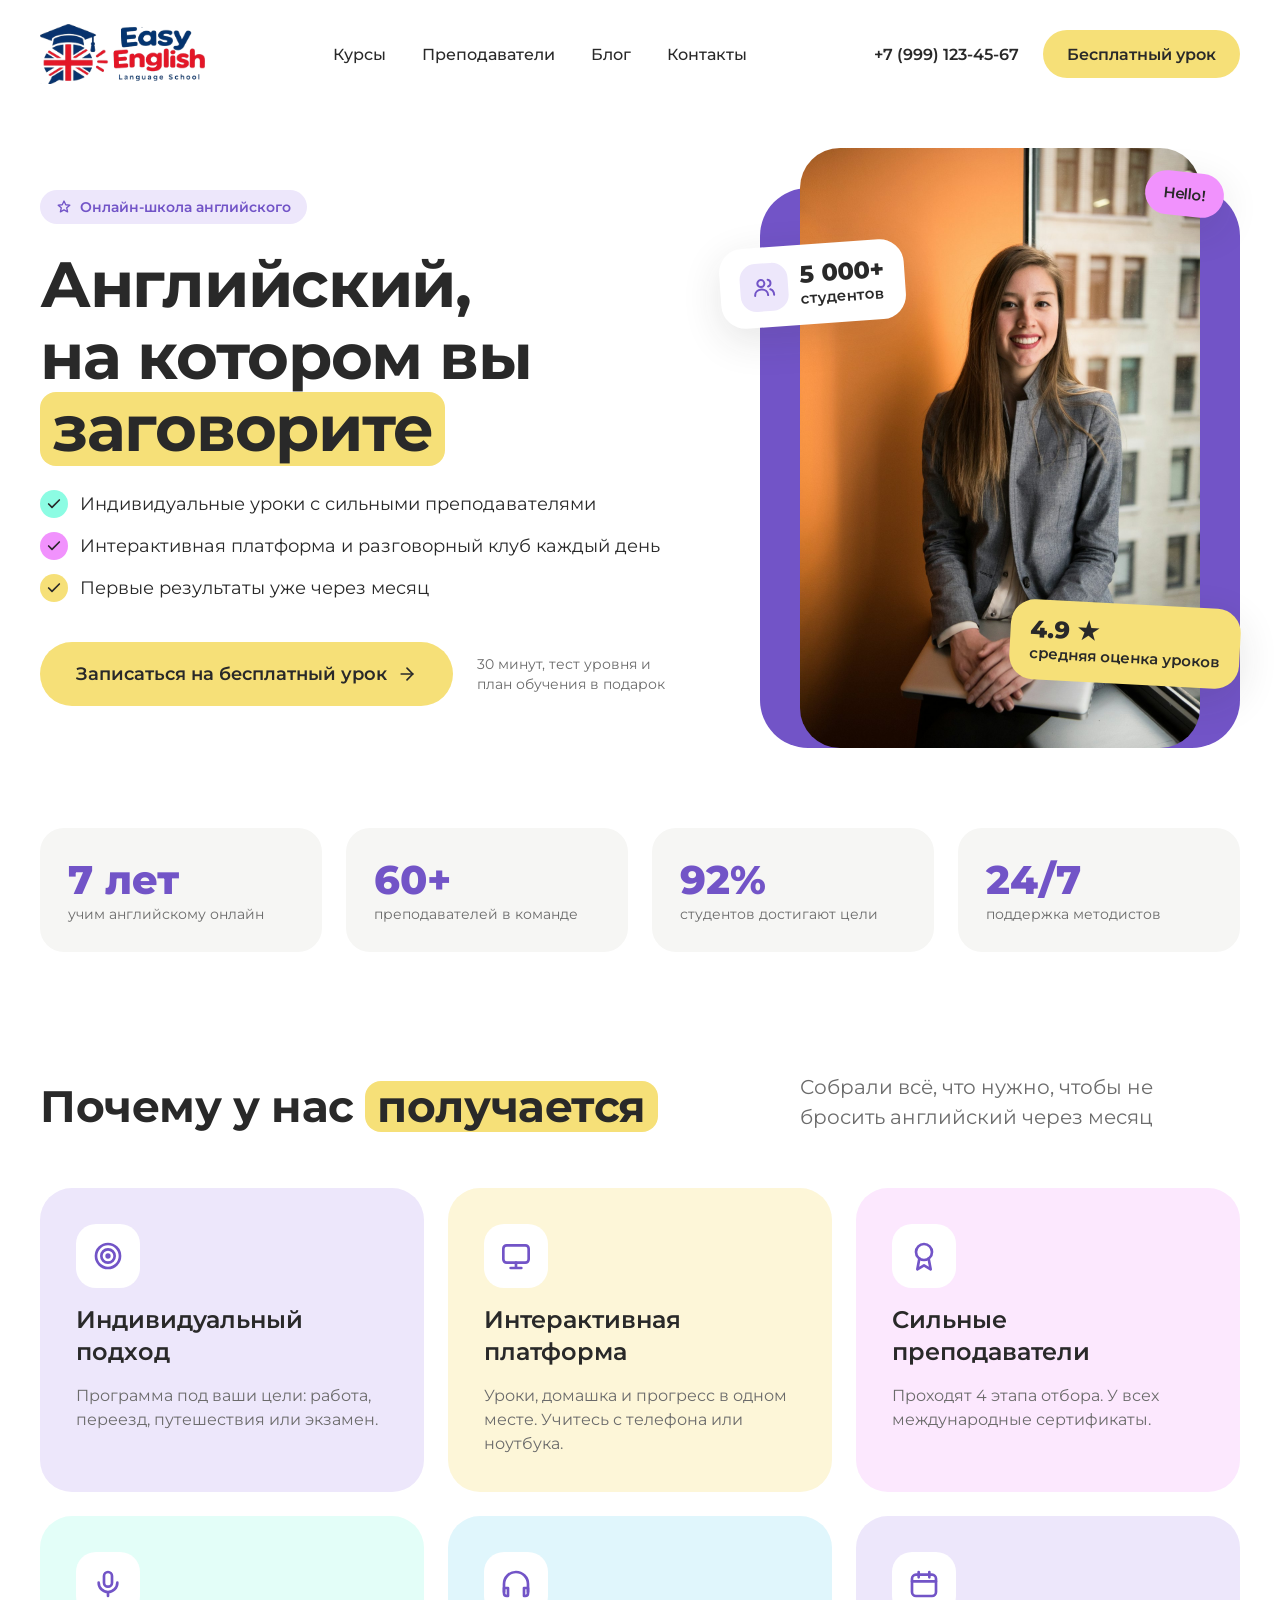
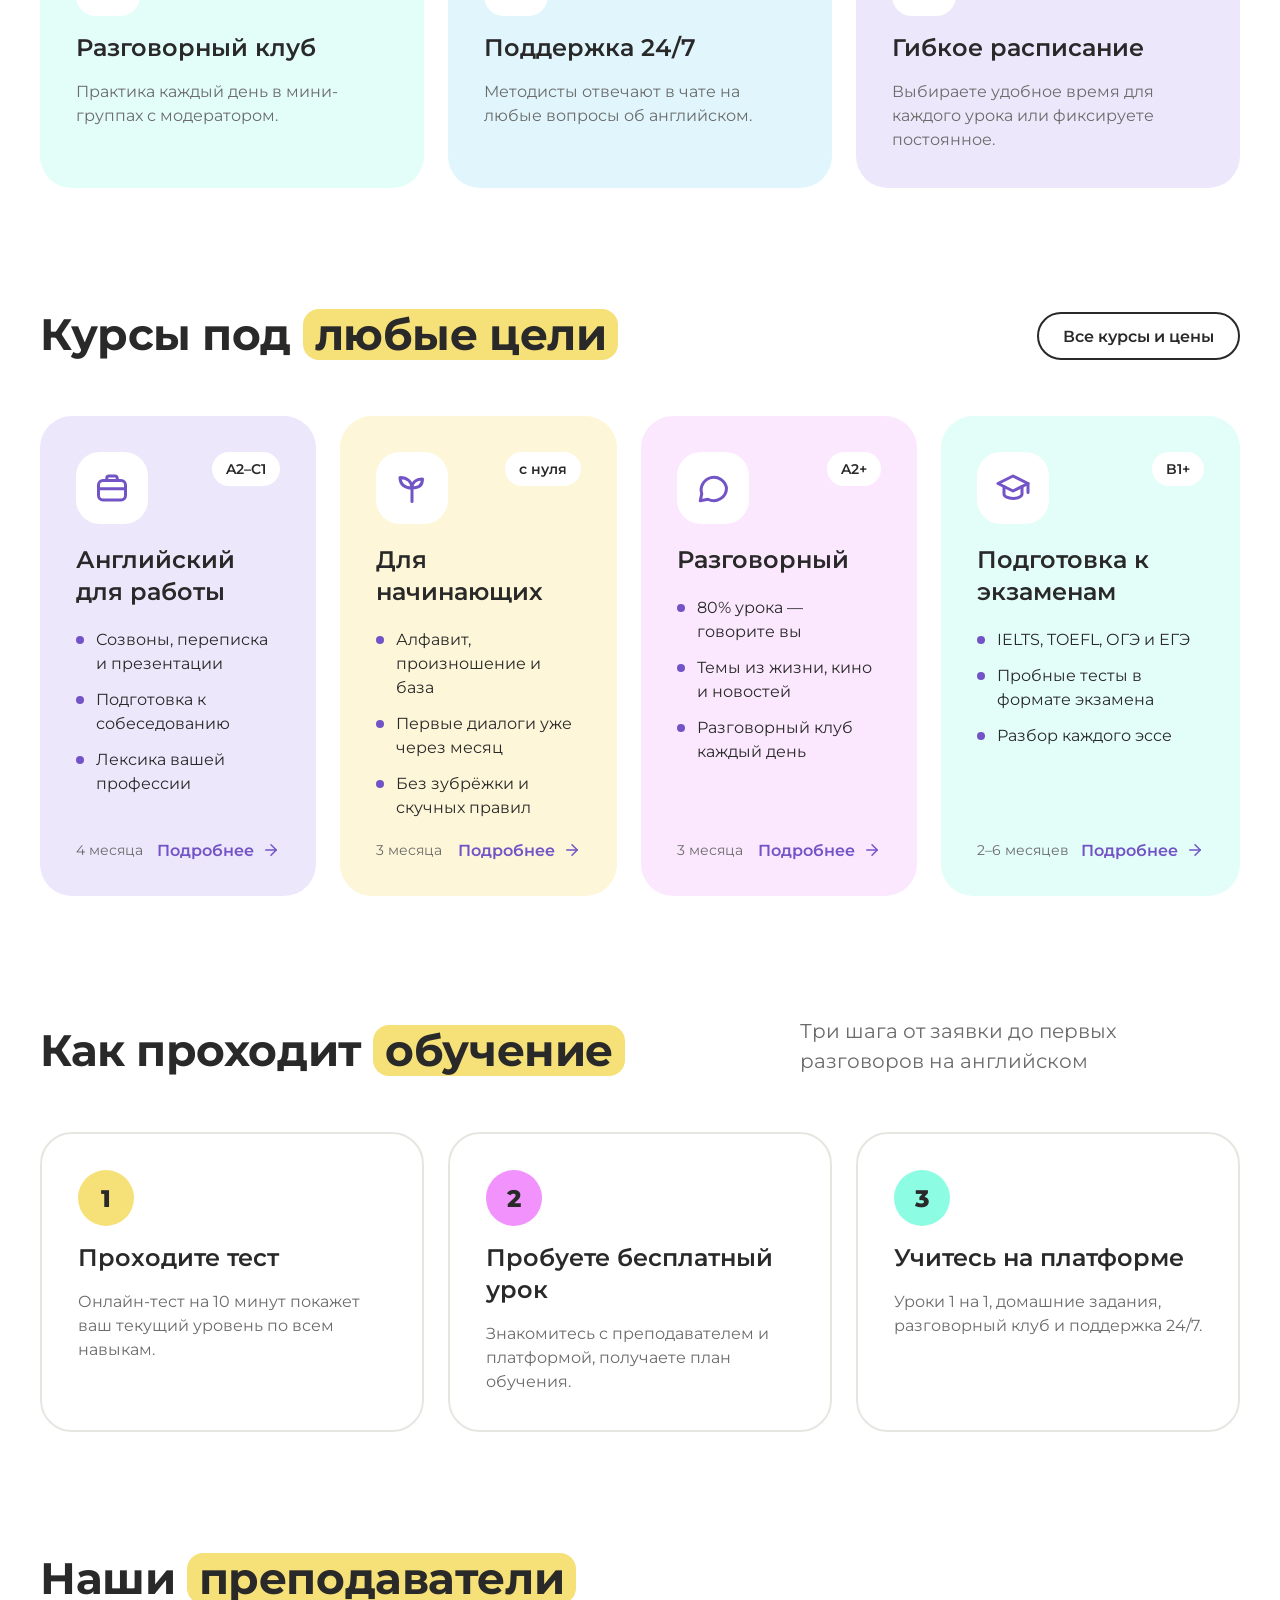
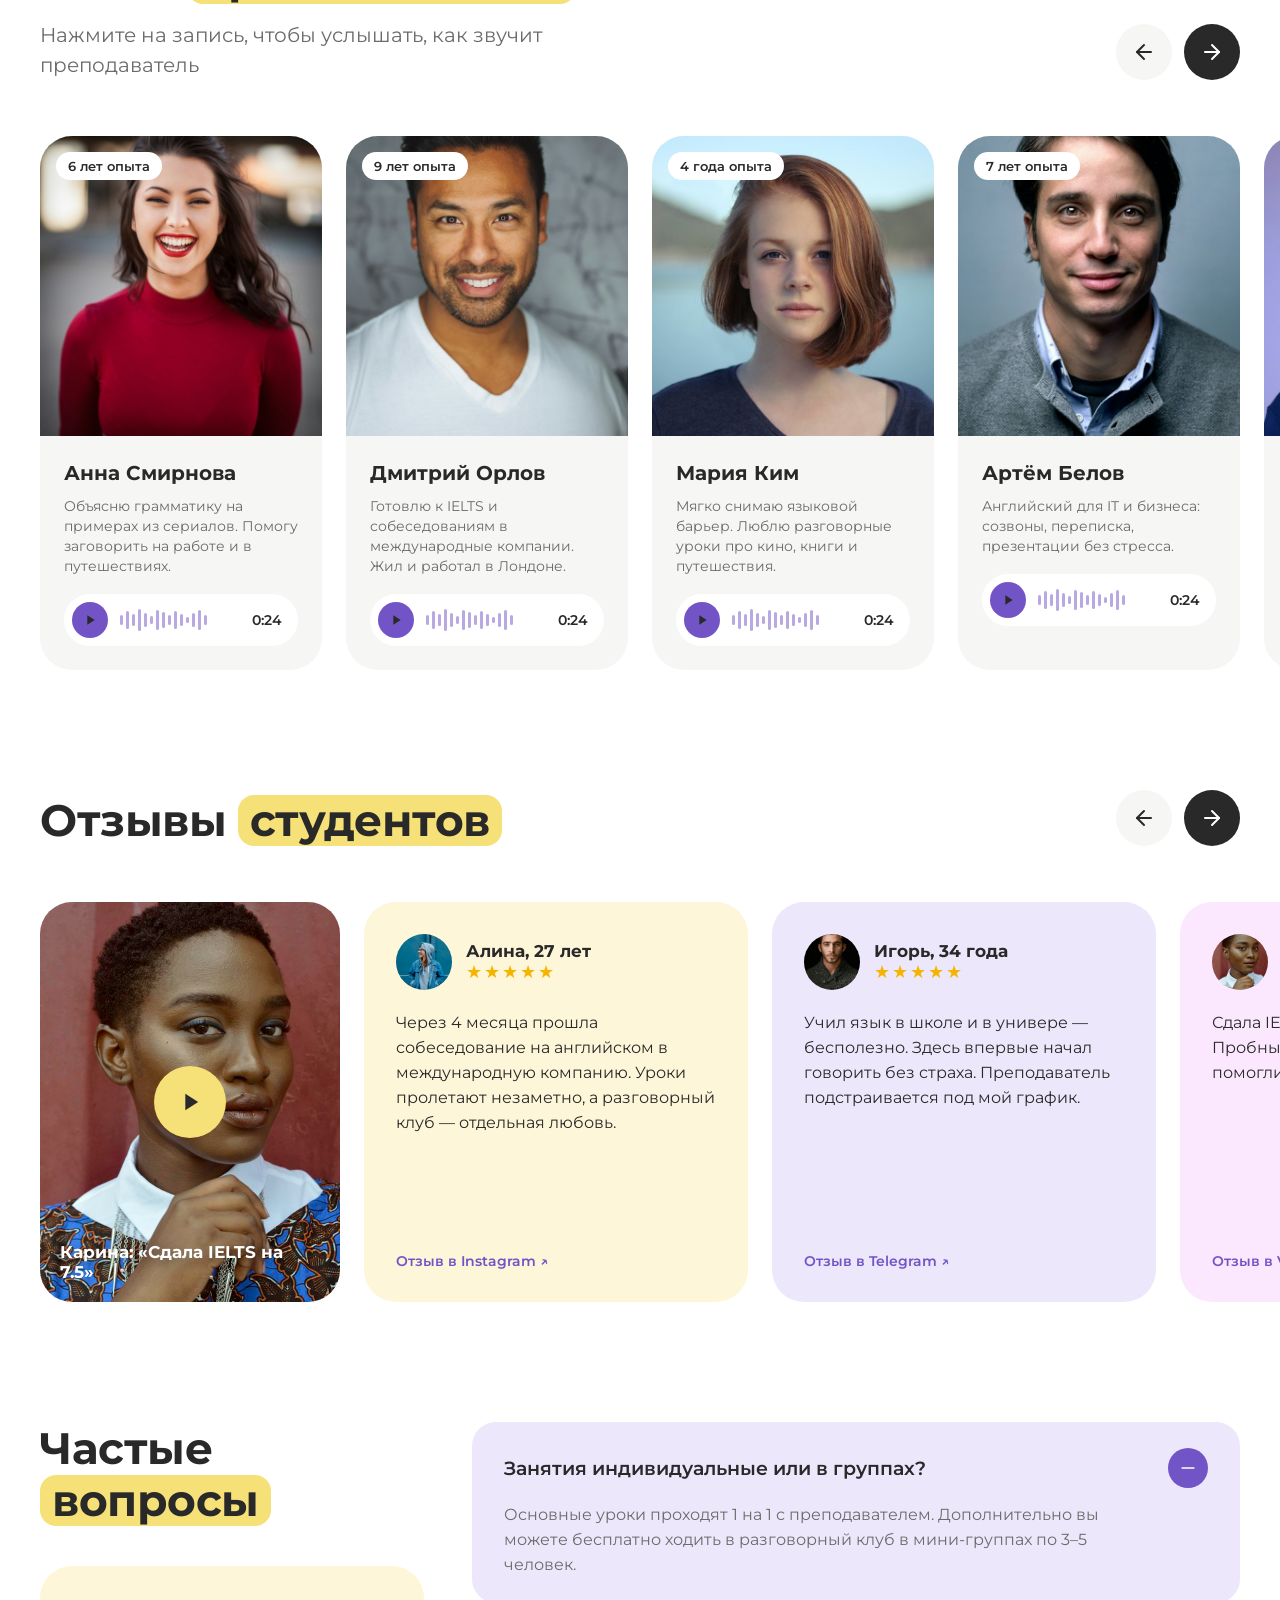
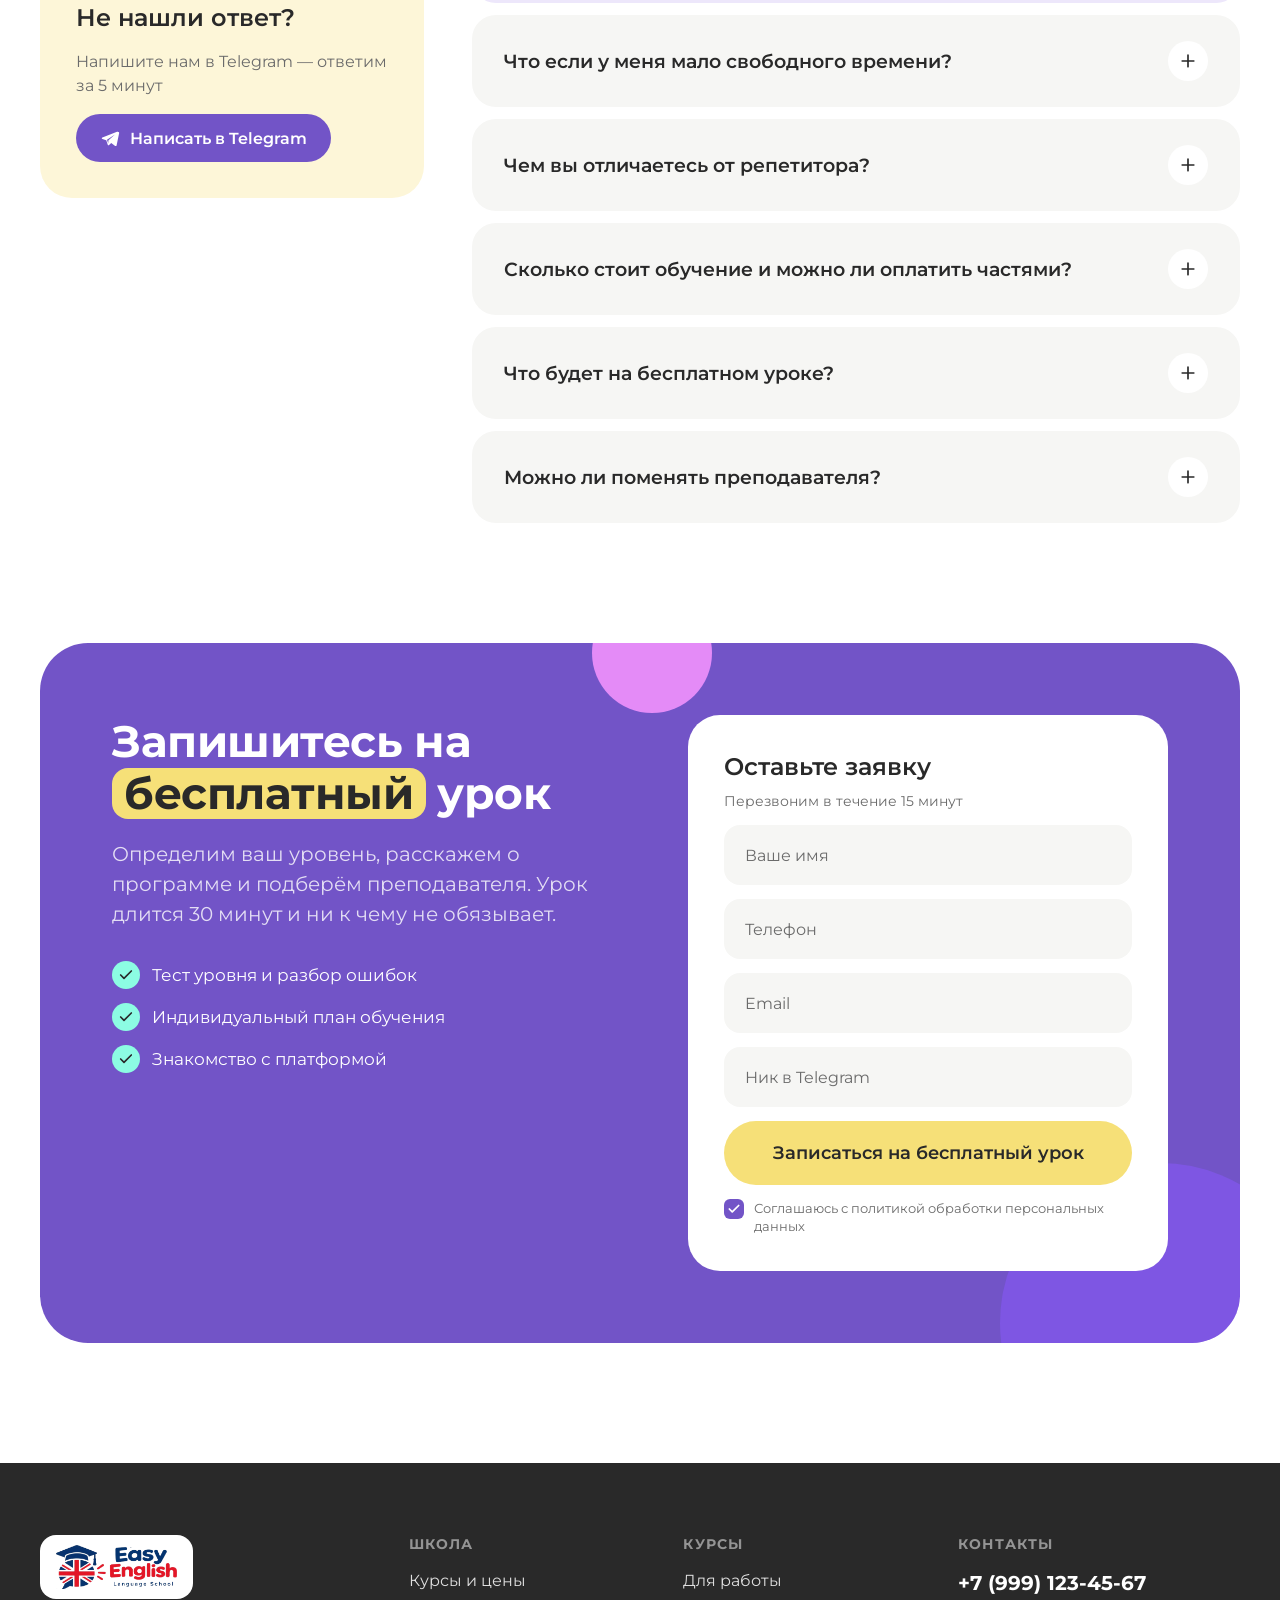
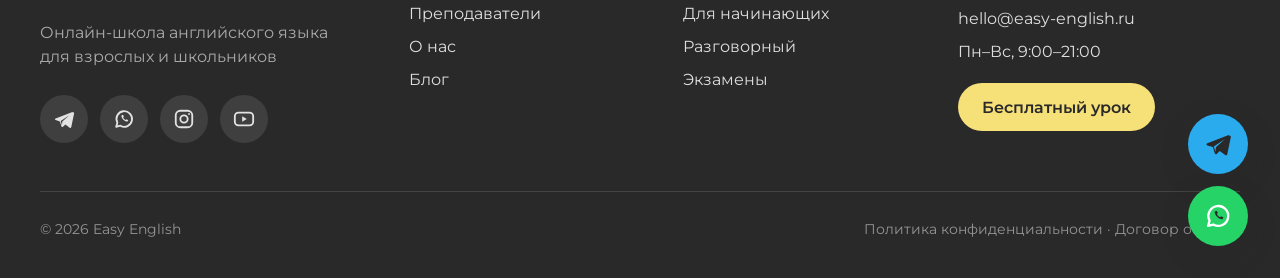
<file: index.html>
<!doctype html>
<html lang="ru">
<head>
<meta charset="utf-8">
<meta name="viewport" content="width=device-width, initial-scale=1">
<title>Главная — Easy English</title>
<link rel="preconnect" href="https://fonts.googleapis.com">
<link rel="stylesheet" href="https://fonts.googleapis.com/css2?family=Montserrat:wght@400;500;600;700;800&display=swap">
<link rel="stylesheet" href="styles.css">
</head>
<body>
<div class="page">

<header class="hdr">
  <div class="container">
    <a class="logo" href="index.html"><img class="logo-img" src="img/logo_h.png" alt="Easy English — Language School"></a>
    <nav class="nav"><a href="courses.html">Курсы</a><a href="about.html">Преподаватели</a><a href="blog.html">Блог</a><a href="#contacts">Контакты</a></nav>
    <div class="hdr-right">
      <a class="hdr-phone" href="tel:+79991234567">+7 (999) 123-45-67</a>
      <a class="btn btn-primary btn-sm" href="#lead">Бесплатный урок</a>
      <span class="burger"><svg class="icon" width="24" height="24" viewBox="0 0 24 24" fill="none" stroke="currentColor" stroke-width="2" stroke-linecap="round" stroke-linejoin="round" style="width:24px;height:24px"><path d="M4 7h16M4 12h16M4 17h16"/></svg></span>
    </div>
  </div>
</header>

<section class="hero">
  <div class="container hero-grid">
    <div>
      <span class="tag"><svg class="icon" width="16" height="16" viewBox="0 0 24 24" fill="none" stroke="currentColor" stroke-width="2" stroke-linecap="round" stroke-linejoin="round" style="width:16px;height:16px"><path d="m12 3 2.6 5.6 6.1.6-4.6 4.1 1.3 6L12 16.2 6.6 19.3l1.3-6-4.6-4.1 6.1-.6z"/></svg>Онлайн-школа английского</span>
      <h1 class="h1 hero-title">Английский, <br>на котором вы <span class="mark">заговорите</span></h1>
      <ul class="hero-points">
        <li><span class="check" style="background:var(--mint)"><svg class="icon" width="16" height="16" viewBox="0 0 24 24" fill="none" stroke="#292929" stroke-width="2.5" stroke-linecap="round" stroke-linejoin="round" style="width:16px;height:16px"><path d="M20 6 9 17l-5-5"/></svg></span>Индивидуальные уроки с сильными преподавателями</li>
        <li><span class="check" style="background:var(--pink)"><svg class="icon" width="16" height="16" viewBox="0 0 24 24" fill="none" stroke="#292929" stroke-width="2.5" stroke-linecap="round" stroke-linejoin="round" style="width:16px;height:16px"><path d="M20 6 9 17l-5-5"/></svg></span>Интерактивная платформа и разговорный клуб каждый день</li>
        <li><span class="check" style="background:var(--yellow)"><svg class="icon" width="16" height="16" viewBox="0 0 24 24" fill="none" stroke="#292929" stroke-width="2.5" stroke-linecap="round" stroke-linejoin="round" style="width:16px;height:16px"><path d="M20 6 9 17l-5-5"/></svg></span>Первые результаты уже через месяц</li>
      </ul>
      <div class="hero-cta">
        <a class="btn btn-primary" href="#lead">Записаться на бесплатный урок <svg class="icon" width="20" height="20" viewBox="0 0 24 24" fill="none" stroke="currentColor" stroke-width="2" stroke-linecap="round" stroke-linejoin="round" style="width:20px;height:20px"><path d="M5 12h14"/><path d="m12 5 7 7-7 7"/></svg></a>
        <span class="small">30 минут, тест уровня и план обучения в подарок</span>
      </div>
    </div>
    <div class="hero-visual">
      <div class="hero-blob"></div>
      <div class="hero-photo"><img src="img/hero.jpg" alt=""></div>
      <div class="sticker sticker-1"><span class="sticker-ico"><svg class="icon" width="24" height="24" viewBox="0 0 24 24" fill="none" stroke="#7254c7" stroke-width="2" stroke-linecap="round" stroke-linejoin="round" style="width:24px;height:24px"><circle cx="9" cy="8" r="3.5"/><path d="M2.5 20c0-3.6 2.9-6 6.5-6s6.5 2.4 6.5 6"/><path d="M16 4.6a3.5 3.5 0 0 1 0 6.8M18 14.3c2.1.7 3.5 2.8 3.5 5.7"/></svg></span><span><b>5 000+</b>студентов</span></div>
      <div class="sticker sticker-2"><span><b>4.9 ★</b>средняя оценка уроков</span></div>
      <div class="sticker sticker-3">Hello!</div>
    </div>
  </div>
  <div class="container">
    <div class="stats">
      <div class="stat"><b>7 лет</b><span class="small">учим английскому онлайн</span></div>
      <div class="stat"><b>60+</b><span class="small">преподавателей в команде</span></div>
      <div class="stat"><b>92%</b><span class="small">студентов достигают цели</span></div>
      <div class="stat"><b>24/7</b><span class="small">поддержка методистов</span></div>
    </div>
  </div>
</section>

<section class="section">
  <div class="container">
    <div class="section-head">
      <h2 class="h2">Почему у нас <span class="mark">получается</span></h2>
      <p class="lead">Собрали всё, что нужно, чтобы не бросить английский через месяц</p>
    </div>
    <div class="grid-3">
      
      <div class="card bg-violet">
        <span class="feat-ico"><svg class="icon" width="32" height="32" viewBox="0 0 24 24" fill="none" stroke="#7254c7" stroke-width="2" stroke-linecap="round" stroke-linejoin="round" style="width:32px;height:32px"><circle cx="12" cy="12" r="9"/><circle cx="12" cy="12" r="5"/><circle cx="12" cy="12" r="1" fill="currentColor"/></svg></span>
        <div class="h3">Индивидуальный подход</div>
        <p class="small" style="font-size:16px;line-height:24px">Программа под ваши цели: работа, переезд, путешествия или экзамен.</p>
      </div>
      <div class="card bg-yellow">
        <span class="feat-ico"><svg class="icon" width="32" height="32" viewBox="0 0 24 24" fill="none" stroke="#7254c7" stroke-width="2" stroke-linecap="round" stroke-linejoin="round" style="width:32px;height:32px"><rect x="2.5" y="4" width="19" height="13" rx="2.5"/><path d="M8 21h8M12 17v4"/></svg></span>
        <div class="h3">Интерактивная платформа</div>
        <p class="small" style="font-size:16px;line-height:24px">Уроки, домашка и прогресс в одном месте. Учитесь с телефона или ноутбука.</p>
      </div>
      <div class="card bg-pink">
        <span class="feat-ico"><svg class="icon" width="32" height="32" viewBox="0 0 24 24" fill="none" stroke="#7254c7" stroke-width="2" stroke-linecap="round" stroke-linejoin="round" style="width:32px;height:32px"><circle cx="12" cy="9" r="6"/><path d="m8.5 14-1.5 8 5-3 5 3-1.5-8"/></svg></span>
        <div class="h3">Сильные преподаватели</div>
        <p class="small" style="font-size:16px;line-height:24px">Проходят 4 этапа отбора. У всех международные сертификаты.</p>
      </div>
      <div class="card bg-mint">
        <span class="feat-ico"><svg class="icon" width="32" height="32" viewBox="0 0 24 24" fill="none" stroke="#7254c7" stroke-width="2" stroke-linecap="round" stroke-linejoin="round" style="width:32px;height:32px"><rect x="9" y="3" width="6" height="11" rx="3"/><path d="M5 11a7 7 0 0 0 14 0M12 18v3"/></svg></span>
        <div class="h3">Разговорный клуб</div>
        <p class="small" style="font-size:16px;line-height:24px">Практика каждый день в мини-группах с модератором.</p>
      </div>
      <div class="card bg-cyan">
        <span class="feat-ico"><svg class="icon" width="32" height="32" viewBox="0 0 24 24" fill="none" stroke="#7254c7" stroke-width="2" stroke-linecap="round" stroke-linejoin="round" style="width:32px;height:32px"><path d="M3 18v-6a9 9 0 0 1 18 0v6"/><path d="M21 19a2 2 0 0 1-2 2h-1v-6h3zM3 19a2 2 0 0 0 2 2h1v-6H3z"/></svg></span>
        <div class="h3">Поддержка 24/7</div>
        <p class="small" style="font-size:16px;line-height:24px">Методисты отвечают в чате на любые вопросы об английском.</p>
      </div>
      <div class="card bg-violet">
        <span class="feat-ico"><svg class="icon" width="32" height="32" viewBox="0 0 24 24" fill="none" stroke="#7254c7" stroke-width="2" stroke-linecap="round" stroke-linejoin="round" style="width:32px;height:32px"><rect x="3" y="5" width="18" height="16" rx="3"/><path d="M3 10h18M8 3v4M16 3v4"/></svg></span>
        <div class="h3">Гибкое расписание</div>
        <p class="small" style="font-size:16px;line-height:24px">Выбираете удобное время для каждого урока или фиксируете постоянное.</p>
      </div>
    </div>
  </div>
</section>

<section class="section">
  <div class="container">
    <div class="section-head">
      <h2 class="h2">Курсы под <span class="mark">любые цели</span></h2>
      <a class="btn btn-outline btn-sm hide-m" href="courses.html">Все курсы и цены</a>
    </div>
    <div class="grid-4">
      
      <div class="course bg-violet">
        <div class="course-top"><span class="course-emoji"><svg class="icon" width="36" height="36" viewBox="0 0 24 24" fill="none" stroke="#7254c7" stroke-width="2" stroke-linecap="round" stroke-linejoin="round" style="width:36px;height:36px"><rect x="3" y="7" width="18" height="13" rx="3"/><path d="M8.5 7V5.5A1.5 1.5 0 0 1 10 4h4a1.5 1.5 0 0 1 1.5 1.5V7M3 12.5h18"/></svg></span><span class="course-level">A2–C1</span></div>
        <div class="h3">Английский для работы</div>
        <ul class="bullets"><li>Созвоны, переписка и презентации</li><li>Подготовка к собеседованию</li><li>Лексика вашей профессии</li></ul>
        <div class="course-foot"><span class="small">4 месяца</span><a class="btn-text" href="courses.html">Подробнее <svg class="icon" width="18" height="18" viewBox="0 0 24 24" fill="none" stroke="currentColor" stroke-width="2" stroke-linecap="round" stroke-linejoin="round" style="width:18px;height:18px"><path d="M5 12h14"/><path d="m12 5 7 7-7 7"/></svg></a></div>
      </div>
      <div class="course bg-yellow">
        <div class="course-top"><span class="course-emoji"><svg class="icon" width="36" height="36" viewBox="0 0 24 24" fill="none" stroke="#7254c7" stroke-width="2" stroke-linecap="round" stroke-linejoin="round" style="width:36px;height:36px"><path d="M12 21v-9"/><path d="M12 12c0-4-3-7-8-7 0 4.5 3 7 8 7zM12 12c0-3.5 2.5-6 7-6 0 4-2.5 6-7 6z"/></svg></span><span class="course-level">с нуля</span></div>
        <div class="h3">Для начинающих</div>
        <ul class="bullets"><li>Алфавит, произношение и база</li><li>Первые диалоги уже через месяц</li><li>Без зубрёжки и скучных правил</li></ul>
        <div class="course-foot"><span class="small">3 месяца</span><a class="btn-text" href="courses.html">Подробнее <svg class="icon" width="18" height="18" viewBox="0 0 24 24" fill="none" stroke="currentColor" stroke-width="2" stroke-linecap="round" stroke-linejoin="round" style="width:18px;height:18px"><path d="M5 12h14"/><path d="m12 5 7 7-7 7"/></svg></a></div>
      </div>
      <div class="course bg-pink">
        <div class="course-top"><span class="course-emoji"><svg class="icon" width="36" height="36" viewBox="0 0 24 24" fill="none" stroke="#7254c7" stroke-width="2" stroke-linecap="round" stroke-linejoin="round" style="width:36px;height:36px"><path d="M21 12a8.5 8.5 0 0 1-12.4 7.5L3.5 20.5l1-4.6A8.5 8.5 0 1 1 21 12z"/></svg></span><span class="course-level">A2+</span></div>
        <div class="h3">Разговорный</div>
        <ul class="bullets"><li>80% урока — говорите вы</li><li>Темы из жизни, кино и новостей</li><li>Разговорный клуб каждый день</li></ul>
        <div class="course-foot"><span class="small">3 месяца</span><a class="btn-text" href="courses.html">Подробнее <svg class="icon" width="18" height="18" viewBox="0 0 24 24" fill="none" stroke="currentColor" stroke-width="2" stroke-linecap="round" stroke-linejoin="round" style="width:18px;height:18px"><path d="M5 12h14"/><path d="m12 5 7 7-7 7"/></svg></a></div>
      </div>
      <div class="course bg-mint">
        <div class="course-top"><span class="course-emoji"><svg class="icon" width="36" height="36" viewBox="0 0 24 24" fill="none" stroke="#7254c7" stroke-width="2" stroke-linecap="round" stroke-linejoin="round" style="width:36px;height:36px"><path d="m2 9 10-5 10 5-10 5z"/><path d="M6 11v5c0 1.7 2.7 3 6 3s6-1.3 6-3v-5M22 9v6"/></svg></span><span class="course-level">B1+</span></div>
        <div class="h3">Подготовка к экзаменам</div>
        <ul class="bullets"><li>IELTS, TOEFL, ОГЭ и ЕГЭ</li><li>Пробные тесты в формате экзамена</li><li>Разбор каждого эссе</li></ul>
        <div class="course-foot"><span class="small">2–6 месяцев</span><a class="btn-text" href="courses.html">Подробнее <svg class="icon" width="18" height="18" viewBox="0 0 24 24" fill="none" stroke="currentColor" stroke-width="2" stroke-linecap="round" stroke-linejoin="round" style="width:18px;height:18px"><path d="M5 12h14"/><path d="m12 5 7 7-7 7"/></svg></a></div>
      </div>
    </div>
  </div>
</section>

<section class="section">
  <div class="container">
    <div class="section-head">
      <h2 class="h2">Как проходит <span class="mark">обучение</span></h2>
      <p class="lead">Три шага от заявки до первых разговоров на английском</p>
    </div>
    <div class="steps">
      <div class="step"><span class="step-num">1</span><div class="h3">Проходите тест</div><p class="small" style="font-size:16px;line-height:24px">Онлайн-тест на 10 минут покажет ваш текущий уровень по всем навыкам.</p></div>
      <div class="step"><span class="step-num">2</span><div class="h3">Пробуете бесплатный урок</div><p class="small" style="font-size:16px;line-height:24px">Знакомитесь с преподавателем и платформой, получаете план обучения.</p></div>
      <div class="step"><span class="step-num">3</span><div class="h3">Учитесь на платформе</div><p class="small" style="font-size:16px;line-height:24px">Уроки 1 на 1, домашние задания, разговорный клуб и поддержка 24/7.</p></div>
    </div>
  </div>
</section>

<section class="section">
  <div class="container">
    <div class="section-head">
      <div>
        <h2 class="h2">Наши <span class="mark">преподаватели</span></h2>
        <p class="lead" style="margin-top:16px;max-width:560px">Нажмите на запись, чтобы услышать, как звучит преподаватель</p>
      </div>
      <div class="slider-nav"><span class="arrow-btn"><svg class="icon" width="24" height="24" viewBox="0 0 24 24" fill="none" stroke="currentColor" stroke-width="2" stroke-linecap="round" stroke-linejoin="round" style="width:24px;height:24px"><path d="M19 12H5"/><path d="m12 19-7-7 7-7"/></svg></span><span class="arrow-btn dark"><svg class="icon" width="24" height="24" viewBox="0 0 24 24" fill="none" stroke="#fff" stroke-width="2" stroke-linecap="round" stroke-linejoin="round" style="width:24px;height:24px"><path d="M5 12h14"/><path d="m12 5 7 7-7 7"/></svg></span></div>
    </div>
    <div class="slider-row">
<div class="teacher">
  <div class="teacher-photo"><img src="img/t1.jpg" alt=""><span class="teacher-exp">6 лет опыта</span></div>
  <div class="teacher-body">
    <div class="teacher-name">Анна Смирнова</div>
    
    <p class="small">Объясню грамматику на примерах из сериалов. Помогу заговорить на работе и в путешествиях.</p>
    <div class="audio"><span class="audio-play"><svg class="icon" width="16" height="16" viewBox="0 0 24 24" fill="none" stroke="#fff" stroke-width="2" stroke-linecap="round" stroke-linejoin="round" style="width:16px;height:16px"><path d="M8 5v14l11-7z" fill="currentColor" stroke="none"/></svg></span><span class="wave"><i style="height:10px"></i><i style="height:18px"></i><i style="height:12px"></i><i style="height:22px"></i><i style="height:14px"></i><i style="height:8px"></i><i style="height:20px"></i><i style="height:16px"></i><i style="height:10px"></i><i style="height:18px"></i><i style="height:12px"></i><i style="height:6px"></i><i style="height:14px"></i><i style="height:20px"></i><i style="height:10px"></i></span>0:24</div>
  </div>
</div>
<div class="teacher">
  <div class="teacher-photo"><img src="img/t2.jpg" alt=""><span class="teacher-exp">9 лет опыта</span></div>
  <div class="teacher-body">
    <div class="teacher-name">Дмитрий Орлов</div>
    
    <p class="small">Готовлю к IELTS и собеседованиям в международные компании. Жил и работал в Лондоне.</p>
    <div class="audio"><span class="audio-play"><svg class="icon" width="16" height="16" viewBox="0 0 24 24" fill="none" stroke="#fff" stroke-width="2" stroke-linecap="round" stroke-linejoin="round" style="width:16px;height:16px"><path d="M8 5v14l11-7z" fill="currentColor" stroke="none"/></svg></span><span class="wave"><i style="height:10px"></i><i style="height:18px"></i><i style="height:12px"></i><i style="height:22px"></i><i style="height:14px"></i><i style="height:8px"></i><i style="height:20px"></i><i style="height:16px"></i><i style="height:10px"></i><i style="height:18px"></i><i style="height:12px"></i><i style="height:6px"></i><i style="height:14px"></i><i style="height:20px"></i><i style="height:10px"></i></span>0:24</div>
  </div>
</div>
<div class="teacher">
  <div class="teacher-photo"><img src="img/t3.jpg" alt=""><span class="teacher-exp">4 года опыта</span></div>
  <div class="teacher-body">
    <div class="teacher-name">Мария Ким</div>
    
    <p class="small">Мягко снимаю языковой барьер. Люблю разговорные уроки про кино, книги и путешествия.</p>
    <div class="audio"><span class="audio-play"><svg class="icon" width="16" height="16" viewBox="0 0 24 24" fill="none" stroke="#fff" stroke-width="2" stroke-linecap="round" stroke-linejoin="round" style="width:16px;height:16px"><path d="M8 5v14l11-7z" fill="currentColor" stroke="none"/></svg></span><span class="wave"><i style="height:10px"></i><i style="height:18px"></i><i style="height:12px"></i><i style="height:22px"></i><i style="height:14px"></i><i style="height:8px"></i><i style="height:20px"></i><i style="height:16px"></i><i style="height:10px"></i><i style="height:18px"></i><i style="height:12px"></i><i style="height:6px"></i><i style="height:14px"></i><i style="height:20px"></i><i style="height:10px"></i></span>0:24</div>
  </div>
</div>
<div class="teacher">
  <div class="teacher-photo"><img src="img/t4.jpg" alt=""><span class="teacher-exp">7 лет опыта</span></div>
  <div class="teacher-body">
    <div class="teacher-name">Артём Белов</div>
    
    <p class="small">Английский для IT и бизнеса: созвоны, переписка, презентации без стресса.</p>
    <div class="audio"><span class="audio-play"><svg class="icon" width="16" height="16" viewBox="0 0 24 24" fill="none" stroke="#fff" stroke-width="2" stroke-linecap="round" stroke-linejoin="round" style="width:16px;height:16px"><path d="M8 5v14l11-7z" fill="currentColor" stroke="none"/></svg></span><span class="wave"><i style="height:10px"></i><i style="height:18px"></i><i style="height:12px"></i><i style="height:22px"></i><i style="height:14px"></i><i style="height:8px"></i><i style="height:20px"></i><i style="height:16px"></i><i style="height:10px"></i><i style="height:18px"></i><i style="height:12px"></i><i style="height:6px"></i><i style="height:14px"></i><i style="height:20px"></i><i style="height:10px"></i></span>0:24</div>
  </div>
</div>
<div class="teacher">
  <div class="teacher-photo"><img src="img/t5.jpg" alt=""><span class="teacher-exp">5 лет опыта</span></div>
  <div class="teacher-body">
    <div class="teacher-name">Елена Васильева</div>
    
    <p class="small">Занимаюсь со школьниками и взрослыми с нуля. Терпеливо и по шагам.</p>
    <div class="audio"><span class="audio-play"><svg class="icon" width="16" height="16" viewBox="0 0 24 24" fill="none" stroke="#fff" stroke-width="2" stroke-linecap="round" stroke-linejoin="round" style="width:16px;height:16px"><path d="M8 5v14l11-7z" fill="currentColor" stroke="none"/></svg></span><span class="wave"><i style="height:10px"></i><i style="height:18px"></i><i style="height:12px"></i><i style="height:22px"></i><i style="height:14px"></i><i style="height:8px"></i><i style="height:20px"></i><i style="height:16px"></i><i style="height:10px"></i><i style="height:18px"></i><i style="height:12px"></i><i style="height:6px"></i><i style="height:14px"></i><i style="height:20px"></i><i style="height:10px"></i></span>0:24</div>
  </div>
</div></div>
  </div>
</section>

<section class="section">
  <div class="container">
    <div class="section-head">
      <h2 class="h2">Отзывы <span class="mark">студентов</span></h2>
      <div class="slider-nav"><span class="arrow-btn"><svg class="icon" width="24" height="24" viewBox="0 0 24 24" fill="none" stroke="currentColor" stroke-width="2" stroke-linecap="round" stroke-linejoin="round" style="width:24px;height:24px"><path d="M19 12H5"/><path d="m12 19-7-7 7-7"/></svg></span><span class="arrow-btn dark"><svg class="icon" width="24" height="24" viewBox="0 0 24 24" fill="none" stroke="#fff" stroke-width="2" stroke-linecap="round" stroke-linejoin="round" style="width:24px;height:24px"><path d="M5 12h14"/><path d="m12 5 7 7-7 7"/></svg></span></div>
    </div>
    <div class="slider-row">
      <div class="video-review"><img src="img/r3.jpg" alt=""><span class="play"><svg class="icon" width="28" height="28" viewBox="0 0 24 24" fill="none" stroke="currentColor" stroke-width="2" stroke-linecap="round" stroke-linejoin="round" style="width:28px;height:28px"><path d="M8 5v14l11-7z" fill="currentColor" stroke="none"/></svg></span><span class="cap">Карина: «Сдала IELTS на 7.5»</span></div>
      
      <div class="review bg-yellow">
        <div class="review-head"><span class="avatar"><img src="img/r1.jpg" alt=""></span><div><div class="review-name">Алина, 27 лет</div><div class="stars">★★★★★</div></div></div>
        <p class="review-text">Через 4 месяца прошла собеседование на английском в международную компанию. Уроки пролетают незаметно, а разговорный клуб — отдельная любовь.</p>
        <a class="review-src">Отзыв в Instagram ↗</a>
      </div>
      <div class="review bg-violet">
        <div class="review-head"><span class="avatar"><img src="img/r2.jpg" alt=""></span><div><div class="review-name">Игорь, 34 года</div><div class="stars">★★★★★</div></div></div>
        <p class="review-text">Учил язык в школе и в универе — бесполезно. Здесь впервые начал говорить без страха. Преподаватель подстраивается под мой график.</p>
        <a class="review-src">Отзыв в Telegram ↗</a>
      </div>
      <div class="review bg-pink">
        <div class="review-head"><span class="avatar"><img src="img/r3.jpg" alt=""></span><div><div class="review-name">Карина, 22 года</div><div class="stars">★★★★★</div></div></div>
        <p class="review-text">Сдала IELTS на 7.5 с первого раза. Пробные тесты и разбор эссе очень помогли понять, где я теряю баллы.</p>
        <a class="review-src">Отзыв в VK ↗</a>
      </div>
    </div>
  </div>
</section>

<section class="section">
  <div class="container">
    <div class="faq-wrap">
      <div>
        <h2 class="h2">Частые <span class="mark">вопросы</span></h2>
        <div class="faq-help hide-m" style="margin-top:40px">
          <div class="h3">Не нашли ответ?</div>
          <p class="small" style="font-size:16px;line-height:24px">Напишите нам в Telegram — ответим за 5 минут</p>
          <a class="btn btn-violet btn-sm" style="align-self:flex-start"><svg class="icon" width="20" height="20" viewBox="0 0 24 24" fill="none" stroke="currentColor" stroke-width="2" stroke-linecap="round" stroke-linejoin="round" style="width:20px;height:20px"><path d="M21.2 4.3 2.9 11.4c-1 .4-1 1.5 0 1.8l4.6 1.4 1.8 5.5c.2.7 1.1.9 1.6.4l2.6-2.4 4.7 3.4c.6.5 1.5.1 1.7-.6l3.1-14.8c.2-.9-.7-1.6-1.8-1.3zm-11 10.5-.4 3.9-1.4-4.6 9.6-6.3z" fill="currentColor" stroke="none"/></svg>Написать в Telegram</a>
        </div>
      </div>
      <div class="faq">
        
        <div class="faq-item open">
          <div class="faq-q">Занятия индивидуальные или в группах?<span class="faq-toggle"><svg class="icon" width="20" height="20" viewBox="0 0 24 24" fill="none" stroke="#fff" stroke-width="2" stroke-linecap="round" stroke-linejoin="round" style="width:20px;height:20px"><path d="M5 12h14"/></svg></span></div>
          <p class="faq-a">Основные уроки проходят 1 на 1 с преподавателем. Дополнительно вы можете бесплатно ходить в разговорный клуб в мини-группах по 3–5 человек.</p>
        </div>
        <div class="faq-item">
          <div class="faq-q">Что если у меня мало свободного времени?<span class="faq-toggle"><svg class="icon" width="20" height="20" viewBox="0 0 24 24" fill="none" stroke="#292929" stroke-width="2" stroke-linecap="round" stroke-linejoin="round" style="width:20px;height:20px"><path d="M12 5v14M5 12h14"/></svg></span></div>
          
        </div>
        <div class="faq-item">
          <div class="faq-q">Чем вы отличаетесь от репетитора?<span class="faq-toggle"><svg class="icon" width="20" height="20" viewBox="0 0 24 24" fill="none" stroke="#292929" stroke-width="2" stroke-linecap="round" stroke-linejoin="round" style="width:20px;height:20px"><path d="M12 5v14M5 12h14"/></svg></span></div>
          
        </div>
        <div class="faq-item">
          <div class="faq-q">Сколько стоит обучение и можно ли оплатить частями?<span class="faq-toggle"><svg class="icon" width="20" height="20" viewBox="0 0 24 24" fill="none" stroke="#292929" stroke-width="2" stroke-linecap="round" stroke-linejoin="round" style="width:20px;height:20px"><path d="M12 5v14M5 12h14"/></svg></span></div>
          
        </div>
        <div class="faq-item">
          <div class="faq-q">Что будет на бесплатном уроке?<span class="faq-toggle"><svg class="icon" width="20" height="20" viewBox="0 0 24 24" fill="none" stroke="#292929" stroke-width="2" stroke-linecap="round" stroke-linejoin="round" style="width:20px;height:20px"><path d="M12 5v14M5 12h14"/></svg></span></div>
          
        </div>
        <div class="faq-item">
          <div class="faq-q">Можно ли поменять преподавателя?<span class="faq-toggle"><svg class="icon" width="20" height="20" viewBox="0 0 24 24" fill="none" stroke="#292929" stroke-width="2" stroke-linecap="round" stroke-linejoin="round" style="width:20px;height:20px"><path d="M12 5v14M5 12h14"/></svg></span></div>
          
        </div>
      </div>
    </div>
  </div>
</section>


<section class="section" id="lead">
  <div class="container">
    <div class="lead-box">
      <div class="deco-circle" style="width:320px;height:320px;background:#8a59ff;right:-80px;bottom:-140px;opacity:.5"></div>
      <div class="deco-circle" style="width:120px;height:120px;background:var(--pink);left:46%;top:-50px;opacity:.9"></div>
      <div style="position:relative;z-index:1">
        <h2 class="h2">Запишитесь на <span class="mark">бесплатный</span> урок</h2>
        <p class="lead" style="margin-top:20px">Определим ваш уровень, расскажем о программе и подберём преподавателя. Урок длится 30 минут и ни к чему не обязывает.</p>
        <ul class="lead-perks">
          <li><span class="check"><svg class="icon" width="16" height="16" viewBox="0 0 24 24" fill="none" stroke="#292929" stroke-width="2.5" stroke-linecap="round" stroke-linejoin="round" style="width:16px;height:16px"><path d="M20 6 9 17l-5-5"/></svg></span>Тест уровня и разбор ошибок</li>
          <li><span class="check"><svg class="icon" width="16" height="16" viewBox="0 0 24 24" fill="none" stroke="#292929" stroke-width="2.5" stroke-linecap="round" stroke-linejoin="round" style="width:16px;height:16px"><path d="M20 6 9 17l-5-5"/></svg></span>Индивидуальный план обучения</li>
          <li><span class="check"><svg class="icon" width="16" height="16" viewBox="0 0 24 24" fill="none" stroke="#292929" stroke-width="2.5" stroke-linecap="round" stroke-linejoin="round" style="width:16px;height:16px"><path d="M20 6 9 17l-5-5"/></svg></span>Знакомство с платформой</li>
        </ul>
      </div>
      <form class="form">
        <div class="h3">Оставьте заявку</div>
        <p class="small" style="margin-top:-6px">Перезвоним в течение 15 минут</p>
        <div class="field">Ваше имя</div>
        <div class="field">Телефон</div>
        <div class="field">Email</div>
        <div class="field">Ник в Telegram</div>
        <button class="btn btn-primary" type="button">Записаться на бесплатный урок</button>
        <label class="consent"><span class="box"><svg class="icon" width="14" height="14" viewBox="0 0 24 24" fill="none" stroke="#fff" stroke-width="3" stroke-linecap="round" stroke-linejoin="round" style="width:14px;height:14px"><path d="M20 6 9 17l-5-5"/></svg></span>Соглашаюсь с политикой обработки персональных данных</label>
      </form>
    </div>
  </div>
</section>

<footer class="ftr" id="contacts">
  <div class="container">
    <div class="ftr-top">
      <div class="ftr-col">
        <a class="logo logo-plate" href="index.html"><img class="logo-img" src="img/logo_h.png" alt="Easy English — Language School"></a>
        <p style="color:rgba(255,255,255,.6);max-width:300px;line-height:24px;margin-top:8px">Онлайн-школа английского языка для взрослых и школьников</p>
        <div class="socials" style="margin-top:12px">
          <a class="soc"><svg class="icon" width="22" height="22" viewBox="0 0 24 24" fill="none" stroke="currentColor" stroke-width="2" stroke-linecap="round" stroke-linejoin="round" style="width:22px;height:22px"><path d="M21.2 4.3 2.9 11.4c-1 .4-1 1.5 0 1.8l4.6 1.4 1.8 5.5c.2.7 1.1.9 1.6.4l2.6-2.4 4.7 3.4c.6.5 1.5.1 1.7-.6l3.1-14.8c.2-.9-.7-1.6-1.8-1.3zm-11 10.5-.4 3.9-1.4-4.6 9.6-6.3z" fill="currentColor" stroke="none"/></svg></a>
          <a class="soc"><svg class="icon" width="22" height="22" viewBox="0 0 24 24" fill="none" stroke="currentColor" stroke-width="2" stroke-linecap="round" stroke-linejoin="round" style="width:22px;height:22px"><path d="M3.5 20.5 4.8 16A8.5 8.5 0 1 1 8 19.3z"/><path d="M9.2 8.2c-.4 2.9 3.5 6.9 6.6 6.6l.9-1.5-2-1.1-.9.8c-1.1-.4-2.3-1.6-2.7-2.7l.8-.9-1-2z" fill="currentColor" stroke="none"/></svg></a>
          <a class="soc"><svg class="icon" width="22" height="22" viewBox="0 0 24 24" fill="none" stroke="currentColor" stroke-width="2" stroke-linecap="round" stroke-linejoin="round" style="width:22px;height:22px"><rect x="3" y="3" width="18" height="18" rx="5"/><circle cx="12" cy="12" r="4"/><circle cx="17.5" cy="6.5" r="1" fill="currentColor" stroke="none"/></svg></a>
          <a class="soc"><svg class="icon" width="22" height="22" viewBox="0 0 24 24" fill="none" stroke="currentColor" stroke-width="2" stroke-linecap="round" stroke-linejoin="round" style="width:22px;height:22px"><rect x="2" y="5" width="20" height="14" rx="4"/><path d="m10 9 5 3-5 3z" fill="currentColor" stroke="none"/></svg></a>
        </div>
      </div>
      <div class="ftr-col">
        <span class="t">Школа</span>
        <a href="courses.html">Курсы и цены</a>
        <a href="about.html">Преподаватели</a>
        <a href="about.html">О нас</a>
        <a href="blog.html">Блог</a>
      </div>
      <div class="ftr-col">
        <span class="t">Курсы</span>
        <a>Для работы</a>
        <a>Для начинающих</a>
        <a>Разговорный</a>
        <a>Экзамены</a>
      </div>
      <div class="ftr-col">
        <span class="t">Контакты</span>
        <a style="font-size:20px;font-weight:700;color:#fff">+7 (999) 123-45-67</a>
        <a>hello@easy-english.ru</a>
        <a>Пн–Вс, 9:00–21:00</a>
        <a class="btn btn-primary btn-sm" style="align-self:flex-start;margin-top:8px;color:var(--text)">Бесплатный урок</a>
      </div>
    </div>
    <div class="ftr-bottom">
      <span>© 2026 Easy English</span>
      <span>Политика конфиденциальности · Договор оферты</span>
    </div>
  </div>
</footer>
<div class="fab">
  <a class="tg"><svg class="icon" width="28" height="28" viewBox="0 0 24 24" fill="none" stroke="#fff" stroke-width="2" stroke-linecap="round" stroke-linejoin="round" style="width:28px;height:28px"><path d="M21.2 4.3 2.9 11.4c-1 .4-1 1.5 0 1.8l4.6 1.4 1.8 5.5c.2.7 1.1.9 1.6.4l2.6-2.4 4.7 3.4c.6.5 1.5.1 1.7-.6l3.1-14.8c.2-.9-.7-1.6-1.8-1.3zm-11 10.5-.4 3.9-1.4-4.6 9.6-6.3z" fill="currentColor" stroke="none"/></svg></a>
  <a class="wa"><svg class="icon" width="28" height="28" viewBox="0 0 24 24" fill="none" stroke="#fff" stroke-width="2" stroke-linecap="round" stroke-linejoin="round" style="width:28px;height:28px"><path d="M3.5 20.5 4.8 16A8.5 8.5 0 1 1 8 19.3z"/><path d="M9.2 8.2c-.4 2.9 3.5 6.9 6.6 6.6l.9-1.5-2-1.1-.9.8c-1.1-.4-2.3-1.6-2.7-2.7l.8-.9-1-2z" fill="currentColor" stroke="none"/></svg></a>
</div></div>
</body>
</html>
</file>
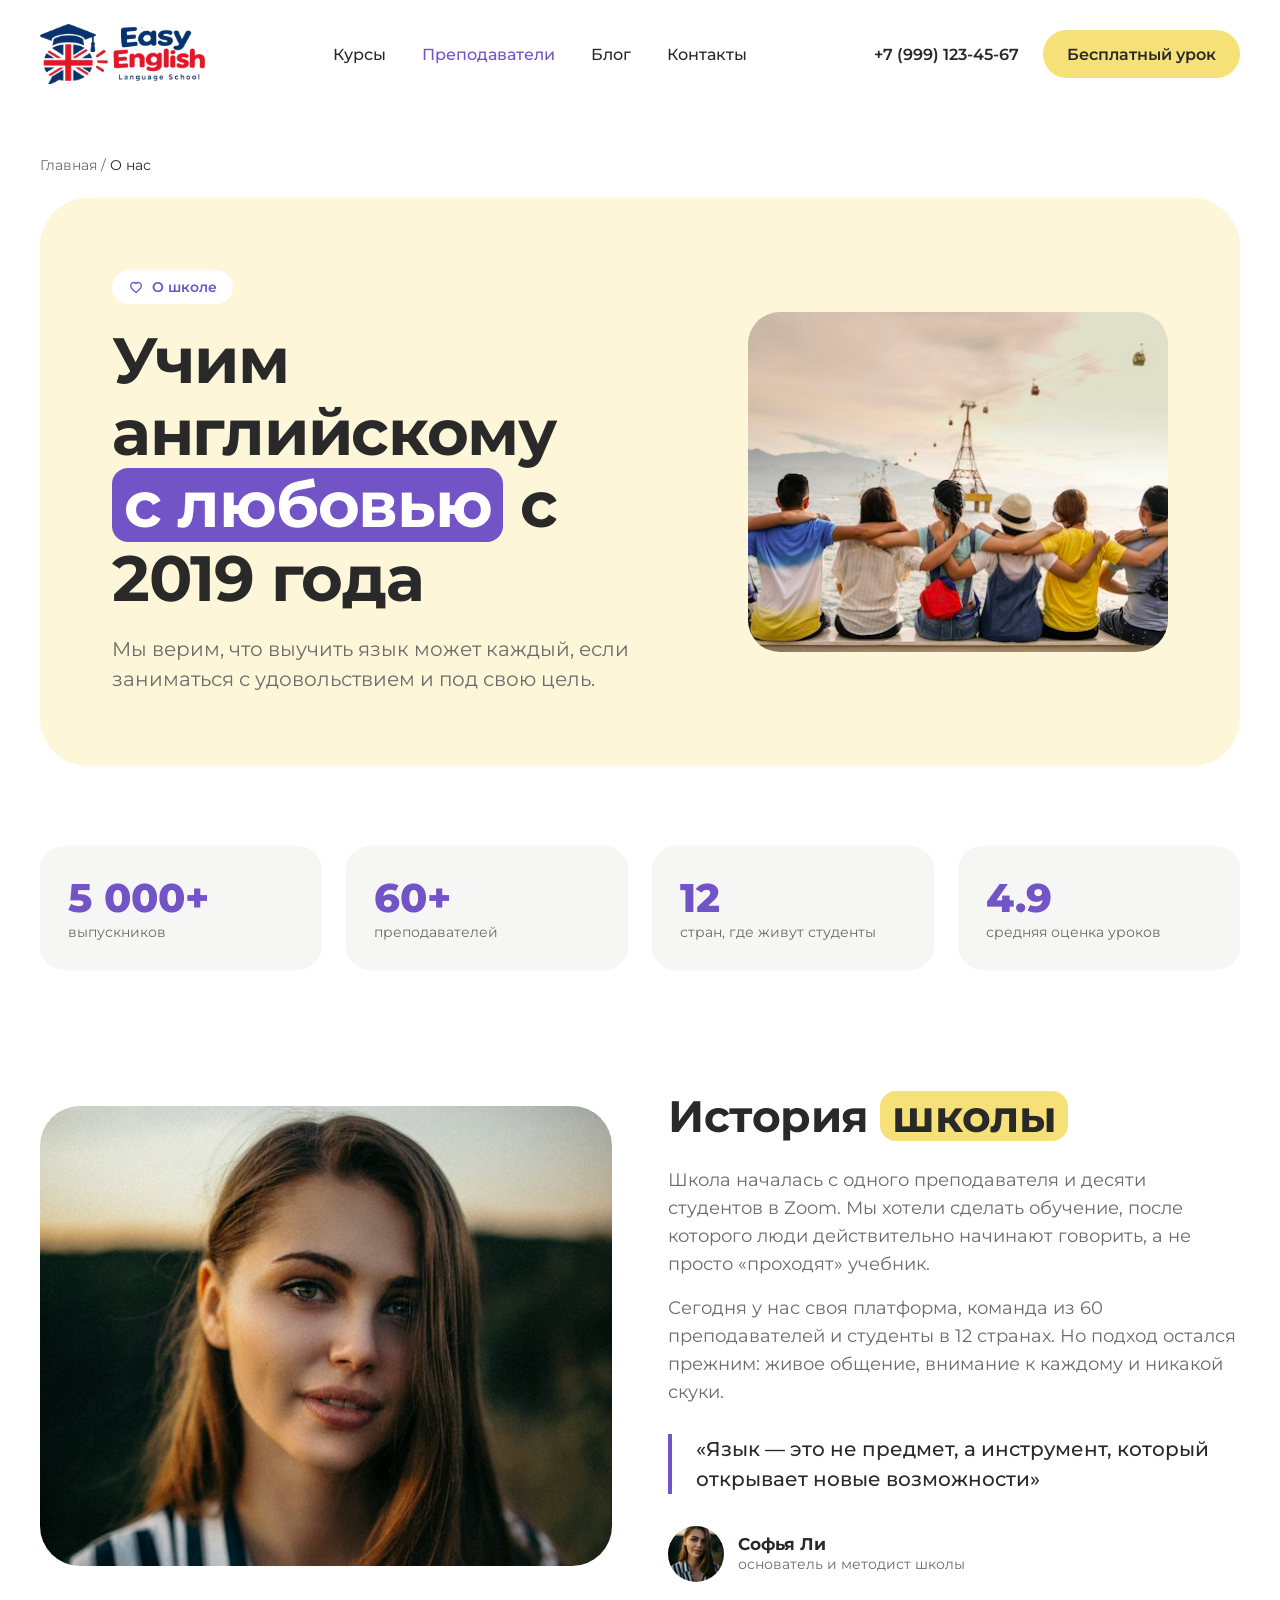
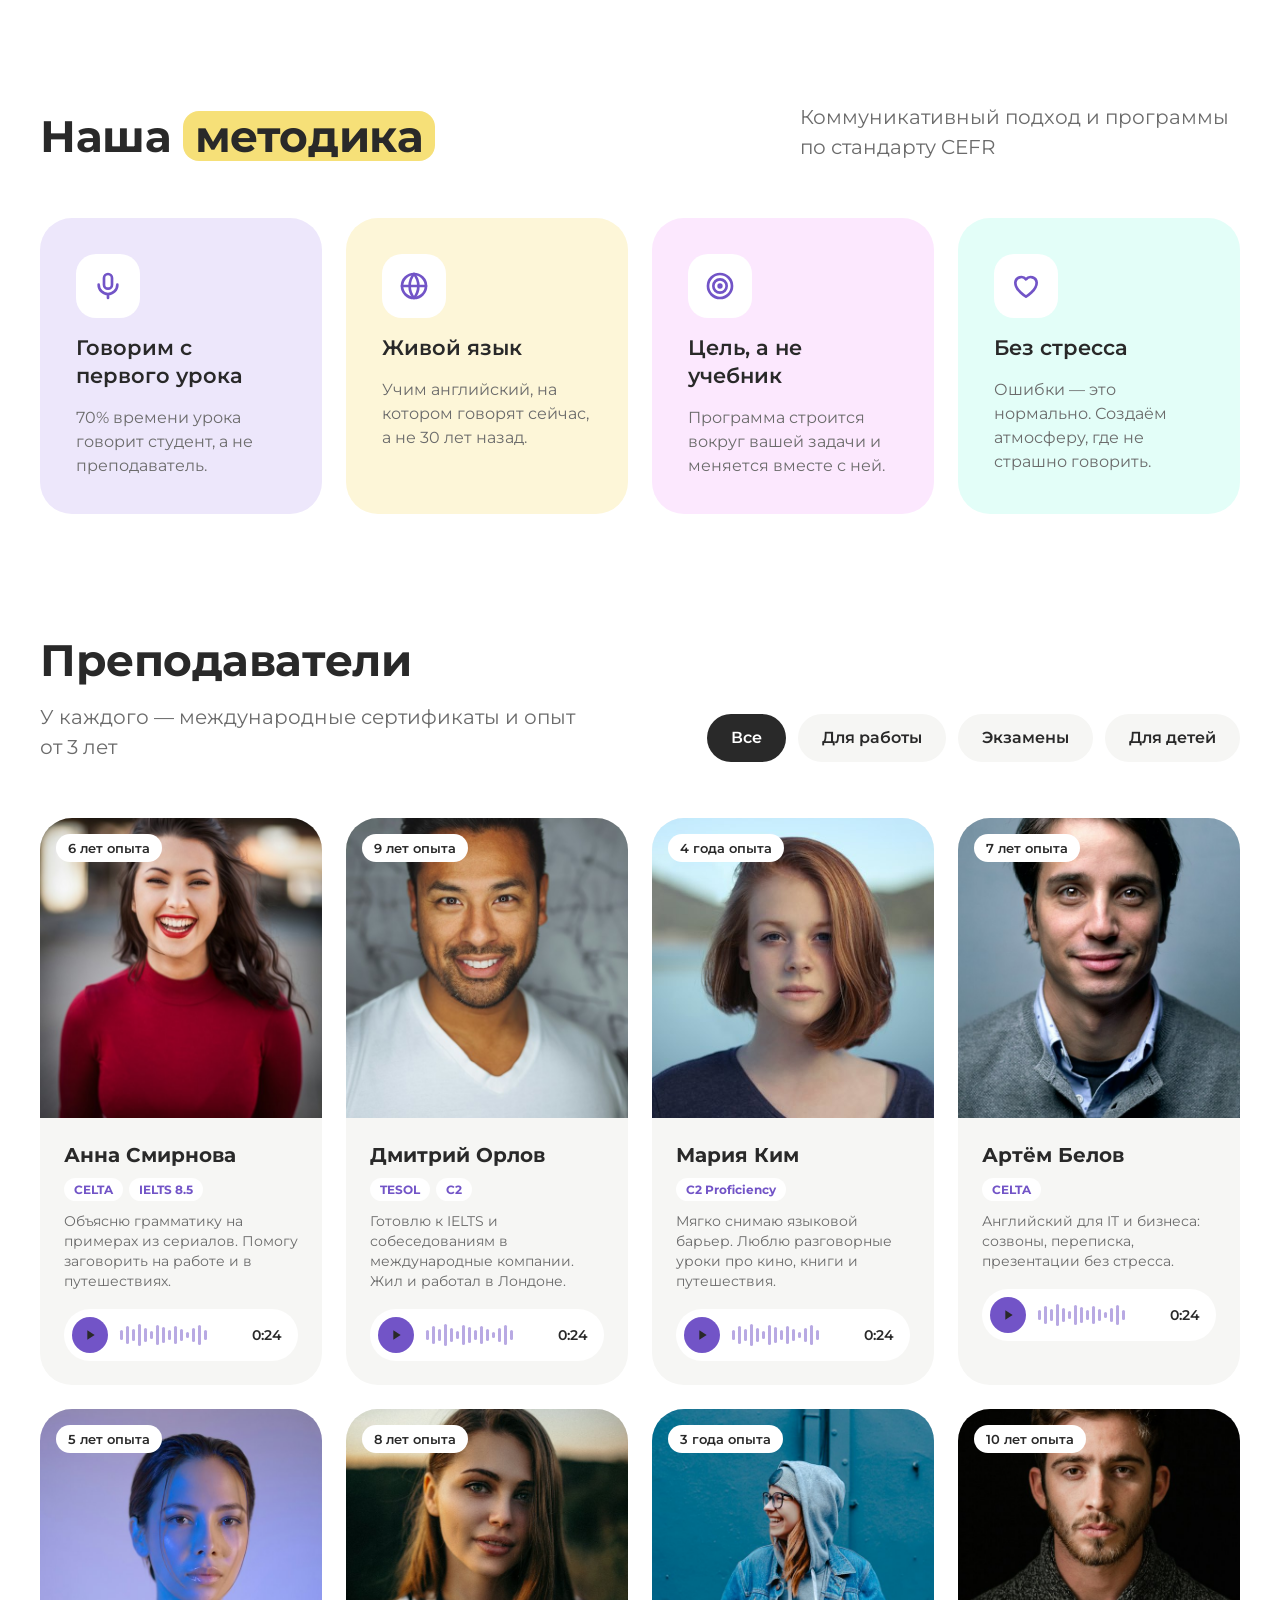
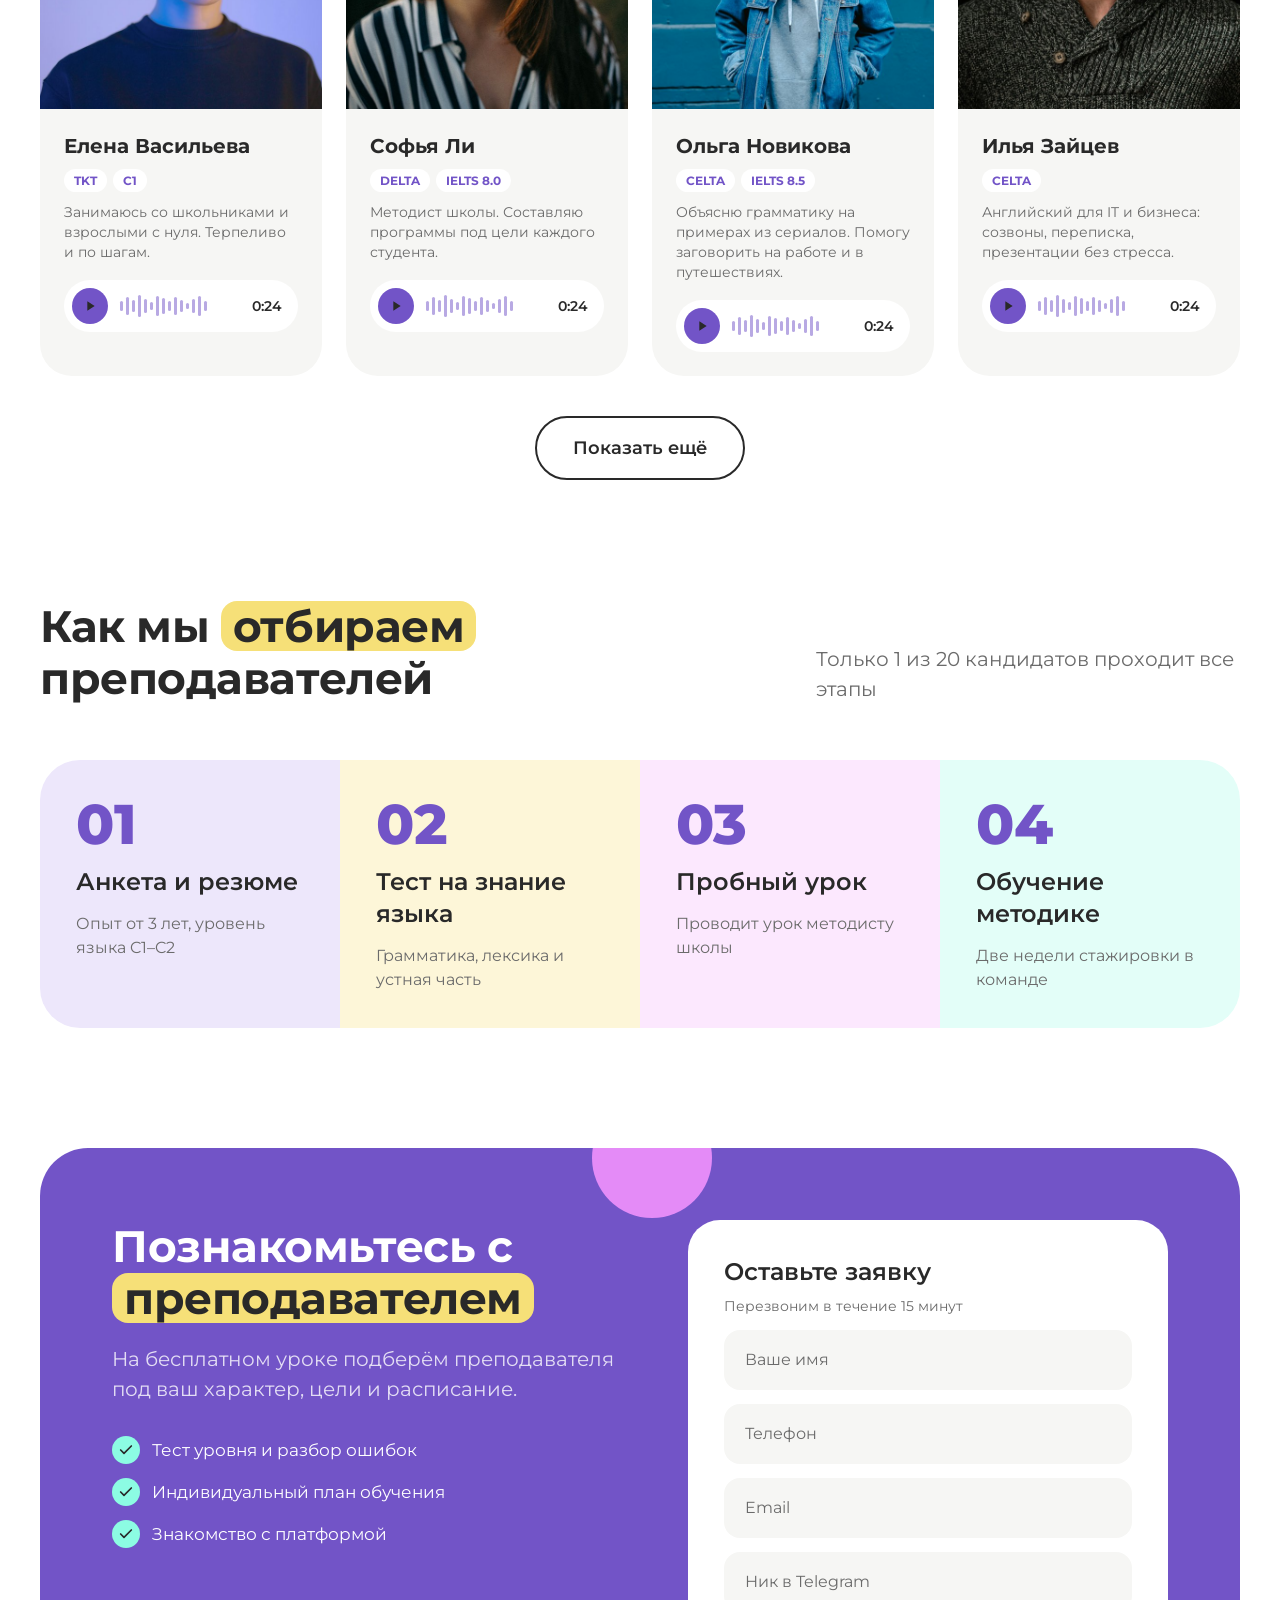
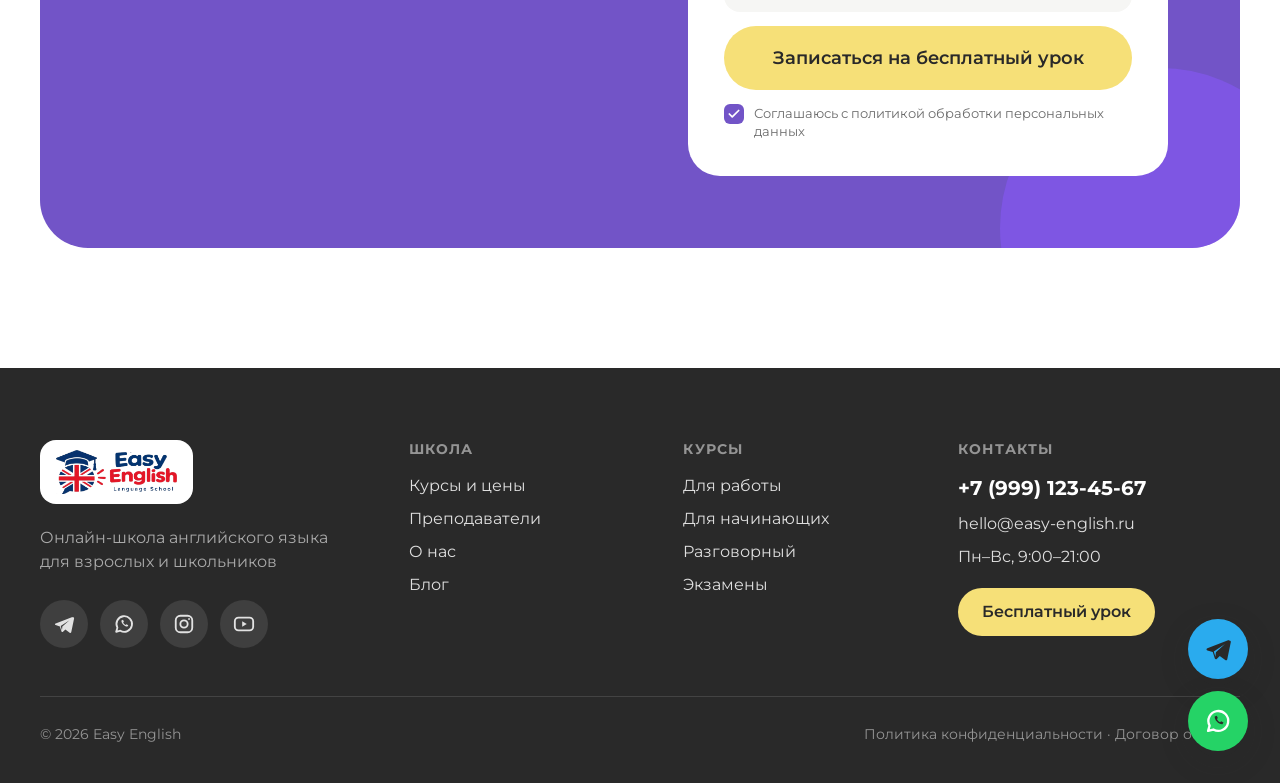
<file: about.html>
<!doctype html>
<html lang="ru">
<head>
<meta charset="utf-8">
<meta name="viewport" content="width=device-width, initial-scale=1">
<title>О нас / Преподаватели — Easy English</title>
<link rel="preconnect" href="https://fonts.googleapis.com">
<link rel="stylesheet" href="https://fonts.googleapis.com/css2?family=Montserrat:wght@400;500;600;700;800&display=swap">
<link rel="stylesheet" href="styles.css">
</head>
<body>
<div class="page">

<header class="hdr">
  <div class="container">
    <a class="logo" href="index.html"><img class="logo-img" src="img/logo_h.png" alt="Easy English — Language School"></a>
    <nav class="nav"><a href="courses.html">Курсы</a><a href="about.html" class="active">Преподаватели</a><a href="blog.html">Блог</a><a href="#contacts">Контакты</a></nav>
    <div class="hdr-right">
      <a class="hdr-phone" href="tel:+79991234567">+7 (999) 123-45-67</a>
      <a class="btn btn-primary btn-sm" href="#lead">Бесплатный урок</a>
      <span class="burger"><svg class="icon" width="24" height="24" viewBox="0 0 24 24" fill="none" stroke="currentColor" stroke-width="2" stroke-linecap="round" stroke-linejoin="round" style="width:24px;height:24px"><path d="M4 7h16M4 12h16M4 17h16"/></svg></span>
    </div>
  </div>
</header>

<section class="page-hero">
  <div class="container">
    <div class="crumbs">Главная / <span>О нас</span></div>
    <div class="page-hero-box bg-yellow">
      <div>
        <span class="tag" style="background:#fff"><svg class="icon" width="16" height="16" viewBox="0 0 24 24" fill="none" stroke="currentColor" stroke-width="2" stroke-linecap="round" stroke-linejoin="round" style="width:16px;height:16px"><path d="M12 20s-8-4.7-8-10.5A4.5 4.5 0 0 1 12 7a4.5 4.5 0 0 1 8 2.5C20 15.3 12 20 12 20z"/></svg>О школе</span>
        <h1 class="h1" style="margin-top:20px">Учим английскому <span class="mark" style="background:var(--violet);color:#fff">с любовью</span> с 2019 года</h1>
        <p class="lead">Мы верим, что выучить язык может каждый, если заниматься с удовольствием и под свою цель.</p>
      </div>
      <div class="page-hero-img"><img src="img/team.jpg" alt=""></div>
    </div>
    <div class="stats">
      <div class="stat"><b>5 000+</b><span class="small">выпускников</span></div>
      <div class="stat"><b>60+</b><span class="small">преподавателей</span></div>
      <div class="stat"><b>12</b><span class="small">стран, где живут студенты</span></div>
      <div class="stat"><b>4.9</b><span class="small">средняя оценка уроков</span></div>
    </div>
  </div>
</section>

<section class="section">
  <div class="container">
    <div class="about-story">
      <div class="about-img"><img src="img/t6.jpg" alt="" style="object-position:center 25%"></div>
      <div>
        <h2 class="h2">История <span class="mark">школы</span></h2>
        <p class="text" style="margin-top:24px;color:var(--text-2)">Школа началась с одного преподавателя и десяти студентов в Zoom. Мы хотели сделать обучение, после которого люди действительно начинают говорить, а не просто «проходят» учебник.</p>
        <p class="text" style="margin-top:16px;color:var(--text-2)">Сегодня у нас своя платформа, команда из 60 преподавателей и студенты в 12 странах. Но подход остался прежним: живое общение, внимание к каждому и никакой скуки.</p>
        <div class="quote">«Язык — это не предмет, а инструмент, который открывает новые возможности»</div>
        <div class="author">
          <span class="avatar"><img src="img/t6.jpg" alt=""></span>
          <div><div class="review-name">Софья Ли</div><div class="small">основатель и методист школы</div></div>
        </div>
      </div>
    </div>
  </div>
</section>

<section class="section">
  <div class="container">
    <div class="section-head">
      <h2 class="h2">Наша <span class="mark">методика</span></h2>
      <p class="lead">Коммуникативный подход и программы по стандарту CEFR</p>
    </div>
    <div class="values">
      
      <div class="card bg-violet">
        <span class="feat-ico"><svg class="icon" width="32" height="32" viewBox="0 0 24 24" fill="none" stroke="#7254c7" stroke-width="2" stroke-linecap="round" stroke-linejoin="round" style="width:32px;height:32px"><rect x="9" y="3" width="6" height="11" rx="3"/><path d="M5 11a7 7 0 0 0 14 0M12 18v3"/></svg></span>
        <div class="h3" style="font-size:21px;line-height:28px">Говорим с первого урока</div>
        <p class="small" style="font-size:16px;line-height:24px">70% времени урока говорит студент, а не преподаватель.</p>
      </div>
      <div class="card bg-yellow">
        <span class="feat-ico"><svg class="icon" width="32" height="32" viewBox="0 0 24 24" fill="none" stroke="#7254c7" stroke-width="2" stroke-linecap="round" stroke-linejoin="round" style="width:32px;height:32px"><circle cx="12" cy="12" r="9"/><path d="M3 12h18M12 3a14 14 0 0 1 0 18M12 3a14 14 0 0 0 0 18"/></svg></span>
        <div class="h3" style="font-size:21px;line-height:28px">Живой язык</div>
        <p class="small" style="font-size:16px;line-height:24px">Учим английский, на котором говорят сейчас, а не 30 лет назад.</p>
      </div>
      <div class="card bg-pink">
        <span class="feat-ico"><svg class="icon" width="32" height="32" viewBox="0 0 24 24" fill="none" stroke="#7254c7" stroke-width="2" stroke-linecap="round" stroke-linejoin="round" style="width:32px;height:32px"><circle cx="12" cy="12" r="9"/><circle cx="12" cy="12" r="5"/><circle cx="12" cy="12" r="1" fill="currentColor"/></svg></span>
        <div class="h3" style="font-size:21px;line-height:28px">Цель, а не учебник</div>
        <p class="small" style="font-size:16px;line-height:24px">Программа строится вокруг вашей задачи и меняется вместе с ней.</p>
      </div>
      <div class="card bg-mint">
        <span class="feat-ico"><svg class="icon" width="32" height="32" viewBox="0 0 24 24" fill="none" stroke="#7254c7" stroke-width="2" stroke-linecap="round" stroke-linejoin="round" style="width:32px;height:32px"><path d="M12 20s-8-4.7-8-10.5A4.5 4.5 0 0 1 12 7a4.5 4.5 0 0 1 8 2.5C20 15.3 12 20 12 20z"/></svg></span>
        <div class="h3" style="font-size:21px;line-height:28px">Без стресса</div>
        <p class="small" style="font-size:16px;line-height:24px">Ошибки — это нормально. Создаём атмосферу, где не страшно говорить.</p>
      </div>
    </div>
  </div>
</section>

<section class="section">
  <div class="container">
    <div class="section-head">
      <div>
        <h2 class="h2">Преподаватели</h2>
        <p class="lead" style="margin-top:16px;max-width:560px">У каждого — международные сертификаты и опыт от 3 лет</p>
      </div>
      <div class="tabs" style="margin:0">
        <span class="tab active">Все</span><span class="tab">Для работы</span><span class="tab">Экзамены</span><span class="tab hide-m">Для детей</span>
      </div>
    </div>
    <div class="teachers-grid">
      
<div class="teacher">
  <div class="teacher-photo"><img src="img/t1.jpg" alt=""><span class="teacher-exp">6 лет опыта</span></div>
  <div class="teacher-body">
    <div class="teacher-name">Анна Смирнова</div>
    <div class="certs"><span class="cert">CELTA</span><span class="cert">IELTS 8.5</span></div>
    <p class="small">Объясню грамматику на примерах из сериалов. Помогу заговорить на работе и в путешествиях.</p>
    <div class="audio"><span class="audio-play"><svg class="icon" width="16" height="16" viewBox="0 0 24 24" fill="none" stroke="#fff" stroke-width="2" stroke-linecap="round" stroke-linejoin="round" style="width:16px;height:16px"><path d="M8 5v14l11-7z" fill="currentColor" stroke="none"/></svg></span><span class="wave"><i style="height:10px"></i><i style="height:18px"></i><i style="height:12px"></i><i style="height:22px"></i><i style="height:14px"></i><i style="height:8px"></i><i style="height:20px"></i><i style="height:16px"></i><i style="height:10px"></i><i style="height:18px"></i><i style="height:12px"></i><i style="height:6px"></i><i style="height:14px"></i><i style="height:20px"></i><i style="height:10px"></i></span>0:24</div>
  </div>
</div>
<div class="teacher">
  <div class="teacher-photo"><img src="img/t2.jpg" alt=""><span class="teacher-exp">9 лет опыта</span></div>
  <div class="teacher-body">
    <div class="teacher-name">Дмитрий Орлов</div>
    <div class="certs"><span class="cert">TESOL</span><span class="cert">C2</span></div>
    <p class="small">Готовлю к IELTS и собеседованиям в международные компании. Жил и работал в Лондоне.</p>
    <div class="audio"><span class="audio-play"><svg class="icon" width="16" height="16" viewBox="0 0 24 24" fill="none" stroke="#fff" stroke-width="2" stroke-linecap="round" stroke-linejoin="round" style="width:16px;height:16px"><path d="M8 5v14l11-7z" fill="currentColor" stroke="none"/></svg></span><span class="wave"><i style="height:10px"></i><i style="height:18px"></i><i style="height:12px"></i><i style="height:22px"></i><i style="height:14px"></i><i style="height:8px"></i><i style="height:20px"></i><i style="height:16px"></i><i style="height:10px"></i><i style="height:18px"></i><i style="height:12px"></i><i style="height:6px"></i><i style="height:14px"></i><i style="height:20px"></i><i style="height:10px"></i></span>0:24</div>
  </div>
</div>
<div class="teacher">
  <div class="teacher-photo"><img src="img/t3.jpg" alt=""><span class="teacher-exp">4 года опыта</span></div>
  <div class="teacher-body">
    <div class="teacher-name">Мария Ким</div>
    <div class="certs"><span class="cert">C2 Proficiency</span></div>
    <p class="small">Мягко снимаю языковой барьер. Люблю разговорные уроки про кино, книги и путешествия.</p>
    <div class="audio"><span class="audio-play"><svg class="icon" width="16" height="16" viewBox="0 0 24 24" fill="none" stroke="#fff" stroke-width="2" stroke-linecap="round" stroke-linejoin="round" style="width:16px;height:16px"><path d="M8 5v14l11-7z" fill="currentColor" stroke="none"/></svg></span><span class="wave"><i style="height:10px"></i><i style="height:18px"></i><i style="height:12px"></i><i style="height:22px"></i><i style="height:14px"></i><i style="height:8px"></i><i style="height:20px"></i><i style="height:16px"></i><i style="height:10px"></i><i style="height:18px"></i><i style="height:12px"></i><i style="height:6px"></i><i style="height:14px"></i><i style="height:20px"></i><i style="height:10px"></i></span>0:24</div>
  </div>
</div>
<div class="teacher">
  <div class="teacher-photo"><img src="img/t4.jpg" alt=""><span class="teacher-exp">7 лет опыта</span></div>
  <div class="teacher-body">
    <div class="teacher-name">Артём Белов</div>
    <div class="certs"><span class="cert">CELTA</span></div>
    <p class="small">Английский для IT и бизнеса: созвоны, переписка, презентации без стресса.</p>
    <div class="audio"><span class="audio-play"><svg class="icon" width="16" height="16" viewBox="0 0 24 24" fill="none" stroke="#fff" stroke-width="2" stroke-linecap="round" stroke-linejoin="round" style="width:16px;height:16px"><path d="M8 5v14l11-7z" fill="currentColor" stroke="none"/></svg></span><span class="wave"><i style="height:10px"></i><i style="height:18px"></i><i style="height:12px"></i><i style="height:22px"></i><i style="height:14px"></i><i style="height:8px"></i><i style="height:20px"></i><i style="height:16px"></i><i style="height:10px"></i><i style="height:18px"></i><i style="height:12px"></i><i style="height:6px"></i><i style="height:14px"></i><i style="height:20px"></i><i style="height:10px"></i></span>0:24</div>
  </div>
</div>
<div class="teacher">
  <div class="teacher-photo"><img src="img/t5.jpg" alt=""><span class="teacher-exp">5 лет опыта</span></div>
  <div class="teacher-body">
    <div class="teacher-name">Елена Васильева</div>
    <div class="certs"><span class="cert">TKT</span><span class="cert">C1</span></div>
    <p class="small">Занимаюсь со школьниками и взрослыми с нуля. Терпеливо и по шагам.</p>
    <div class="audio"><span class="audio-play"><svg class="icon" width="16" height="16" viewBox="0 0 24 24" fill="none" stroke="#fff" stroke-width="2" stroke-linecap="round" stroke-linejoin="round" style="width:16px;height:16px"><path d="M8 5v14l11-7z" fill="currentColor" stroke="none"/></svg></span><span class="wave"><i style="height:10px"></i><i style="height:18px"></i><i style="height:12px"></i><i style="height:22px"></i><i style="height:14px"></i><i style="height:8px"></i><i style="height:20px"></i><i style="height:16px"></i><i style="height:10px"></i><i style="height:18px"></i><i style="height:12px"></i><i style="height:6px"></i><i style="height:14px"></i><i style="height:20px"></i><i style="height:10px"></i></span>0:24</div>
  </div>
</div>
<div class="teacher">
  <div class="teacher-photo"><img src="img/t6.jpg" alt=""><span class="teacher-exp">8 лет опыта</span></div>
  <div class="teacher-body">
    <div class="teacher-name">Софья Ли</div>
    <div class="certs"><span class="cert">DELTA</span><span class="cert">IELTS 8.0</span></div>
    <p class="small">Методист школы. Составляю программы под цели каждого студента.</p>
    <div class="audio"><span class="audio-play"><svg class="icon" width="16" height="16" viewBox="0 0 24 24" fill="none" stroke="#fff" stroke-width="2" stroke-linecap="round" stroke-linejoin="round" style="width:16px;height:16px"><path d="M8 5v14l11-7z" fill="currentColor" stroke="none"/></svg></span><span class="wave"><i style="height:10px"></i><i style="height:18px"></i><i style="height:12px"></i><i style="height:22px"></i><i style="height:14px"></i><i style="height:8px"></i><i style="height:20px"></i><i style="height:16px"></i><i style="height:10px"></i><i style="height:18px"></i><i style="height:12px"></i><i style="height:6px"></i><i style="height:14px"></i><i style="height:20px"></i><i style="height:10px"></i></span>0:24</div>
  </div>
</div>
<div class="teacher">
  <div class="teacher-photo"><img src="img/r1.jpg" alt=""><span class="teacher-exp">3 года опыта</span></div>
  <div class="teacher-body">
    <div class="teacher-name">Ольга Новикова</div>
    <div class="certs"><span class="cert">CELTA</span><span class="cert">IELTS 8.5</span></div>
    <p class="small">Объясню грамматику на примерах из сериалов. Помогу заговорить на работе и в путешествиях.</p>
    <div class="audio"><span class="audio-play"><svg class="icon" width="16" height="16" viewBox="0 0 24 24" fill="none" stroke="#fff" stroke-width="2" stroke-linecap="round" stroke-linejoin="round" style="width:16px;height:16px"><path d="M8 5v14l11-7z" fill="currentColor" stroke="none"/></svg></span><span class="wave"><i style="height:10px"></i><i style="height:18px"></i><i style="height:12px"></i><i style="height:22px"></i><i style="height:14px"></i><i style="height:8px"></i><i style="height:20px"></i><i style="height:16px"></i><i style="height:10px"></i><i style="height:18px"></i><i style="height:12px"></i><i style="height:6px"></i><i style="height:14px"></i><i style="height:20px"></i><i style="height:10px"></i></span>0:24</div>
  </div>
</div>
<div class="teacher">
  <div class="teacher-photo"><img src="img/r2.jpg" alt=""><span class="teacher-exp">10 лет опыта</span></div>
  <div class="teacher-body">
    <div class="teacher-name">Илья Зайцев</div>
    <div class="certs"><span class="cert">CELTA</span></div>
    <p class="small">Английский для IT и бизнеса: созвоны, переписка, презентации без стресса.</p>
    <div class="audio"><span class="audio-play"><svg class="icon" width="16" height="16" viewBox="0 0 24 24" fill="none" stroke="#fff" stroke-width="2" stroke-linecap="round" stroke-linejoin="round" style="width:16px;height:16px"><path d="M8 5v14l11-7z" fill="currentColor" stroke="none"/></svg></span><span class="wave"><i style="height:10px"></i><i style="height:18px"></i><i style="height:12px"></i><i style="height:22px"></i><i style="height:14px"></i><i style="height:8px"></i><i style="height:20px"></i><i style="height:16px"></i><i style="height:10px"></i><i style="height:18px"></i><i style="height:12px"></i><i style="height:6px"></i><i style="height:14px"></i><i style="height:20px"></i><i style="height:10px"></i></span>0:24</div>
  </div>
</div>
    </div>
    <div style="display:flex;justify-content:center;margin-top:40px"><a class="btn btn-outline">Показать ещё</a></div>
  </div>
</section>

<section class="section">
  <div class="container">
    <div class="section-head">
      <h2 class="h2">Как мы <span class="mark">отбираем</span> преподавателей</h2>
      <p class="lead">Только 1 из 20 кандидатов проходит все этапы</p>
    </div>
    <div class="select-steps">
      <div class="select-step" style="background:var(--violet-soft)"><b style="color:var(--violet)">01</b><div class="h3">Анкета и резюме</div><p class="small" style="font-size:16px;line-height:24px">Опыт от 3 лет, уровень языка C1–C2</p></div><div class="select-step" style="background:var(--yellow-soft)"><b style="color:var(--violet)">02</b><div class="h3">Тест на знание языка</div><p class="small" style="font-size:16px;line-height:24px">Грамматика, лексика и устная часть</p></div><div class="select-step" style="background:var(--pink-soft)"><b style="color:var(--violet)">03</b><div class="h3">Пробный урок</div><p class="small" style="font-size:16px;line-height:24px">Проводит урок методисту школы</p></div><div class="select-step" style="background:var(--mint-soft)"><b style="color:var(--violet)">04</b><div class="h3">Обучение методике</div><p class="small" style="font-size:16px;line-height:24px">Две недели стажировки в команде</p></div>
    </div>
  </div>
</section>


<section class="section" id="lead">
  <div class="container">
    <div class="lead-box">
      <div class="deco-circle" style="width:320px;height:320px;background:#8a59ff;right:-80px;bottom:-140px;opacity:.5"></div>
      <div class="deco-circle" style="width:120px;height:120px;background:var(--pink);left:46%;top:-50px;opacity:.9"></div>
      <div style="position:relative;z-index:1">
        <h2 class="h2">Познакомьтесь с <span class="mark">преподавателем</span></h2>
        <p class="lead" style="margin-top:20px">На бесплатном уроке подберём преподавателя под ваш характер, цели и расписание.</p>
        <ul class="lead-perks">
          <li><span class="check"><svg class="icon" width="16" height="16" viewBox="0 0 24 24" fill="none" stroke="#292929" stroke-width="2.5" stroke-linecap="round" stroke-linejoin="round" style="width:16px;height:16px"><path d="M20 6 9 17l-5-5"/></svg></span>Тест уровня и разбор ошибок</li>
          <li><span class="check"><svg class="icon" width="16" height="16" viewBox="0 0 24 24" fill="none" stroke="#292929" stroke-width="2.5" stroke-linecap="round" stroke-linejoin="round" style="width:16px;height:16px"><path d="M20 6 9 17l-5-5"/></svg></span>Индивидуальный план обучения</li>
          <li><span class="check"><svg class="icon" width="16" height="16" viewBox="0 0 24 24" fill="none" stroke="#292929" stroke-width="2.5" stroke-linecap="round" stroke-linejoin="round" style="width:16px;height:16px"><path d="M20 6 9 17l-5-5"/></svg></span>Знакомство с платформой</li>
        </ul>
      </div>
      <form class="form">
        <div class="h3">Оставьте заявку</div>
        <p class="small" style="margin-top:-6px">Перезвоним в течение 15 минут</p>
        <div class="field">Ваше имя</div>
        <div class="field">Телефон</div>
        <div class="field">Email</div>
        <div class="field">Ник в Telegram</div>
        <button class="btn btn-primary" type="button">Записаться на бесплатный урок</button>
        <label class="consent"><span class="box"><svg class="icon" width="14" height="14" viewBox="0 0 24 24" fill="none" stroke="#fff" stroke-width="3" stroke-linecap="round" stroke-linejoin="round" style="width:14px;height:14px"><path d="M20 6 9 17l-5-5"/></svg></span>Соглашаюсь с политикой обработки персональных данных</label>
      </form>
    </div>
  </div>
</section>

<footer class="ftr" id="contacts">
  <div class="container">
    <div class="ftr-top">
      <div class="ftr-col">
        <a class="logo logo-plate" href="index.html"><img class="logo-img" src="img/logo_h.png" alt="Easy English — Language School"></a>
        <p style="color:rgba(255,255,255,.6);max-width:300px;line-height:24px;margin-top:8px">Онлайн-школа английского языка для взрослых и школьников</p>
        <div class="socials" style="margin-top:12px">
          <a class="soc"><svg class="icon" width="22" height="22" viewBox="0 0 24 24" fill="none" stroke="currentColor" stroke-width="2" stroke-linecap="round" stroke-linejoin="round" style="width:22px;height:22px"><path d="M21.2 4.3 2.9 11.4c-1 .4-1 1.5 0 1.8l4.6 1.4 1.8 5.5c.2.7 1.1.9 1.6.4l2.6-2.4 4.7 3.4c.6.5 1.5.1 1.7-.6l3.1-14.8c.2-.9-.7-1.6-1.8-1.3zm-11 10.5-.4 3.9-1.4-4.6 9.6-6.3z" fill="currentColor" stroke="none"/></svg></a>
          <a class="soc"><svg class="icon" width="22" height="22" viewBox="0 0 24 24" fill="none" stroke="currentColor" stroke-width="2" stroke-linecap="round" stroke-linejoin="round" style="width:22px;height:22px"><path d="M3.5 20.5 4.8 16A8.5 8.5 0 1 1 8 19.3z"/><path d="M9.2 8.2c-.4 2.9 3.5 6.9 6.6 6.6l.9-1.5-2-1.1-.9.8c-1.1-.4-2.3-1.6-2.7-2.7l.8-.9-1-2z" fill="currentColor" stroke="none"/></svg></a>
          <a class="soc"><svg class="icon" width="22" height="22" viewBox="0 0 24 24" fill="none" stroke="currentColor" stroke-width="2" stroke-linecap="round" stroke-linejoin="round" style="width:22px;height:22px"><rect x="3" y="3" width="18" height="18" rx="5"/><circle cx="12" cy="12" r="4"/><circle cx="17.5" cy="6.5" r="1" fill="currentColor" stroke="none"/></svg></a>
          <a class="soc"><svg class="icon" width="22" height="22" viewBox="0 0 24 24" fill="none" stroke="currentColor" stroke-width="2" stroke-linecap="round" stroke-linejoin="round" style="width:22px;height:22px"><rect x="2" y="5" width="20" height="14" rx="4"/><path d="m10 9 5 3-5 3z" fill="currentColor" stroke="none"/></svg></a>
        </div>
      </div>
      <div class="ftr-col">
        <span class="t">Школа</span>
        <a href="courses.html">Курсы и цены</a>
        <a href="about.html">Преподаватели</a>
        <a href="about.html">О нас</a>
        <a href="blog.html">Блог</a>
      </div>
      <div class="ftr-col">
        <span class="t">Курсы</span>
        <a>Для работы</a>
        <a>Для начинающих</a>
        <a>Разговорный</a>
        <a>Экзамены</a>
      </div>
      <div class="ftr-col">
        <span class="t">Контакты</span>
        <a style="font-size:20px;font-weight:700;color:#fff">+7 (999) 123-45-67</a>
        <a>hello@easy-english.ru</a>
        <a>Пн–Вс, 9:00–21:00</a>
        <a class="btn btn-primary btn-sm" style="align-self:flex-start;margin-top:8px;color:var(--text)">Бесплатный урок</a>
      </div>
    </div>
    <div class="ftr-bottom">
      <span>© 2026 Easy English</span>
      <span>Политика конфиденциальности · Договор оферты</span>
    </div>
  </div>
</footer>
<div class="fab">
  <a class="tg"><svg class="icon" width="28" height="28" viewBox="0 0 24 24" fill="none" stroke="#fff" stroke-width="2" stroke-linecap="round" stroke-linejoin="round" style="width:28px;height:28px"><path d="M21.2 4.3 2.9 11.4c-1 .4-1 1.5 0 1.8l4.6 1.4 1.8 5.5c.2.7 1.1.9 1.6.4l2.6-2.4 4.7 3.4c.6.5 1.5.1 1.7-.6l3.1-14.8c.2-.9-.7-1.6-1.8-1.3zm-11 10.5-.4 3.9-1.4-4.6 9.6-6.3z" fill="currentColor" stroke="none"/></svg></a>
  <a class="wa"><svg class="icon" width="28" height="28" viewBox="0 0 24 24" fill="none" stroke="#fff" stroke-width="2" stroke-linecap="round" stroke-linejoin="round" style="width:28px;height:28px"><path d="M3.5 20.5 4.8 16A8.5 8.5 0 1 1 8 19.3z"/><path d="M9.2 8.2c-.4 2.9 3.5 6.9 6.6 6.6l.9-1.5-2-1.1-.9.8c-1.1-.4-2.3-1.6-2.7-2.7l.8-.9-1-2z" fill="currentColor" stroke="none"/></svg></a>
</div></div>
</body>
</html>
</file>
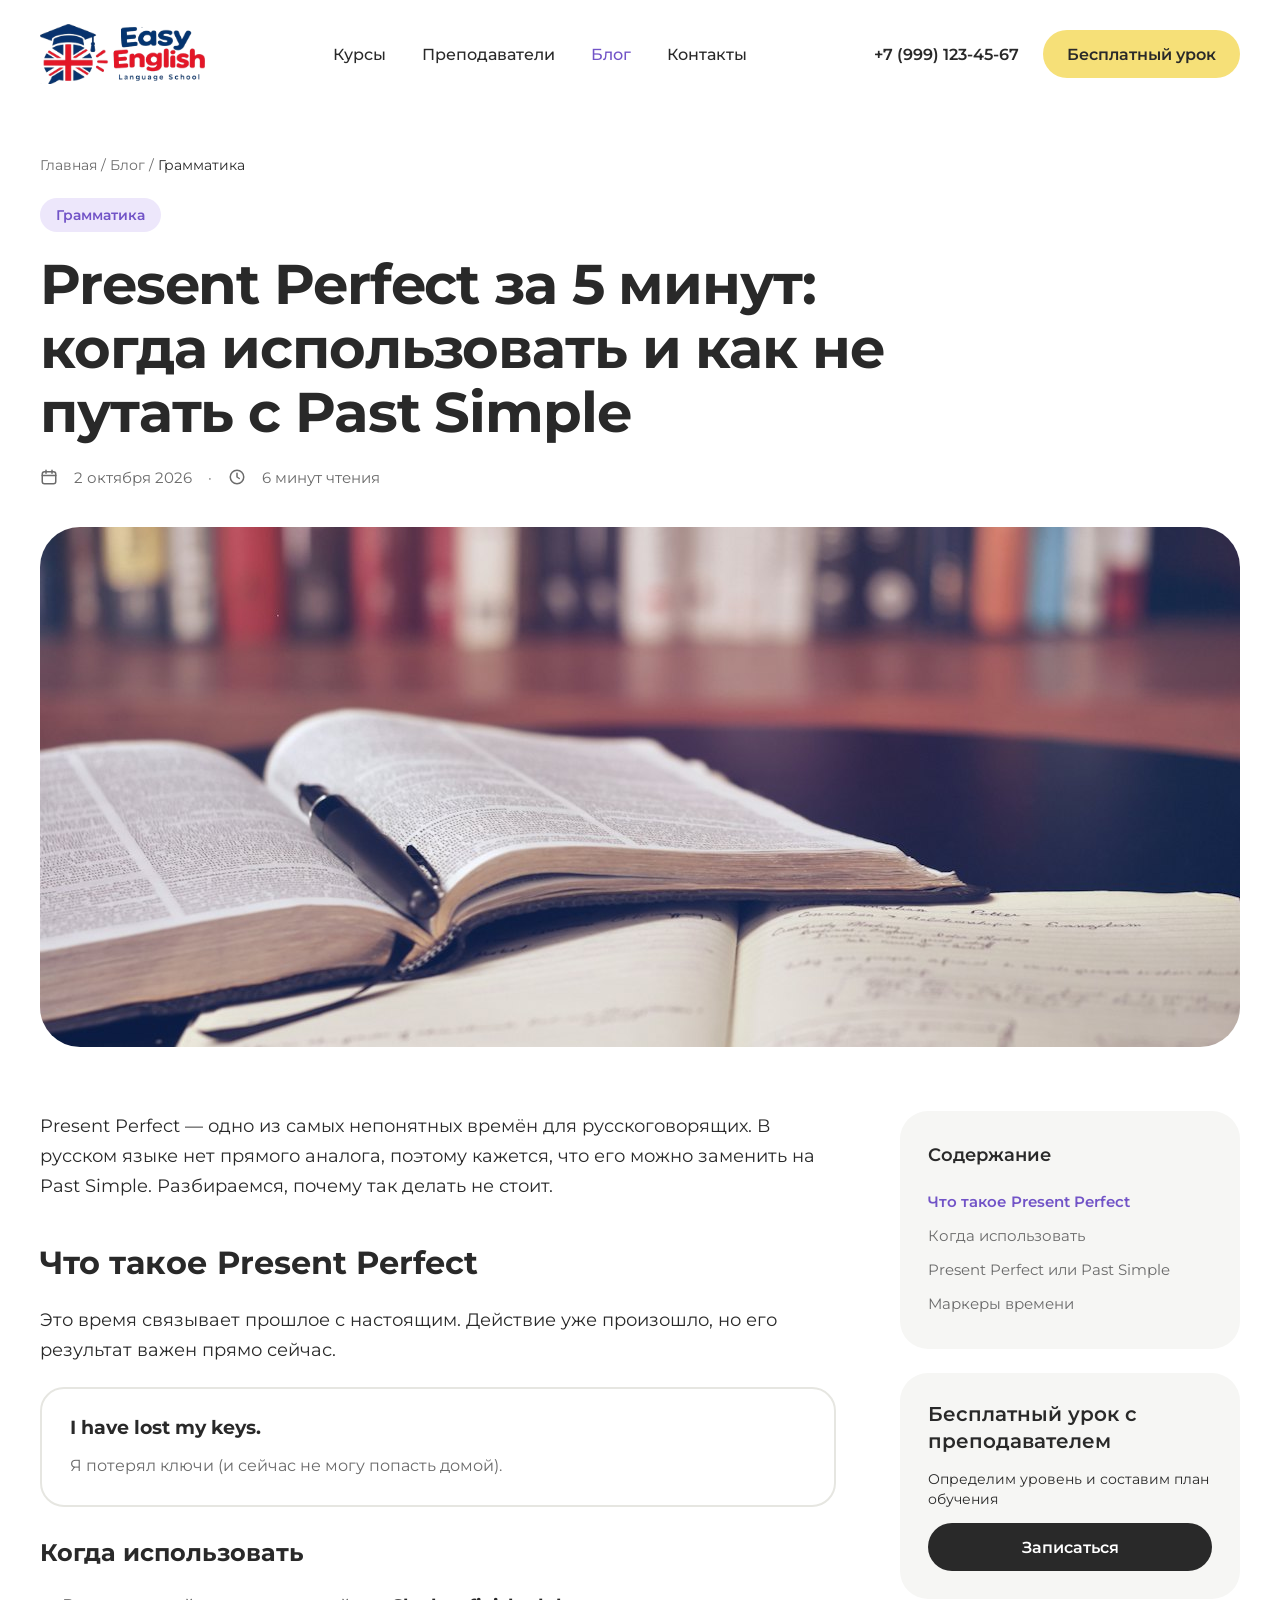
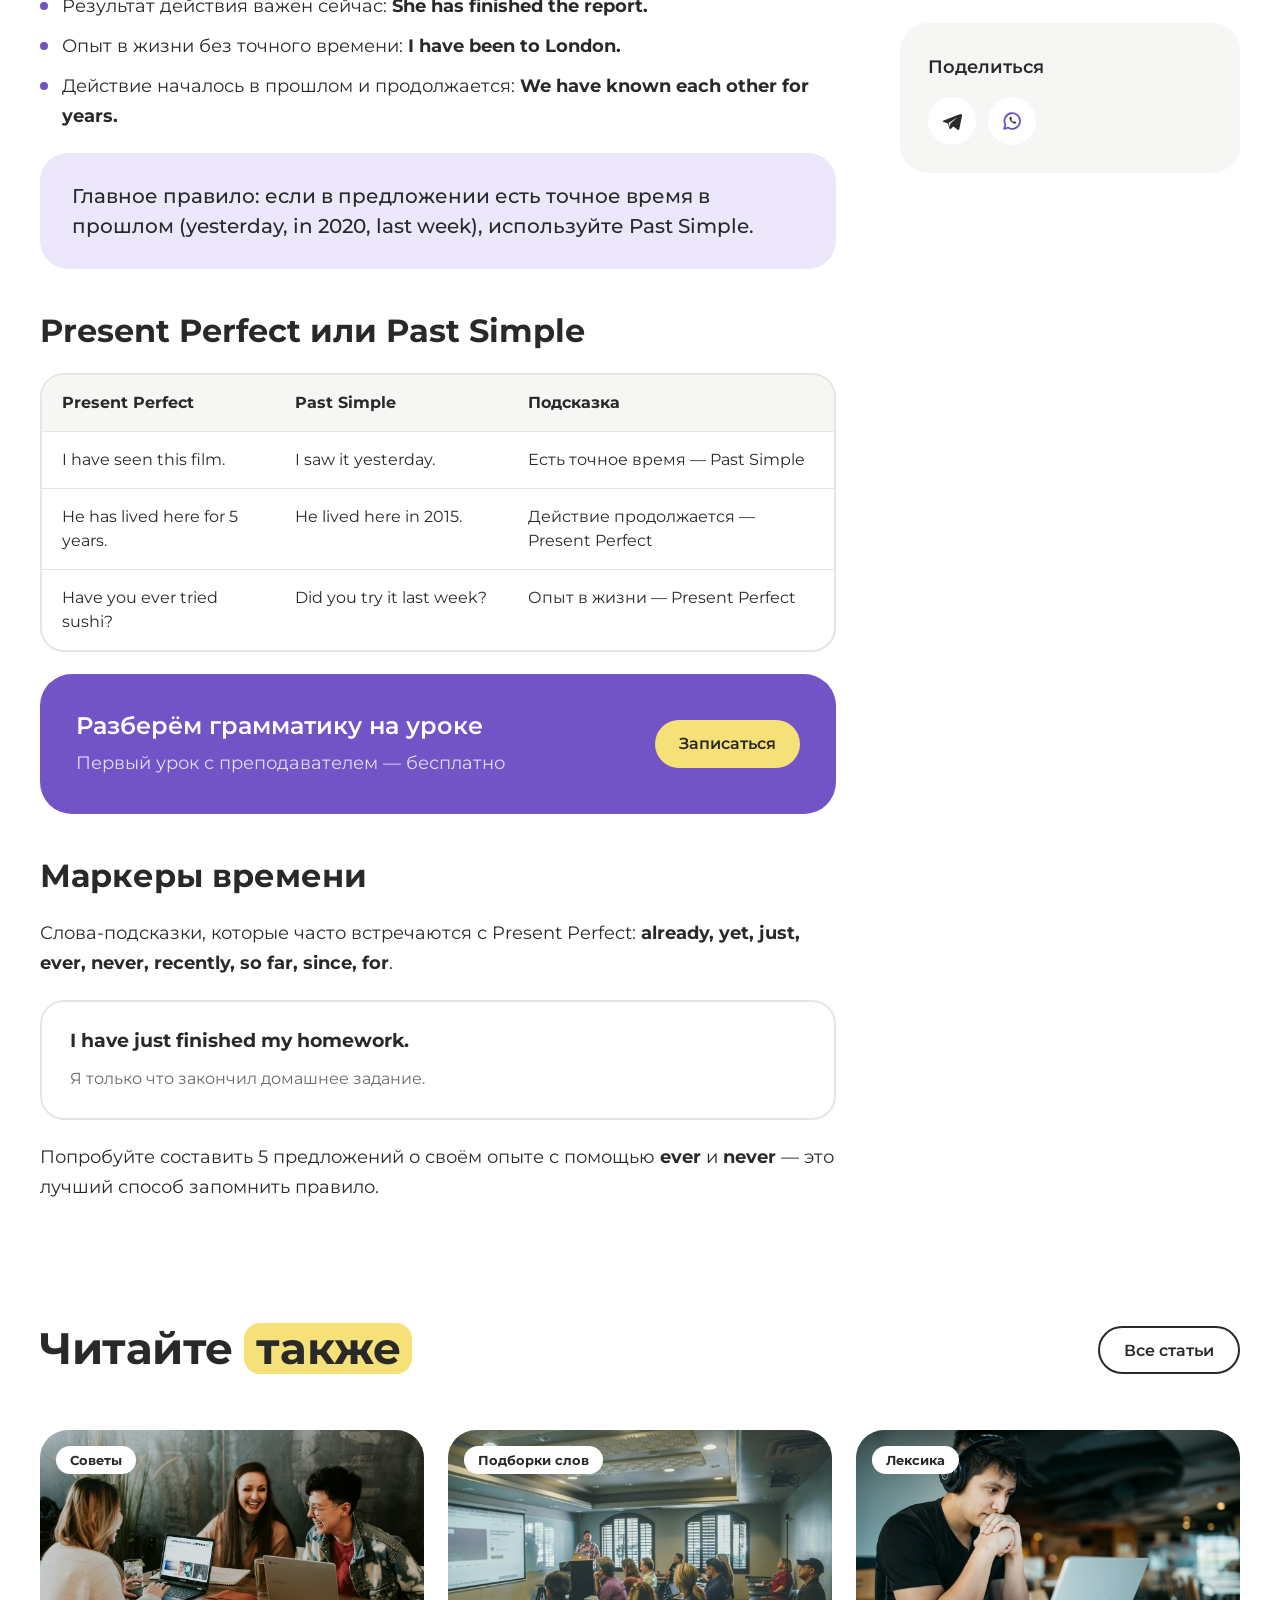
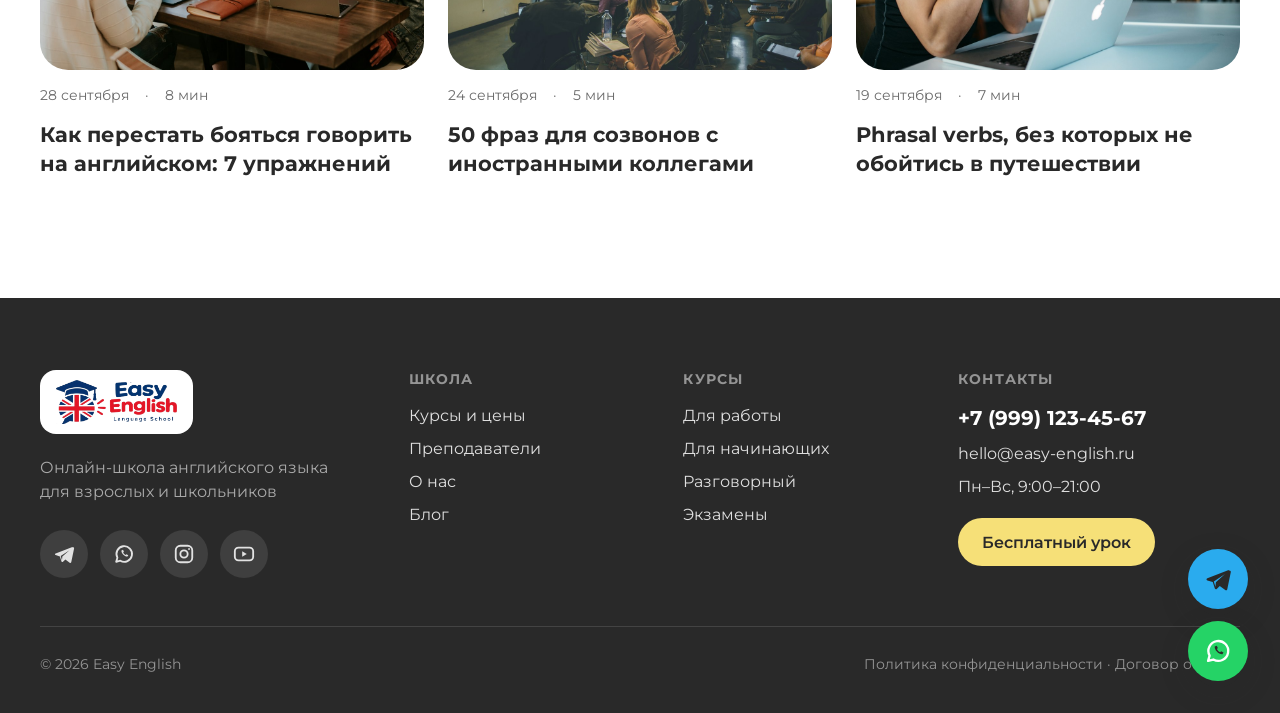
<file: article.html>
<!doctype html>
<html lang="ru">
<head>
<meta charset="utf-8">
<meta name="viewport" content="width=device-width, initial-scale=1">
<title>Статья блога — Easy English</title>
<link rel="preconnect" href="https://fonts.googleapis.com">
<link rel="stylesheet" href="https://fonts.googleapis.com/css2?family=Montserrat:wght@400;500;600;700;800&display=swap">
<link rel="stylesheet" href="styles.css">
</head>
<body>
<div class="page">

<header class="hdr">
  <div class="container">
    <a class="logo" href="index.html"><img class="logo-img" src="img/logo_h.png" alt="Easy English — Language School"></a>
    <nav class="nav"><a href="courses.html">Курсы</a><a href="about.html">Преподаватели</a><a href="blog.html" class="active">Блог</a><a href="#contacts">Контакты</a></nav>
    <div class="hdr-right">
      <a class="hdr-phone" href="tel:+79991234567">+7 (999) 123-45-67</a>
      <a class="btn btn-primary btn-sm" href="#lead">Бесплатный урок</a>
      <span class="burger"><svg class="icon" width="24" height="24" viewBox="0 0 24 24" fill="none" stroke="currentColor" stroke-width="2" stroke-linecap="round" stroke-linejoin="round" style="width:24px;height:24px"><path d="M4 7h16M4 12h16M4 17h16"/></svg></span>
    </div>
  </div>
</header>

<section class="page-hero">
  <div class="container">
    <div class="crumbs">Главная / Блог / <span>Грамматика</span></div>
    <div class="article-head">
      <span class="tag">Грамматика</span>
      <h1 class="h1" style="margin-top:20px">Present Perfect за 5 минут: когда использовать и как не путать с Past Simple</h1>
      <div class="post-meta" style="margin-top:24px;font-size:15px"><svg class="icon" width="18" height="18" viewBox="0 0 24 24" fill="none" stroke="currentColor" stroke-width="2" stroke-linecap="round" stroke-linejoin="round" style="width:18px;height:18px"><rect x="3" y="5" width="18" height="16" rx="3"/><path d="M3 10h18M8 3v4M16 3v4"/></svg>2 октября 2026 <span>·</span> <svg class="icon" width="18" height="18" viewBox="0 0 24 24" fill="none" stroke="currentColor" stroke-width="2" stroke-linecap="round" stroke-linejoin="round" style="width:18px;height:18px"><circle cx="12" cy="12" r="9"/><path d="M12 7v5l3 2"/></svg>6 минут чтения</div>
    </div>
    <div class="article-cover"><img src="img/b1.jpg" alt=""></div>
  </div>
</section>

<section class="section" style="padding-top:64px">
  <div class="container">
    <div class="article-wrap">
      <article class="prose">
        <p>Present Perfect — одно из самых непонятных времён для русскоговорящих. В русском языке нет прямого аналога, поэтому кажется, что его можно заменить на Past Simple. Разбираемся, почему так делать не стоит.</p>
        <h2>Что такое Present Perfect</h2>
        <p>Это время связывает прошлое с настоящим. Действие уже произошло, но его результат важен прямо сейчас.</p>
        <div class="example"><span class="en">I have lost my keys.</span><span class="ru">Я потерял ключи (и сейчас не могу попасть домой).</span></div>
        <h3>Когда использовать</h3>
        <ul>
          <li>Результат действия важен сейчас: <b>She has finished the report.</b></li>
          <li>Опыт в жизни без точного времени: <b>I have been to London.</b></li>
          <li>Действие началось в прошлом и продолжается: <b>We have known each other for years.</b></li>
        </ul>
        <blockquote>Главное правило: если в предложении есть точное время в прошлом (yesterday, in 2020, last week), используйте Past Simple.</blockquote>
        <h2>Present Perfect или Past Simple</h2>
        <div class="tbl">
          <div class="tbl-row th"><div>Present Perfect</div><div>Past Simple</div><div>Подсказка</div></div>
          <div class="tbl-row"><div>I have seen this film.</div><div>I saw it yesterday.</div><div>Есть точное время — Past Simple</div></div>
          <div class="tbl-row"><div>He has lived here for 5 years.</div><div>He lived here in 2015.</div><div>Действие продолжается — Present Perfect</div></div>
          <div class="tbl-row"><div>Have you ever tried sushi?</div><div>Did you try it last week?</div><div>Опыт в жизни — Present Perfect</div></div>
        </div>
        <div class="inline-cta">
          <div><div class="h3">Разберём грамматику на уроке</div><p style="margin-top:6px;opacity:.8">Первый урок с преподавателем — бесплатно</p></div>
          <a class="btn btn-primary btn-sm" href="index.html#lead">Записаться</a>
        </div>
        <h2>Маркеры времени</h2>
        <p>Слова-подсказки, которые часто встречаются с Present Perfect: <b>already, yet, just, ever, never, recently, so far, since, for</b>.</p>
        <div class="example"><span class="en">I have just finished my homework.</span><span class="ru">Я только что закончил домашнее задание.</span></div>
        <p>Попробуйте составить 5 предложений о своём опыте с помощью <b>ever</b> и <b>never</b> — это лучший способ запомнить правило.</p>
      </article>
      <aside class="aside">
        <div class="aside-card toc-card">
          <div class="h3" style="font-size:18px">Содержание</div>
          <div class="toc"><a class="active">Что такое Present Perfect</a><a>Когда использовать</a><a>Present Perfect или Past Simple</a><a>Маркеры времени</a></div>
        </div>
        <div class="aside-card bg-yellow">
          <div class="h3" style="font-size:20px;line-height:27px">Бесплатный урок с преподавателем</div>
          <p class="small" style="color:var(--text)">Определим уровень и составим план обучения</p>
          <a class="btn btn-sm" style="background:var(--text);color:#fff" href="index.html#lead">Записаться</a>
        </div>
        <div class="aside-card bg-violet">
          <div class="h3" style="font-size:18px">Поделиться</div>
          <div class="socials"><a class="soc" style="background:#fff"><svg class="icon" width="22" height="22" viewBox="0 0 24 24" fill="none" stroke="#7254c7" stroke-width="2" stroke-linecap="round" stroke-linejoin="round" style="width:22px;height:22px"><path d="M21.2 4.3 2.9 11.4c-1 .4-1 1.5 0 1.8l4.6 1.4 1.8 5.5c.2.7 1.1.9 1.6.4l2.6-2.4 4.7 3.4c.6.5 1.5.1 1.7-.6l3.1-14.8c.2-.9-.7-1.6-1.8-1.3zm-11 10.5-.4 3.9-1.4-4.6 9.6-6.3z" fill="currentColor" stroke="none"/></svg></a><a class="soc" style="background:#fff"><svg class="icon" width="22" height="22" viewBox="0 0 24 24" fill="none" stroke="#7254c7" stroke-width="2" stroke-linecap="round" stroke-linejoin="round" style="width:22px;height:22px"><path d="M3.5 20.5 4.8 16A8.5 8.5 0 1 1 8 19.3z"/><path d="M9.2 8.2c-.4 2.9 3.5 6.9 6.6 6.6l.9-1.5-2-1.1-.9.8c-1.1-.4-2.3-1.6-2.7-2.7l.8-.9-1-2z" fill="currentColor" stroke="none"/></svg></a></div>
        </div>
      </aside>
    </div>
  </div>
</section>

<section class="section">
  <div class="container">
    <div class="section-head">
      <h2 class="h2">Читайте <span class="mark">также</span></h2>
      <a class="btn btn-outline btn-sm hide-m" href="blog.html">Все статьи</a>
    </div>
    <div class="blog-grid">
      
      <a class="post" href="article.html">
        <div class="post-img"><img src="img/b2.jpg" alt=""><span class="post-cat">Советы</span></div>
        <div class="post-meta">28 сентября <span>·</span> 8 мин</div>
        <div class="post-title">Как перестать бояться говорить на английском: 7 упражнений</div>
      </a>
      <a class="post" href="article.html">
        <div class="post-img"><img src="img/b3.jpg" alt=""><span class="post-cat">Подборки слов</span></div>
        <div class="post-meta">24 сентября <span>·</span> 5 мин</div>
        <div class="post-title">50 фраз для созвонов с иностранными коллегами</div>
      </a>
      <a class="post" href="article.html">
        <div class="post-img"><img src="img/b4.jpg" alt=""><span class="post-cat">Лексика</span></div>
        <div class="post-meta">19 сентября <span>·</span> 7 мин</div>
        <div class="post-title">Phrasal verbs, без которых не обойтись в путешествии</div>
      </a>
    </div>
  </div>
</section>

<footer class="ftr" id="contacts">
  <div class="container">
    <div class="ftr-top">
      <div class="ftr-col">
        <a class="logo logo-plate" href="index.html"><img class="logo-img" src="img/logo_h.png" alt="Easy English — Language School"></a>
        <p style="color:rgba(255,255,255,.6);max-width:300px;line-height:24px;margin-top:8px">Онлайн-школа английского языка для взрослых и школьников</p>
        <div class="socials" style="margin-top:12px">
          <a class="soc"><svg class="icon" width="22" height="22" viewBox="0 0 24 24" fill="none" stroke="currentColor" stroke-width="2" stroke-linecap="round" stroke-linejoin="round" style="width:22px;height:22px"><path d="M21.2 4.3 2.9 11.4c-1 .4-1 1.5 0 1.8l4.6 1.4 1.8 5.5c.2.7 1.1.9 1.6.4l2.6-2.4 4.7 3.4c.6.5 1.5.1 1.7-.6l3.1-14.8c.2-.9-.7-1.6-1.8-1.3zm-11 10.5-.4 3.9-1.4-4.6 9.6-6.3z" fill="currentColor" stroke="none"/></svg></a>
          <a class="soc"><svg class="icon" width="22" height="22" viewBox="0 0 24 24" fill="none" stroke="currentColor" stroke-width="2" stroke-linecap="round" stroke-linejoin="round" style="width:22px;height:22px"><path d="M3.5 20.5 4.8 16A8.5 8.5 0 1 1 8 19.3z"/><path d="M9.2 8.2c-.4 2.9 3.5 6.9 6.6 6.6l.9-1.5-2-1.1-.9.8c-1.1-.4-2.3-1.6-2.7-2.7l.8-.9-1-2z" fill="currentColor" stroke="none"/></svg></a>
          <a class="soc"><svg class="icon" width="22" height="22" viewBox="0 0 24 24" fill="none" stroke="currentColor" stroke-width="2" stroke-linecap="round" stroke-linejoin="round" style="width:22px;height:22px"><rect x="3" y="3" width="18" height="18" rx="5"/><circle cx="12" cy="12" r="4"/><circle cx="17.5" cy="6.5" r="1" fill="currentColor" stroke="none"/></svg></a>
          <a class="soc"><svg class="icon" width="22" height="22" viewBox="0 0 24 24" fill="none" stroke="currentColor" stroke-width="2" stroke-linecap="round" stroke-linejoin="round" style="width:22px;height:22px"><rect x="2" y="5" width="20" height="14" rx="4"/><path d="m10 9 5 3-5 3z" fill="currentColor" stroke="none"/></svg></a>
        </div>
      </div>
      <div class="ftr-col">
        <span class="t">Школа</span>
        <a href="courses.html">Курсы и цены</a>
        <a href="about.html">Преподаватели</a>
        <a href="about.html">О нас</a>
        <a href="blog.html">Блог</a>
      </div>
      <div class="ftr-col">
        <span class="t">Курсы</span>
        <a>Для работы</a>
        <a>Для начинающих</a>
        <a>Разговорный</a>
        <a>Экзамены</a>
      </div>
      <div class="ftr-col">
        <span class="t">Контакты</span>
        <a style="font-size:20px;font-weight:700;color:#fff">+7 (999) 123-45-67</a>
        <a>hello@easy-english.ru</a>
        <a>Пн–Вс, 9:00–21:00</a>
        <a class="btn btn-primary btn-sm" style="align-self:flex-start;margin-top:8px;color:var(--text)">Бесплатный урок</a>
      </div>
    </div>
    <div class="ftr-bottom">
      <span>© 2026 Easy English</span>
      <span>Политика конфиденциальности · Договор оферты</span>
    </div>
  </div>
</footer>
<div class="fab">
  <a class="tg"><svg class="icon" width="28" height="28" viewBox="0 0 24 24" fill="none" stroke="#fff" stroke-width="2" stroke-linecap="round" stroke-linejoin="round" style="width:28px;height:28px"><path d="M21.2 4.3 2.9 11.4c-1 .4-1 1.5 0 1.8l4.6 1.4 1.8 5.5c.2.7 1.1.9 1.6.4l2.6-2.4 4.7 3.4c.6.5 1.5.1 1.7-.6l3.1-14.8c.2-.9-.7-1.6-1.8-1.3zm-11 10.5-.4 3.9-1.4-4.6 9.6-6.3z" fill="currentColor" stroke="none"/></svg></a>
  <a class="wa"><svg class="icon" width="28" height="28" viewBox="0 0 24 24" fill="none" stroke="#fff" stroke-width="2" stroke-linecap="round" stroke-linejoin="round" style="width:28px;height:28px"><path d="M3.5 20.5 4.8 16A8.5 8.5 0 1 1 8 19.3z"/><path d="M9.2 8.2c-.4 2.9 3.5 6.9 6.6 6.6l.9-1.5-2-1.1-.9.8c-1.1-.4-2.3-1.6-2.7-2.7l.8-.9-1-2z" fill="currentColor" stroke="none"/></svg></a>
</div></div>
</body>
</html>
</file>
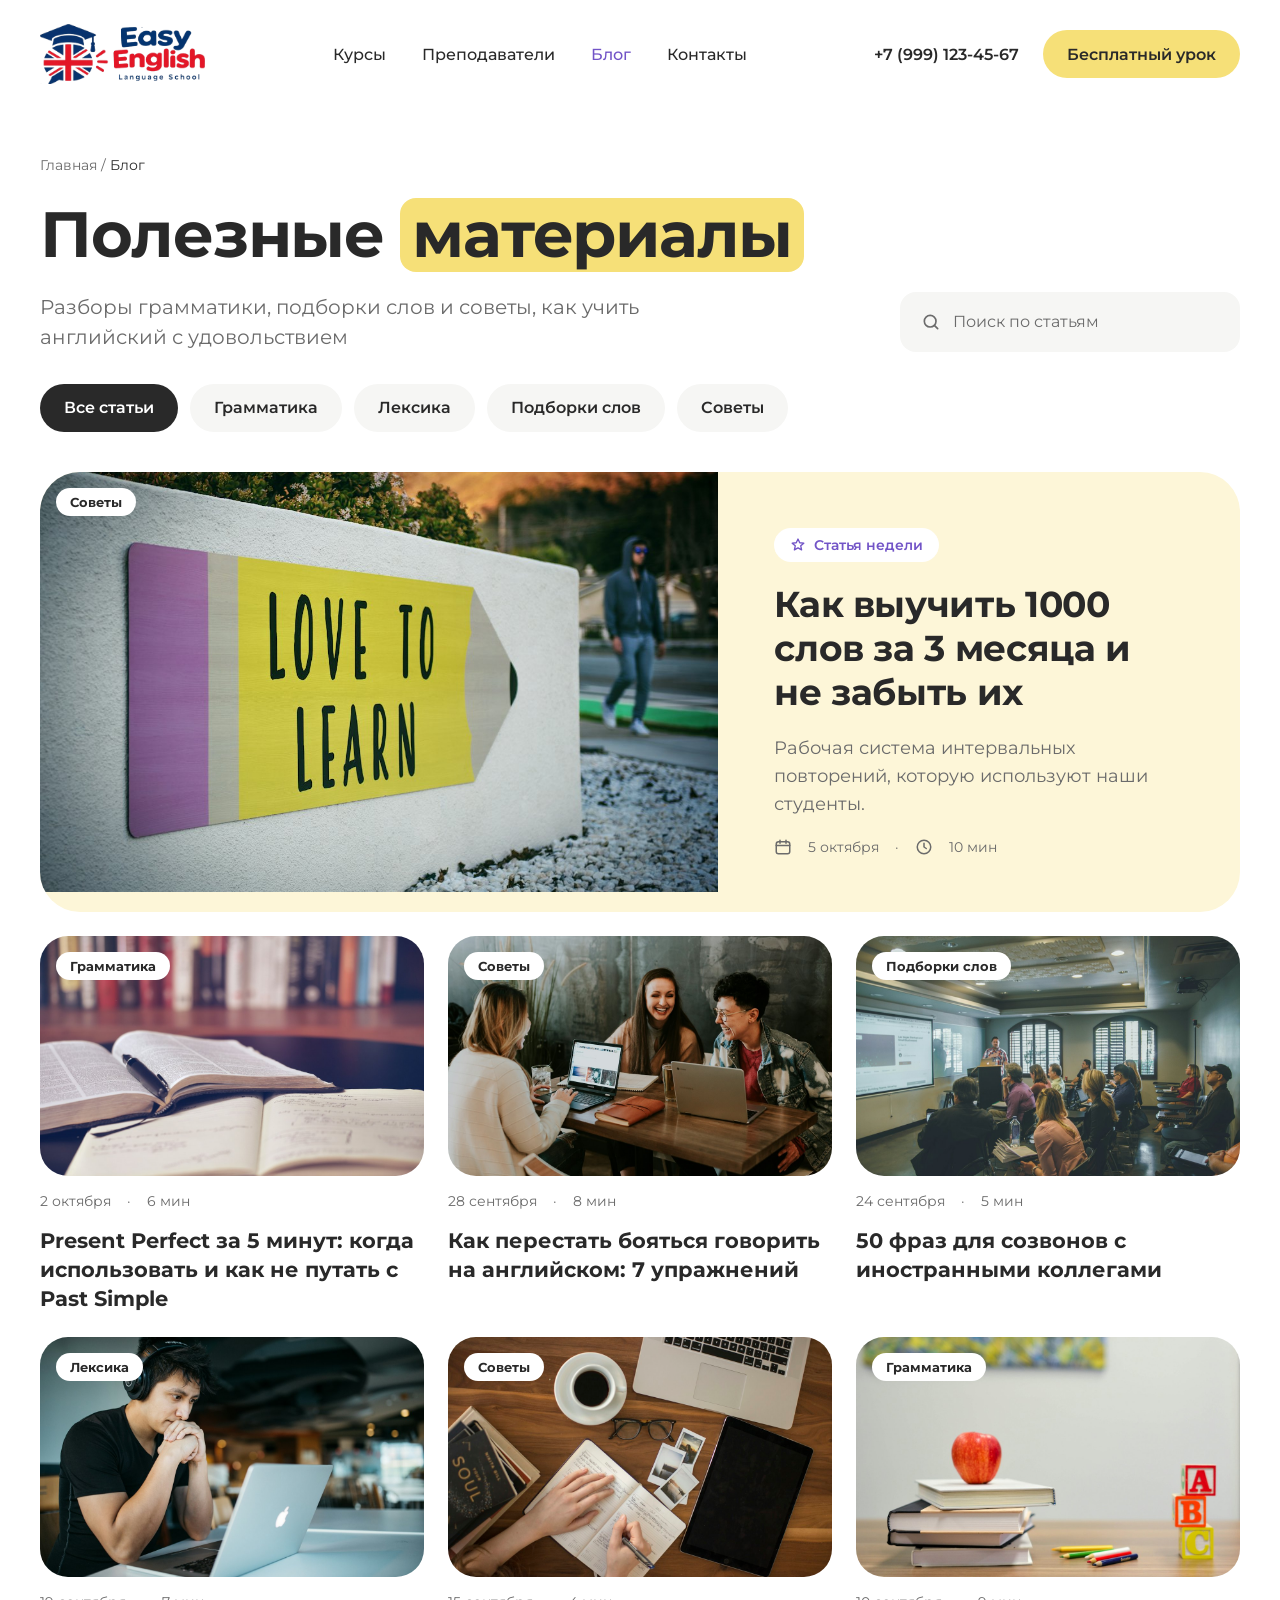
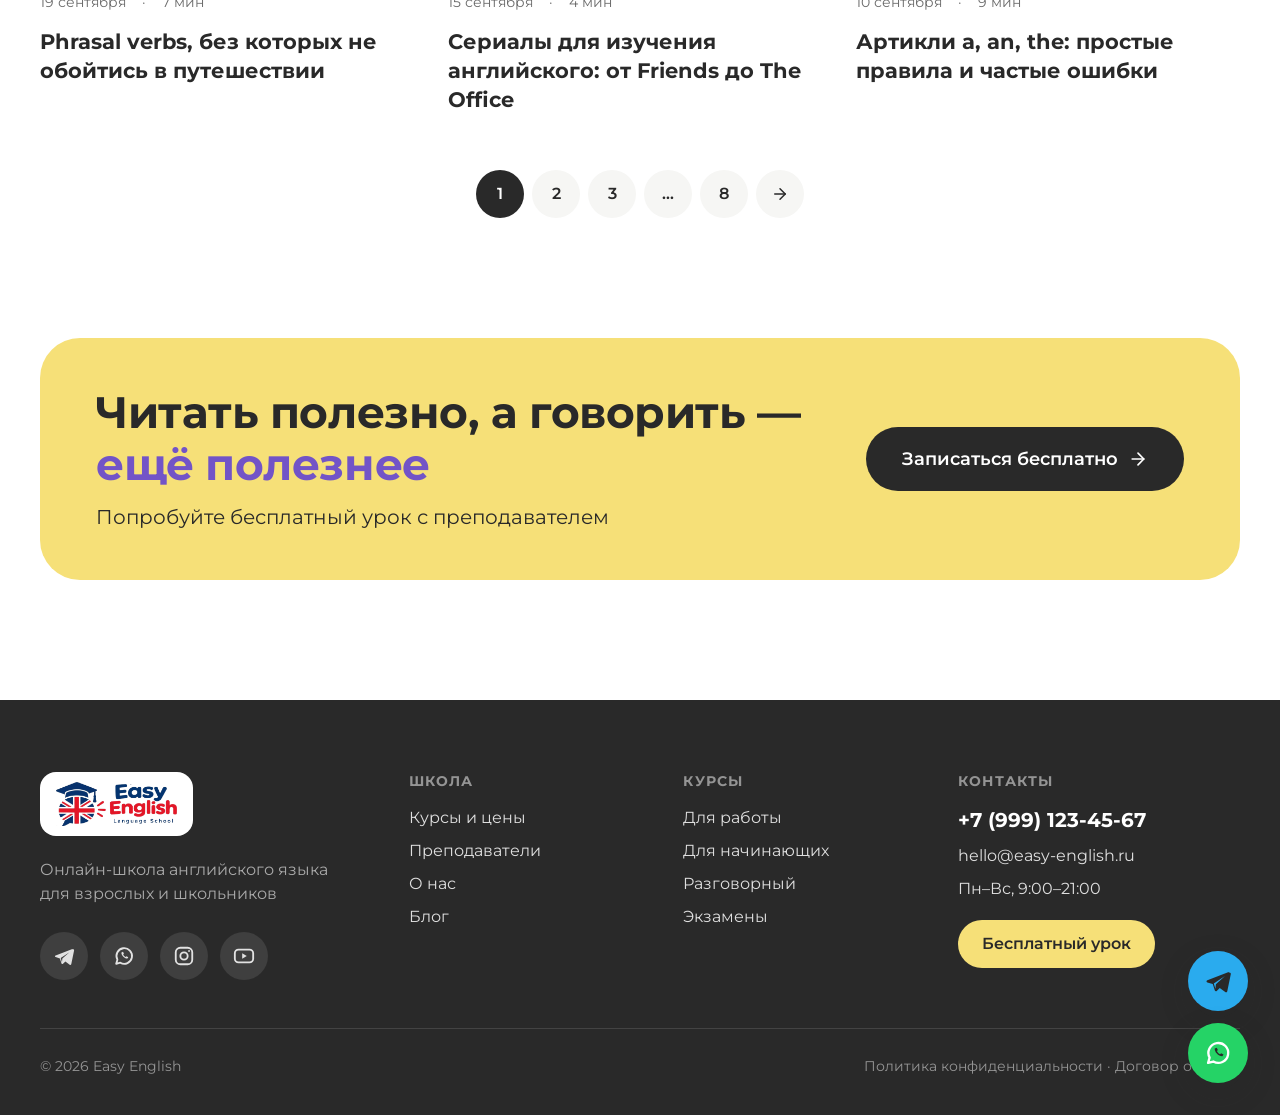
<file: blog.html>
<!doctype html>
<html lang="ru">
<head>
<meta charset="utf-8">
<meta name="viewport" content="width=device-width, initial-scale=1">
<title>Блог — Easy English</title>
<link rel="preconnect" href="https://fonts.googleapis.com">
<link rel="stylesheet" href="https://fonts.googleapis.com/css2?family=Montserrat:wght@400;500;600;700;800&display=swap">
<link rel="stylesheet" href="styles.css">
</head>
<body>
<div class="page">

<header class="hdr">
  <div class="container">
    <a class="logo" href="index.html"><img class="logo-img" src="img/logo_h.png" alt="Easy English — Language School"></a>
    <nav class="nav"><a href="courses.html">Курсы</a><a href="about.html">Преподаватели</a><a href="blog.html" class="active">Блог</a><a href="#contacts">Контакты</a></nav>
    <div class="hdr-right">
      <a class="hdr-phone" href="tel:+79991234567">+7 (999) 123-45-67</a>
      <a class="btn btn-primary btn-sm" href="#lead">Бесплатный урок</a>
      <span class="burger"><svg class="icon" width="24" height="24" viewBox="0 0 24 24" fill="none" stroke="currentColor" stroke-width="2" stroke-linecap="round" stroke-linejoin="round" style="width:24px;height:24px"><path d="M4 7h16M4 12h16M4 17h16"/></svg></span>
    </div>
  </div>
</header>

<section class="page-hero">
  <div class="container">
    <div class="crumbs">Главная / <span>Блог</span></div>
    <div class="section-head" style="margin-bottom:32px">
      <div>
        <h1 class="h1">Полезные <span class="mark">материалы</span></h1>
        <p class="lead" style="margin-top:20px;max-width:620px">Разборы грамматики, подборки слов и советы, как учить английский с удовольствием</p>
      </div>
      <div class="field hide-m" style="width:340px;background:var(--bg-soft);gap:12px"><svg class="icon" width="20" height="20" viewBox="0 0 24 24" fill="none" stroke="currentColor" stroke-width="2" stroke-linecap="round" stroke-linejoin="round" style="width:20px;height:20px"><circle cx="11" cy="11" r="7"/><path d="m20 20-4-4"/></svg>Поиск по статьям</div>
    </div>
    <div class="tabs">
      <span class="tab active">Все статьи</span><span class="tab">Грамматика</span><span class="tab">Лексика</span><span class="tab">Подборки слов</span><span class="tab">Советы</span>
    </div>
  </div>
</section>

<section class="section" style="padding-top:0">
  <div class="container">
    <div class="blog-grid">
      <a class="post-featured" href="article.html">
        <div class="post-img"><img src="img/b7.jpg" alt=""><span class="post-cat">Советы</span></div>
        <div class="post-featured-body">
          <span class="tag" style="background:#fff;align-self:flex-start"><svg class="icon" width="16" height="16" viewBox="0 0 24 24" fill="none" stroke="currentColor" stroke-width="2" stroke-linecap="round" stroke-linejoin="round" style="width:16px;height:16px"><path d="m12 3 2.6 5.6 6.1.6-4.6 4.1 1.3 6L12 16.2 6.6 19.3l1.3-6-4.6-4.1 6.1-.6z"/></svg>Статья недели</span>
          <h2 class="h2">Как выучить 1000 слов за 3 месяца и не забыть их</h2>
          <p class="lead" style="font-size:18px;line-height:28px">Рабочая система интервальных повторений, которую используют наши студенты.</p>
          <div class="post-meta"><svg class="icon" width="18" height="18" viewBox="0 0 24 24" fill="none" stroke="currentColor" stroke-width="2" stroke-linecap="round" stroke-linejoin="round" style="width:18px;height:18px"><rect x="3" y="5" width="18" height="16" rx="3"/><path d="M3 10h18M8 3v4M16 3v4"/></svg>5 октября <span>·</span> <svg class="icon" width="18" height="18" viewBox="0 0 24 24" fill="none" stroke="currentColor" stroke-width="2" stroke-linecap="round" stroke-linejoin="round" style="width:18px;height:18px"><circle cx="12" cy="12" r="9"/><path d="M12 7v5l3 2"/></svg>10 мин</div>
        </div>
      </a>
      
      <a class="post" href="article.html">
        <div class="post-img"><img src="img/b1.jpg" alt=""><span class="post-cat">Грамматика</span></div>
        <div class="post-meta">2 октября <span>·</span> 6 мин</div>
        <div class="post-title">Present Perfect за 5 минут: когда использовать и как не путать с Past Simple</div>
      </a>
      <a class="post" href="article.html">
        <div class="post-img"><img src="img/b2.jpg" alt=""><span class="post-cat">Советы</span></div>
        <div class="post-meta">28 сентября <span>·</span> 8 мин</div>
        <div class="post-title">Как перестать бояться говорить на английском: 7 упражнений</div>
      </a>
      <a class="post" href="article.html">
        <div class="post-img"><img src="img/b3.jpg" alt=""><span class="post-cat">Подборки слов</span></div>
        <div class="post-meta">24 сентября <span>·</span> 5 мин</div>
        <div class="post-title">50 фраз для созвонов с иностранными коллегами</div>
      </a>
      <a class="post" href="article.html">
        <div class="post-img"><img src="img/b4.jpg" alt=""><span class="post-cat">Лексика</span></div>
        <div class="post-meta">19 сентября <span>·</span> 7 мин</div>
        <div class="post-title">Phrasal verbs, без которых не обойтись в путешествии</div>
      </a>
      <a class="post" href="article.html">
        <div class="post-img"><img src="img/b5.jpg" alt=""><span class="post-cat">Советы</span></div>
        <div class="post-meta">15 сентября <span>·</span> 4 мин</div>
        <div class="post-title">Сериалы для изучения английского: от Friends до The Office</div>
      </a>
      <a class="post" href="article.html">
        <div class="post-img"><img src="img/b8.jpg" alt=""><span class="post-cat">Грамматика</span></div>
        <div class="post-meta">10 сентября <span>·</span> 9 мин</div>
        <div class="post-title">Артикли a, an, the: простые правила и частые ошибки</div>
      </a>
    </div>
    <div class="pager"><a class="active">1</a><a>2</a><a>3</a><a>…</a><a>8</a><a><svg class="icon" width="18" height="18" viewBox="0 0 24 24" fill="none" stroke="currentColor" stroke-width="2" stroke-linecap="round" stroke-linejoin="round" style="width:18px;height:18px"><path d="M5 12h14"/><path d="m12 5 7 7-7 7"/></svg></a></div>
  </div>
</section>

<section class="section">
  <div class="container">
    <div class="banner">
      <div>
        <h2 class="h2">Читать полезно, а говорить — <span style="color:var(--violet)">ещё полезнее</span></h2>
        <p class="lead" style="color:var(--text);margin-top:12px">Попробуйте бесплатный урок с преподавателем</p>
      </div>
      <a class="btn" href="index.html#lead">Записаться бесплатно <svg class="icon" width="20" height="20" viewBox="0 0 24 24" fill="none" stroke="currentColor" stroke-width="2" stroke-linecap="round" stroke-linejoin="round" style="width:20px;height:20px"><path d="M5 12h14"/><path d="m12 5 7 7-7 7"/></svg></a>
    </div>
  </div>
</section>

<footer class="ftr" id="contacts">
  <div class="container">
    <div class="ftr-top">
      <div class="ftr-col">
        <a class="logo logo-plate" href="index.html"><img class="logo-img" src="img/logo_h.png" alt="Easy English — Language School"></a>
        <p style="color:rgba(255,255,255,.6);max-width:300px;line-height:24px;margin-top:8px">Онлайн-школа английского языка для взрослых и школьников</p>
        <div class="socials" style="margin-top:12px">
          <a class="soc"><svg class="icon" width="22" height="22" viewBox="0 0 24 24" fill="none" stroke="currentColor" stroke-width="2" stroke-linecap="round" stroke-linejoin="round" style="width:22px;height:22px"><path d="M21.2 4.3 2.9 11.4c-1 .4-1 1.5 0 1.8l4.6 1.4 1.8 5.5c.2.7 1.1.9 1.6.4l2.6-2.4 4.7 3.4c.6.5 1.5.1 1.7-.6l3.1-14.8c.2-.9-.7-1.6-1.8-1.3zm-11 10.5-.4 3.9-1.4-4.6 9.6-6.3z" fill="currentColor" stroke="none"/></svg></a>
          <a class="soc"><svg class="icon" width="22" height="22" viewBox="0 0 24 24" fill="none" stroke="currentColor" stroke-width="2" stroke-linecap="round" stroke-linejoin="round" style="width:22px;height:22px"><path d="M3.5 20.5 4.8 16A8.5 8.5 0 1 1 8 19.3z"/><path d="M9.2 8.2c-.4 2.9 3.5 6.9 6.6 6.6l.9-1.5-2-1.1-.9.8c-1.1-.4-2.3-1.6-2.7-2.7l.8-.9-1-2z" fill="currentColor" stroke="none"/></svg></a>
          <a class="soc"><svg class="icon" width="22" height="22" viewBox="0 0 24 24" fill="none" stroke="currentColor" stroke-width="2" stroke-linecap="round" stroke-linejoin="round" style="width:22px;height:22px"><rect x="3" y="3" width="18" height="18" rx="5"/><circle cx="12" cy="12" r="4"/><circle cx="17.5" cy="6.5" r="1" fill="currentColor" stroke="none"/></svg></a>
          <a class="soc"><svg class="icon" width="22" height="22" viewBox="0 0 24 24" fill="none" stroke="currentColor" stroke-width="2" stroke-linecap="round" stroke-linejoin="round" style="width:22px;height:22px"><rect x="2" y="5" width="20" height="14" rx="4"/><path d="m10 9 5 3-5 3z" fill="currentColor" stroke="none"/></svg></a>
        </div>
      </div>
      <div class="ftr-col">
        <span class="t">Школа</span>
        <a href="courses.html">Курсы и цены</a>
        <a href="about.html">Преподаватели</a>
        <a href="about.html">О нас</a>
        <a href="blog.html">Блог</a>
      </div>
      <div class="ftr-col">
        <span class="t">Курсы</span>
        <a>Для работы</a>
        <a>Для начинающих</a>
        <a>Разговорный</a>
        <a>Экзамены</a>
      </div>
      <div class="ftr-col">
        <span class="t">Контакты</span>
        <a style="font-size:20px;font-weight:700;color:#fff">+7 (999) 123-45-67</a>
        <a>hello@easy-english.ru</a>
        <a>Пн–Вс, 9:00–21:00</a>
        <a class="btn btn-primary btn-sm" style="align-self:flex-start;margin-top:8px;color:var(--text)">Бесплатный урок</a>
      </div>
    </div>
    <div class="ftr-bottom">
      <span>© 2026 Easy English</span>
      <span>Политика конфиденциальности · Договор оферты</span>
    </div>
  </div>
</footer>
<div class="fab">
  <a class="tg"><svg class="icon" width="28" height="28" viewBox="0 0 24 24" fill="none" stroke="#fff" stroke-width="2" stroke-linecap="round" stroke-linejoin="round" style="width:28px;height:28px"><path d="M21.2 4.3 2.9 11.4c-1 .4-1 1.5 0 1.8l4.6 1.4 1.8 5.5c.2.7 1.1.9 1.6.4l2.6-2.4 4.7 3.4c.6.5 1.5.1 1.7-.6l3.1-14.8c.2-.9-.7-1.6-1.8-1.3zm-11 10.5-.4 3.9-1.4-4.6 9.6-6.3z" fill="currentColor" stroke="none"/></svg></a>
  <a class="wa"><svg class="icon" width="28" height="28" viewBox="0 0 24 24" fill="none" stroke="#fff" stroke-width="2" stroke-linecap="round" stroke-linejoin="round" style="width:28px;height:28px"><path d="M3.5 20.5 4.8 16A8.5 8.5 0 1 1 8 19.3z"/><path d="M9.2 8.2c-.4 2.9 3.5 6.9 6.6 6.6l.9-1.5-2-1.1-.9.8c-1.1-.4-2.3-1.6-2.7-2.7l.8-.9-1-2z" fill="currentColor" stroke="none"/></svg></a>
</div></div>
</body>
</html>
</file>
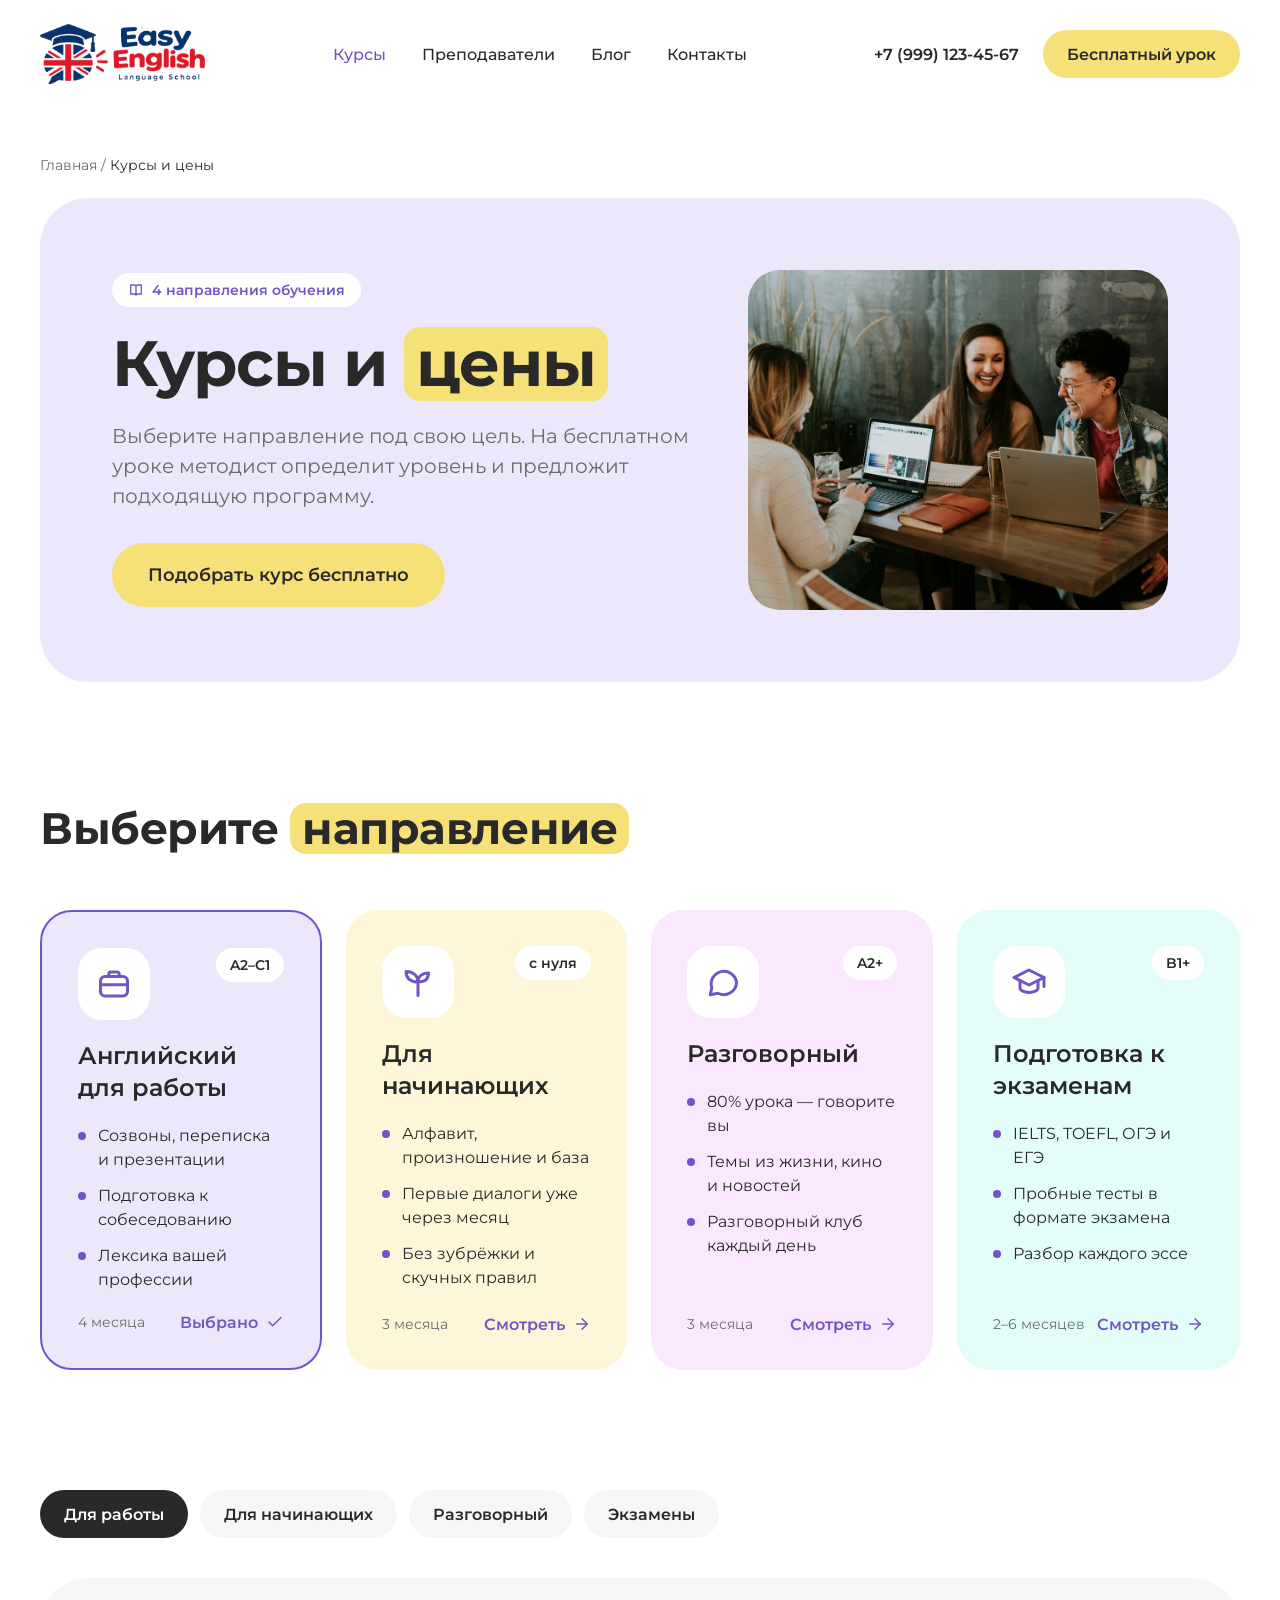
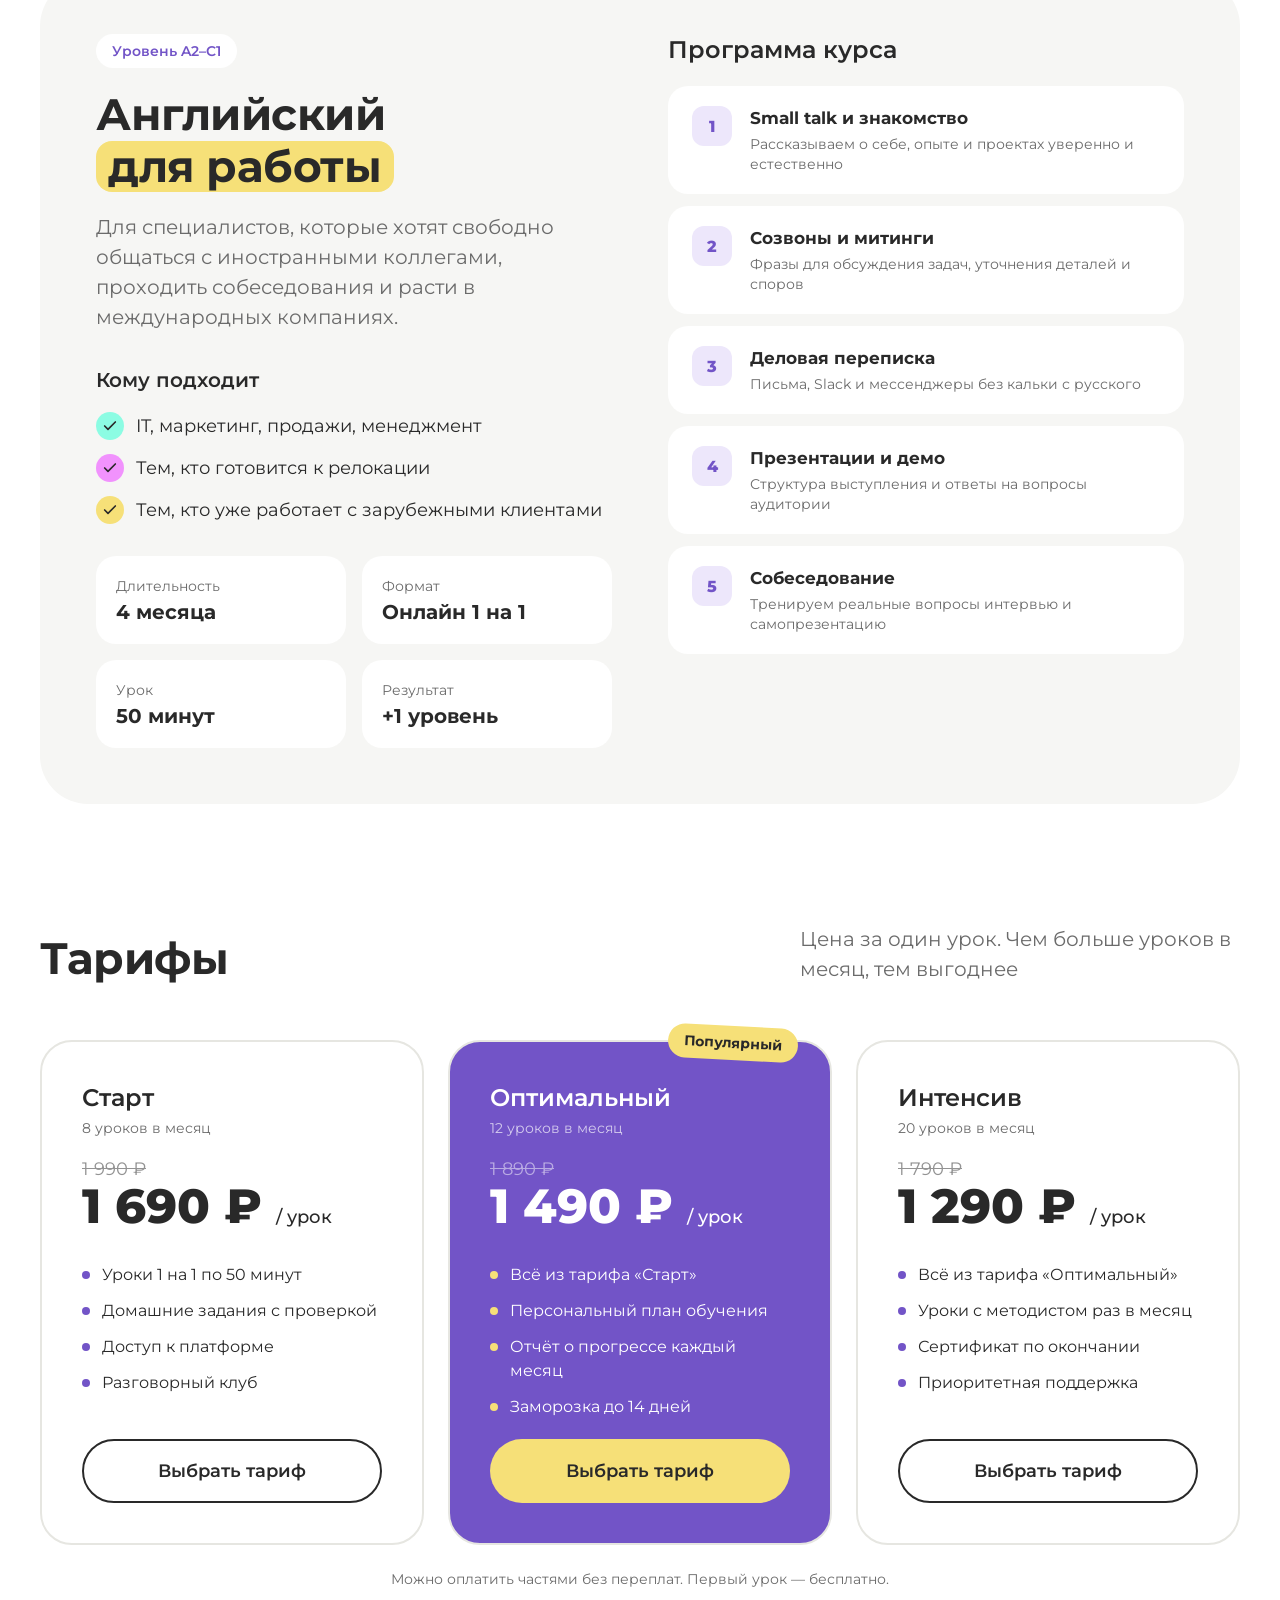
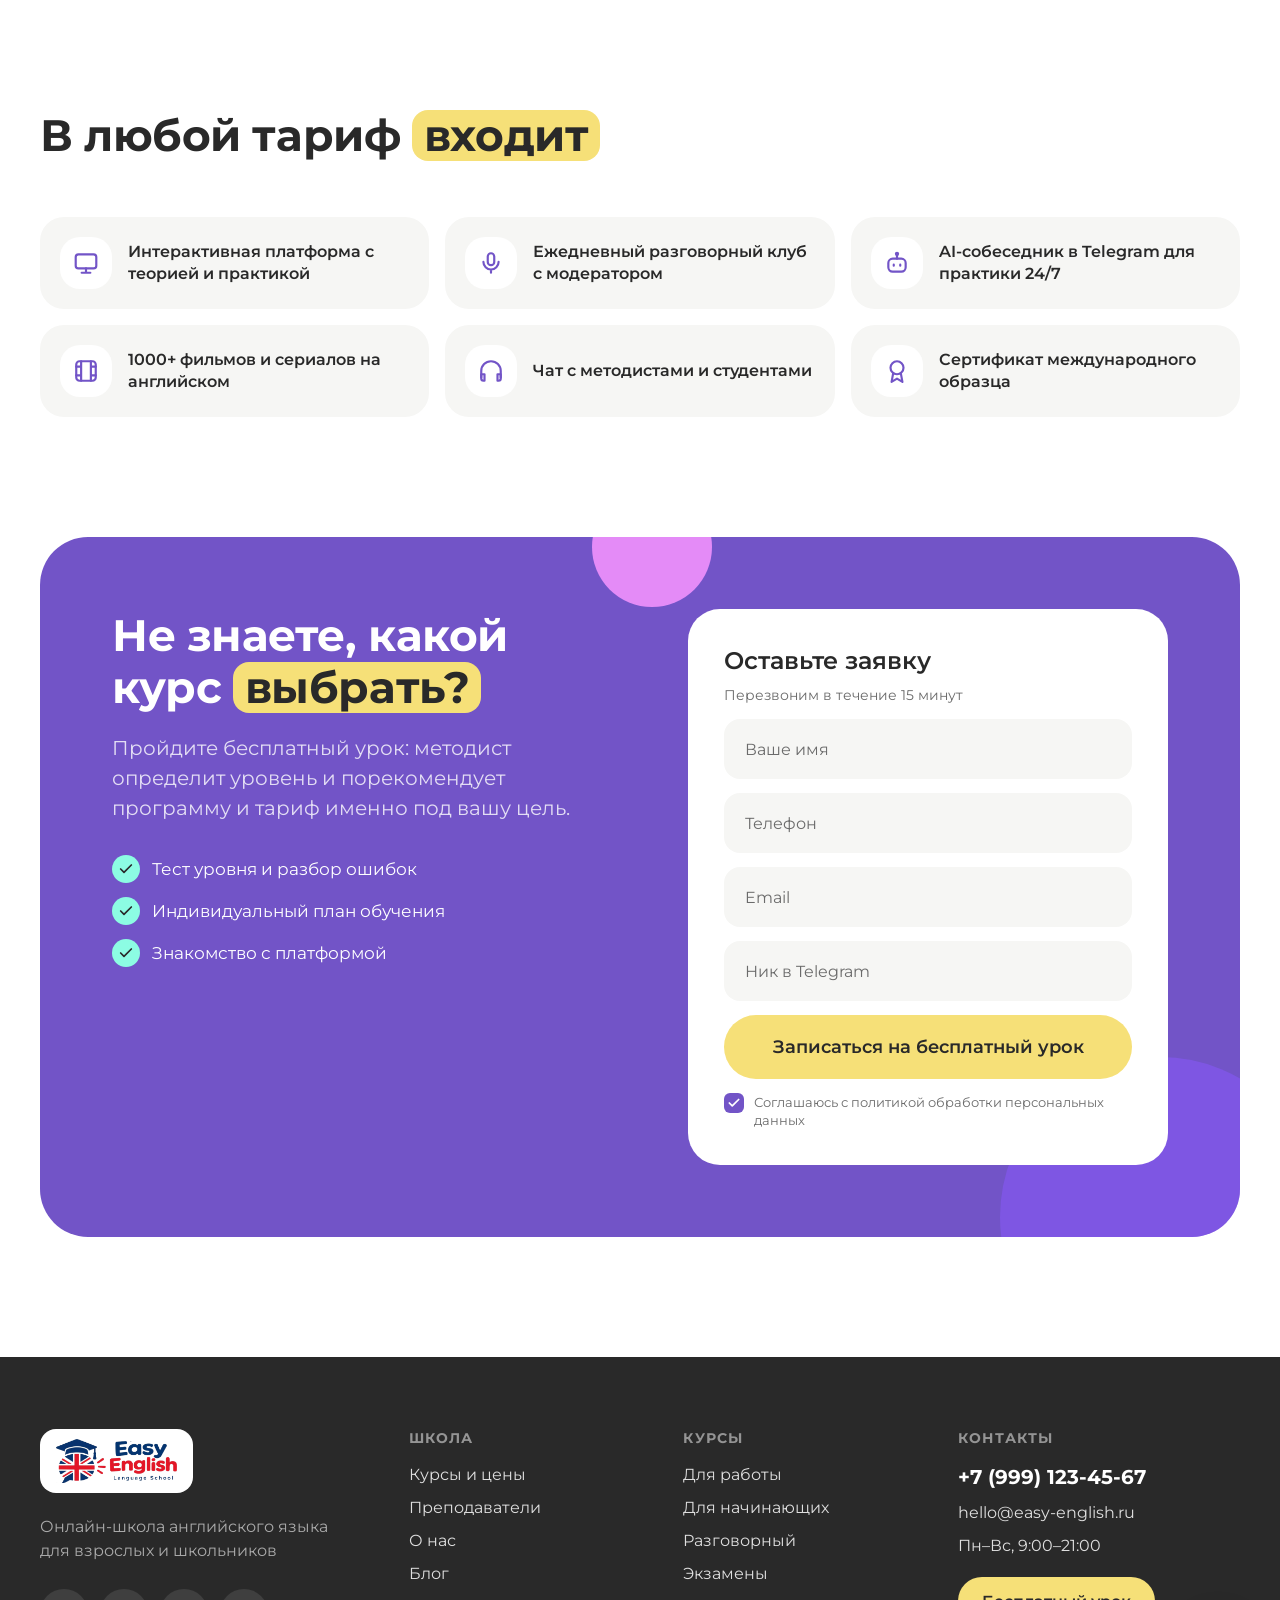
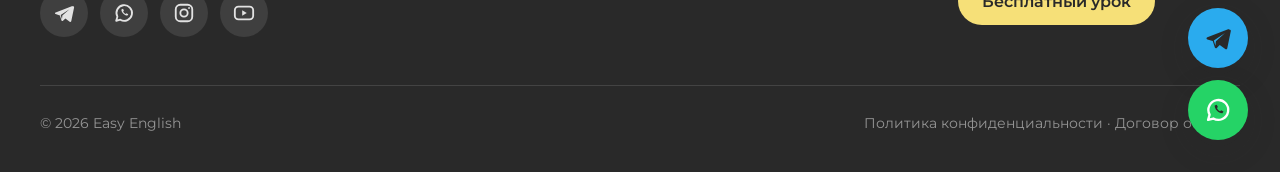
<file: courses.html>
<!doctype html>
<html lang="ru">
<head>
<meta charset="utf-8">
<meta name="viewport" content="width=device-width, initial-scale=1">
<title>Курсы — Easy English</title>
<link rel="preconnect" href="https://fonts.googleapis.com">
<link rel="stylesheet" href="https://fonts.googleapis.com/css2?family=Montserrat:wght@400;500;600;700;800&display=swap">
<link rel="stylesheet" href="styles.css">
</head>
<body>
<div class="page">

<header class="hdr">
  <div class="container">
    <a class="logo" href="index.html"><img class="logo-img" src="img/logo_h.png" alt="Easy English — Language School"></a>
    <nav class="nav"><a href="courses.html" class="active">Курсы</a><a href="about.html">Преподаватели</a><a href="blog.html">Блог</a><a href="#contacts">Контакты</a></nav>
    <div class="hdr-right">
      <a class="hdr-phone" href="tel:+79991234567">+7 (999) 123-45-67</a>
      <a class="btn btn-primary btn-sm" href="#lead">Бесплатный урок</a>
      <span class="burger"><svg class="icon" width="24" height="24" viewBox="0 0 24 24" fill="none" stroke="currentColor" stroke-width="2" stroke-linecap="round" stroke-linejoin="round" style="width:24px;height:24px"><path d="M4 7h16M4 12h16M4 17h16"/></svg></span>
    </div>
  </div>
</header>

<section class="page-hero">
  <div class="container">
    <div class="crumbs">Главная / <span>Курсы и цены</span></div>
    <div class="page-hero-box bg-violet">
      <div>
        <span class="tag" style="background:#fff"><svg class="icon" width="16" height="16" viewBox="0 0 24 24" fill="none" stroke="currentColor" stroke-width="2" stroke-linecap="round" stroke-linejoin="round" style="width:16px;height:16px"><path d="M4 4.5h5.5A2.5 2.5 0 0 1 12 7v13a2 2 0 0 0-2-2H4zM20 4.5h-5.5A2.5 2.5 0 0 0 12 7v13a2 2 0 0 1 2-2h6z"/></svg>4 направления обучения</span>
        <h1 class="h1" style="margin-top:20px">Курсы и <span class="mark">цены</span></h1>
        <p class="lead">Выберите направление под свою цель. На бесплатном уроке методист определит уровень и предложит подходящую программу.</p>
        <div class="hero-cta" style="margin-top:32px"><a class="btn btn-primary" href="#lead">Подобрать курс бесплатно</a></div>
      </div>
      <div class="page-hero-img"><img src="img/b2.jpg" alt=""></div>
    </div>
  </div>
</section>

<section class="section">
  <div class="container">
    <div class="section-head">
      <h2 class="h2">Выберите <span class="mark">направление</span></h2>
    </div>
    <div class="grid-4">
      
      <div class="course bg-violet" style="border:2px solid var(--violet)">
        <div class="course-top"><span class="course-emoji"><svg class="icon" width="36" height="36" viewBox="0 0 24 24" fill="none" stroke="#7254c7" stroke-width="2" stroke-linecap="round" stroke-linejoin="round" style="width:36px;height:36px"><rect x="3" y="7" width="18" height="13" rx="3"/><path d="M8.5 7V5.5A1.5 1.5 0 0 1 10 4h4a1.5 1.5 0 0 1 1.5 1.5V7M3 12.5h18"/></svg></span><span class="course-level">A2–C1</span></div>
        <div class="h3">Английский для работы</div>
        <ul class="bullets"><li>Созвоны, переписка и презентации</li><li>Подготовка к собеседованию</li><li>Лексика вашей профессии</li></ul>
        <div class="course-foot"><span class="small">4 месяца</span><a class="btn-text">Выбрано <svg class="icon" width="18" height="18" viewBox="0 0 24 24" fill="none" stroke="currentColor" stroke-width="2" stroke-linecap="round" stroke-linejoin="round" style="width:18px;height:18px"><path d="M20 6 9 17l-5-5"/></svg></a></div>
      </div>
      <div class="course bg-yellow">
        <div class="course-top"><span class="course-emoji"><svg class="icon" width="36" height="36" viewBox="0 0 24 24" fill="none" stroke="#7254c7" stroke-width="2" stroke-linecap="round" stroke-linejoin="round" style="width:36px;height:36px"><path d="M12 21v-9"/><path d="M12 12c0-4-3-7-8-7 0 4.5 3 7 8 7zM12 12c0-3.5 2.5-6 7-6 0 4-2.5 6-7 6z"/></svg></span><span class="course-level">с нуля</span></div>
        <div class="h3">Для начинающих</div>
        <ul class="bullets"><li>Алфавит, произношение и база</li><li>Первые диалоги уже через месяц</li><li>Без зубрёжки и скучных правил</li></ul>
        <div class="course-foot"><span class="small">3 месяца</span><a class="btn-text">Смотреть <svg class="icon" width="18" height="18" viewBox="0 0 24 24" fill="none" stroke="currentColor" stroke-width="2" stroke-linecap="round" stroke-linejoin="round" style="width:18px;height:18px"><path d="M5 12h14"/><path d="m12 5 7 7-7 7"/></svg></a></div>
      </div>
      <div class="course bg-pink">
        <div class="course-top"><span class="course-emoji"><svg class="icon" width="36" height="36" viewBox="0 0 24 24" fill="none" stroke="#7254c7" stroke-width="2" stroke-linecap="round" stroke-linejoin="round" style="width:36px;height:36px"><path d="M21 12a8.5 8.5 0 0 1-12.4 7.5L3.5 20.5l1-4.6A8.5 8.5 0 1 1 21 12z"/></svg></span><span class="course-level">A2+</span></div>
        <div class="h3">Разговорный</div>
        <ul class="bullets"><li>80% урока — говорите вы</li><li>Темы из жизни, кино и новостей</li><li>Разговорный клуб каждый день</li></ul>
        <div class="course-foot"><span class="small">3 месяца</span><a class="btn-text">Смотреть <svg class="icon" width="18" height="18" viewBox="0 0 24 24" fill="none" stroke="currentColor" stroke-width="2" stroke-linecap="round" stroke-linejoin="round" style="width:18px;height:18px"><path d="M5 12h14"/><path d="m12 5 7 7-7 7"/></svg></a></div>
      </div>
      <div class="course bg-mint">
        <div class="course-top"><span class="course-emoji"><svg class="icon" width="36" height="36" viewBox="0 0 24 24" fill="none" stroke="#7254c7" stroke-width="2" stroke-linecap="round" stroke-linejoin="round" style="width:36px;height:36px"><path d="m2 9 10-5 10 5-10 5z"/><path d="M6 11v5c0 1.7 2.7 3 6 3s6-1.3 6-3v-5M22 9v6"/></svg></span><span class="course-level">B1+</span></div>
        <div class="h3">Подготовка к экзаменам</div>
        <ul class="bullets"><li>IELTS, TOEFL, ОГЭ и ЕГЭ</li><li>Пробные тесты в формате экзамена</li><li>Разбор каждого эссе</li></ul>
        <div class="course-foot"><span class="small">2–6 месяцев</span><a class="btn-text">Смотреть <svg class="icon" width="18" height="18" viewBox="0 0 24 24" fill="none" stroke="currentColor" stroke-width="2" stroke-linecap="round" stroke-linejoin="round" style="width:18px;height:18px"><path d="M5 12h14"/><path d="m12 5 7 7-7 7"/></svg></a></div>
      </div>
    </div>
  </div>
</section>

<section class="section">
  <div class="container">
    <div class="tabs">
      <span class="tab active">Для работы</span><span class="tab">Для начинающих</span><span class="tab">Разговорный</span><span class="tab">Экзамены</span>
    </div>
    <div class="program">
      <div>
        <span class="tag" style="background:#fff">Уровень A2–C1</span>
        <h2 class="h2" style="margin-top:20px">Английский <span class="mark">для работы</span></h2>
        <p class="lead" style="margin-top:20px">Для специалистов, которые хотят свободно общаться с иностранными коллегами, проходить собеседования и расти в международных компаниях.</p>
        <div class="h3" style="margin-top:32px;font-size:20px">Кому подходит</div>
        <ul class="hero-points" style="margin:16px 0 0">
          <li><span class="check" style="background:var(--mint)"><svg class="icon" width="16" height="16" viewBox="0 0 24 24" fill="none" stroke="#292929" stroke-width="2.5" stroke-linecap="round" stroke-linejoin="round" style="width:16px;height:16px"><path d="M20 6 9 17l-5-5"/></svg></span>IT, маркетинг, продажи, менеджмент</li>
          <li><span class="check" style="background:var(--pink)"><svg class="icon" width="16" height="16" viewBox="0 0 24 24" fill="none" stroke="#292929" stroke-width="2.5" stroke-linecap="round" stroke-linejoin="round" style="width:16px;height:16px"><path d="M20 6 9 17l-5-5"/></svg></span>Тем, кто готовится к релокации</li>
          <li><span class="check" style="background:var(--yellow)"><svg class="icon" width="16" height="16" viewBox="0 0 24 24" fill="none" stroke="#292929" stroke-width="2.5" stroke-linecap="round" stroke-linejoin="round" style="width:16px;height:16px"><path d="M20 6 9 17l-5-5"/></svg></span>Тем, кто уже работает с зарубежными клиентами</li>
        </ul>
        <div class="program-meta">
          <div class="meta"><span class="small">Длительность</span><b>4 месяца</b></div>
          <div class="meta"><span class="small">Формат</span><b>Онлайн 1 на 1</b></div>
          <div class="meta"><span class="small">Урок</span><b>50 минут</b></div>
          <div class="meta"><span class="small">Результат</span><b>+1 уровень</b></div>
        </div>
      </div>
      <div>
        <div class="h3" style="margin-bottom:20px">Программа курса</div>
        <div class="modules">
          <div class="module"><span class="module-n">1</span><div><h4>Small talk и знакомство</h4><p class="small" style="margin-top:4px">Рассказываем о себе, опыте и проектах уверенно и естественно</p></div></div><div class="module"><span class="module-n">2</span><div><h4>Созвоны и митинги</h4><p class="small" style="margin-top:4px">Фразы для обсуждения задач, уточнения деталей и споров</p></div></div><div class="module"><span class="module-n">3</span><div><h4>Деловая переписка</h4><p class="small" style="margin-top:4px">Письма, Slack и мессенджеры без кальки с русского</p></div></div><div class="module"><span class="module-n">4</span><div><h4>Презентации и демо</h4><p class="small" style="margin-top:4px">Структура выступления и ответы на вопросы аудитории</p></div></div><div class="module"><span class="module-n">5</span><div><h4>Собеседование</h4><p class="small" style="margin-top:4px">Тренируем реальные вопросы интервью и самопрезентацию</p></div></div>
        </div>
      </div>
    </div>
  </div>
</section>

<section class="section">
  <div class="container">
    <div class="section-head">
      <h2 class="h2">Тарифы</h2>
      <p class="lead">Цена за один урок. Чем больше уроков в месяц, тем выгоднее</p>
    </div>
    <div class="grid-3">
      
      <div class="price">
        
        <div><div class="h3">Старт</div><p class="small" style="margin-top:4px">8 уроков в месяц</p></div>
        <div><span class="price-old">1 990 ₽</span><div class="price-val">1 690 ₽ <small>/ урок</small></div></div>
        <ul class="bullets"><li>Уроки 1 на 1 по 50 минут</li><li>Домашние задания с проверкой</li><li>Доступ к платформе</li><li>Разговорный клуб</li></ul>
        <a class="btn btn-outline" href="#lead">Выбрать тариф</a>
      </div>
      <div class="price hot">
        <span class="price-badge">Популярный</span>
        <div><div class="h3">Оптимальный</div><p class="small" style="margin-top:4px">12 уроков в месяц</p></div>
        <div><span class="price-old">1 890 ₽</span><div class="price-val">1 490 ₽ <small>/ урок</small></div></div>
        <ul class="bullets"><li>Всё из тарифа «Старт»</li><li>Персональный план обучения</li><li>Отчёт о прогрессе каждый месяц</li><li>Заморозка до 14 дней</li></ul>
        <a class="btn btn-primary" href="#lead">Выбрать тариф</a>
      </div>
      <div class="price">
        
        <div><div class="h3">Интенсив</div><p class="small" style="margin-top:4px">20 уроков в месяц</p></div>
        <div><span class="price-old">1 790 ₽</span><div class="price-val">1 290 ₽ <small>/ урок</small></div></div>
        <ul class="bullets"><li>Всё из тарифа «Оптимальный»</li><li>Уроки с методистом раз в месяц</li><li>Сертификат по окончании</li><li>Приоритетная поддержка</li></ul>
        <a class="btn btn-outline" href="#lead">Выбрать тариф</a>
      </div>
    </div>
    <p class="small" style="margin-top:24px;text-align:center">Можно оплатить частями без переплат. Первый урок — бесплатно.</p>
  </div>
</section>

<section class="section">
  <div class="container">
    <div class="section-head">
      <h2 class="h2">В любой тариф <span class="mark">входит</span></h2>
    </div>
    <div class="eco">
      <div class="eco-item"><span class="feat-ico" style="width:52px;height:52px;flex:none"><svg class="icon" width="26" height="26" viewBox="0 0 24 24" fill="none" stroke="#7254c7" stroke-width="2" stroke-linecap="round" stroke-linejoin="round" style="width:26px;height:26px"><rect x="2.5" y="4" width="19" height="13" rx="2.5"/><path d="M8 21h8M12 17v4"/></svg></span>Интерактивная платформа с теорией и практикой</div><div class="eco-item"><span class="feat-ico" style="width:52px;height:52px;flex:none"><svg class="icon" width="26" height="26" viewBox="0 0 24 24" fill="none" stroke="#7254c7" stroke-width="2" stroke-linecap="round" stroke-linejoin="round" style="width:26px;height:26px"><rect x="9" y="3" width="6" height="11" rx="3"/><path d="M5 11a7 7 0 0 0 14 0M12 18v3"/></svg></span>Ежедневный разговорный клуб с модератором</div><div class="eco-item"><span class="feat-ico" style="width:52px;height:52px;flex:none"><svg class="icon" width="26" height="26" viewBox="0 0 24 24" fill="none" stroke="#7254c7" stroke-width="2" stroke-linecap="round" stroke-linejoin="round" style="width:26px;height:26px"><rect x="4" y="8" width="16" height="12" rx="4"/><path d="M12 4v4M9 13.5v1M15 13.5v1"/><circle cx="12" cy="3.5" r="1" fill="currentColor"/></svg></span>AI-собеседник в Telegram для практики 24/7</div><div class="eco-item"><span class="feat-ico" style="width:52px;height:52px;flex:none"><svg class="icon" width="26" height="26" viewBox="0 0 24 24" fill="none" stroke="#7254c7" stroke-width="2" stroke-linecap="round" stroke-linejoin="round" style="width:26px;height:26px"><rect x="3" y="3" width="18" height="18" rx="3"/><path d="M7.5 3v18M16.5 3v18M3 8h4.5M3 16h4.5M16.5 8H21M16.5 16H21"/></svg></span>1000+ фильмов и сериалов на английском</div><div class="eco-item"><span class="feat-ico" style="width:52px;height:52px;flex:none"><svg class="icon" width="26" height="26" viewBox="0 0 24 24" fill="none" stroke="#7254c7" stroke-width="2" stroke-linecap="round" stroke-linejoin="round" style="width:26px;height:26px"><path d="M3 18v-6a9 9 0 0 1 18 0v6"/><path d="M21 19a2 2 0 0 1-2 2h-1v-6h3zM3 19a2 2 0 0 0 2 2h1v-6H3z"/></svg></span>Чат с методистами и студентами</div><div class="eco-item"><span class="feat-ico" style="width:52px;height:52px;flex:none"><svg class="icon" width="26" height="26" viewBox="0 0 24 24" fill="none" stroke="#7254c7" stroke-width="2" stroke-linecap="round" stroke-linejoin="round" style="width:26px;height:26px"><circle cx="12" cy="9" r="6"/><path d="m8.5 14-1.5 8 5-3 5 3-1.5-8"/></svg></span>Сертификат международного образца</div>
    </div>
  </div>
</section>


<section class="section" id="lead">
  <div class="container">
    <div class="lead-box">
      <div class="deco-circle" style="width:320px;height:320px;background:#8a59ff;right:-80px;bottom:-140px;opacity:.5"></div>
      <div class="deco-circle" style="width:120px;height:120px;background:var(--pink);left:46%;top:-50px;opacity:.9"></div>
      <div style="position:relative;z-index:1">
        <h2 class="h2">Не знаете, какой курс <span class="mark">выбрать?</span></h2>
        <p class="lead" style="margin-top:20px">Пройдите бесплатный урок: методист определит уровень и порекомендует программу и тариф именно под вашу цель.</p>
        <ul class="lead-perks">
          <li><span class="check"><svg class="icon" width="16" height="16" viewBox="0 0 24 24" fill="none" stroke="#292929" stroke-width="2.5" stroke-linecap="round" stroke-linejoin="round" style="width:16px;height:16px"><path d="M20 6 9 17l-5-5"/></svg></span>Тест уровня и разбор ошибок</li>
          <li><span class="check"><svg class="icon" width="16" height="16" viewBox="0 0 24 24" fill="none" stroke="#292929" stroke-width="2.5" stroke-linecap="round" stroke-linejoin="round" style="width:16px;height:16px"><path d="M20 6 9 17l-5-5"/></svg></span>Индивидуальный план обучения</li>
          <li><span class="check"><svg class="icon" width="16" height="16" viewBox="0 0 24 24" fill="none" stroke="#292929" stroke-width="2.5" stroke-linecap="round" stroke-linejoin="round" style="width:16px;height:16px"><path d="M20 6 9 17l-5-5"/></svg></span>Знакомство с платформой</li>
        </ul>
      </div>
      <form class="form">
        <div class="h3">Оставьте заявку</div>
        <p class="small" style="margin-top:-6px">Перезвоним в течение 15 минут</p>
        <div class="field">Ваше имя</div>
        <div class="field">Телефон</div>
        <div class="field">Email</div>
        <div class="field">Ник в Telegram</div>
        <button class="btn btn-primary" type="button">Записаться на бесплатный урок</button>
        <label class="consent"><span class="box"><svg class="icon" width="14" height="14" viewBox="0 0 24 24" fill="none" stroke="#fff" stroke-width="3" stroke-linecap="round" stroke-linejoin="round" style="width:14px;height:14px"><path d="M20 6 9 17l-5-5"/></svg></span>Соглашаюсь с политикой обработки персональных данных</label>
      </form>
    </div>
  </div>
</section>

<footer class="ftr" id="contacts">
  <div class="container">
    <div class="ftr-top">
      <div class="ftr-col">
        <a class="logo logo-plate" href="index.html"><img class="logo-img" src="img/logo_h.png" alt="Easy English — Language School"></a>
        <p style="color:rgba(255,255,255,.6);max-width:300px;line-height:24px;margin-top:8px">Онлайн-школа английского языка для взрослых и школьников</p>
        <div class="socials" style="margin-top:12px">
          <a class="soc"><svg class="icon" width="22" height="22" viewBox="0 0 24 24" fill="none" stroke="currentColor" stroke-width="2" stroke-linecap="round" stroke-linejoin="round" style="width:22px;height:22px"><path d="M21.2 4.3 2.9 11.4c-1 .4-1 1.5 0 1.8l4.6 1.4 1.8 5.5c.2.7 1.1.9 1.6.4l2.6-2.4 4.7 3.4c.6.5 1.5.1 1.7-.6l3.1-14.8c.2-.9-.7-1.6-1.8-1.3zm-11 10.5-.4 3.9-1.4-4.6 9.6-6.3z" fill="currentColor" stroke="none"/></svg></a>
          <a class="soc"><svg class="icon" width="22" height="22" viewBox="0 0 24 24" fill="none" stroke="currentColor" stroke-width="2" stroke-linecap="round" stroke-linejoin="round" style="width:22px;height:22px"><path d="M3.5 20.5 4.8 16A8.5 8.5 0 1 1 8 19.3z"/><path d="M9.2 8.2c-.4 2.9 3.5 6.9 6.6 6.6l.9-1.5-2-1.1-.9.8c-1.1-.4-2.3-1.6-2.7-2.7l.8-.9-1-2z" fill="currentColor" stroke="none"/></svg></a>
          <a class="soc"><svg class="icon" width="22" height="22" viewBox="0 0 24 24" fill="none" stroke="currentColor" stroke-width="2" stroke-linecap="round" stroke-linejoin="round" style="width:22px;height:22px"><rect x="3" y="3" width="18" height="18" rx="5"/><circle cx="12" cy="12" r="4"/><circle cx="17.5" cy="6.5" r="1" fill="currentColor" stroke="none"/></svg></a>
          <a class="soc"><svg class="icon" width="22" height="22" viewBox="0 0 24 24" fill="none" stroke="currentColor" stroke-width="2" stroke-linecap="round" stroke-linejoin="round" style="width:22px;height:22px"><rect x="2" y="5" width="20" height="14" rx="4"/><path d="m10 9 5 3-5 3z" fill="currentColor" stroke="none"/></svg></a>
        </div>
      </div>
      <div class="ftr-col">
        <span class="t">Школа</span>
        <a href="courses.html">Курсы и цены</a>
        <a href="about.html">Преподаватели</a>
        <a href="about.html">О нас</a>
        <a href="blog.html">Блог</a>
      </div>
      <div class="ftr-col">
        <span class="t">Курсы</span>
        <a>Для работы</a>
        <a>Для начинающих</a>
        <a>Разговорный</a>
        <a>Экзамены</a>
      </div>
      <div class="ftr-col">
        <span class="t">Контакты</span>
        <a style="font-size:20px;font-weight:700;color:#fff">+7 (999) 123-45-67</a>
        <a>hello@easy-english.ru</a>
        <a>Пн–Вс, 9:00–21:00</a>
        <a class="btn btn-primary btn-sm" style="align-self:flex-start;margin-top:8px;color:var(--text)">Бесплатный урок</a>
      </div>
    </div>
    <div class="ftr-bottom">
      <span>© 2026 Easy English</span>
      <span>Политика конфиденциальности · Договор оферты</span>
    </div>
  </div>
</footer>
<div class="fab">
  <a class="tg"><svg class="icon" width="28" height="28" viewBox="0 0 24 24" fill="none" stroke="#fff" stroke-width="2" stroke-linecap="round" stroke-linejoin="round" style="width:28px;height:28px"><path d="M21.2 4.3 2.9 11.4c-1 .4-1 1.5 0 1.8l4.6 1.4 1.8 5.5c.2.7 1.1.9 1.6.4l2.6-2.4 4.7 3.4c.6.5 1.5.1 1.7-.6l3.1-14.8c.2-.9-.7-1.6-1.8-1.3zm-11 10.5-.4 3.9-1.4-4.6 9.6-6.3z" fill="currentColor" stroke="none"/></svg></a>
  <a class="wa"><svg class="icon" width="28" height="28" viewBox="0 0 24 24" fill="none" stroke="#fff" stroke-width="2" stroke-linecap="round" stroke-linejoin="round" style="width:28px;height:28px"><path d="M3.5 20.5 4.8 16A8.5 8.5 0 1 1 8 19.3z"/><path d="M9.2 8.2c-.4 2.9 3.5 6.9 6.6 6.6l.9-1.5-2-1.1-.9.8c-1.1-.4-2.3-1.6-2.7-2.7l.8-.9-1-2z" fill="currentColor" stroke="none"/></svg></a>
</div></div>
</body>
</html>
</file>
<file: styles.css>
:root {
  --white: #ffffff;
  --bg-soft: #f6f6f4;
  --text: #292929;
  --text-2: #6b6b6b;
  --line: #e6e6e1;
  --violet: #7254c7;
  --violet-dark: #40258d;
  --violet-soft: #ede7fb;
  --yellow: #f6e078;
  --yellow-hover: #ebcf41;
  --yellow-soft: #fdf6d8;
  --pink: #f192fd;
  --pink-soft: #fce8fe;
  --cyan: #14b8e2;
  --cyan-soft: #e0f6fc;
  --mint: #8cfce3;
  --mint-soft: #e3fef8;
  --r-card: 32px;
  --r-field: 16px;
  --font: 'Montserrat', Arial, sans-serif;
}

* { box-sizing: border-box; margin: 0; padding: 0; }
body { font-family: var(--font); color: var(--text); background: var(--white); -webkit-font-smoothing: antialiased; }
img { display: block; max-width: 100%; }
a { color: inherit; text-decoration: none; }
ul { list-style: none; }

.page { container: page / inline-size; position: relative; background: var(--white); overflow: hidden; }
.container { width: 100%; max-width: 1200px; margin: 0 auto; }
.section { padding: 120px 0 0; }
.section:last-of-type { padding-bottom: 120px; }

/* ---------- Typography ---------- */
.h1 { font-size: 64px; line-height: 72px; font-weight: 700; letter-spacing: -0.02em; }
.h2 { font-size: 44px; line-height: 52px; font-weight: 700; letter-spacing: -0.01em; }
.h3 { font-size: 24px; line-height: 32px; font-weight: 600; }
.lead { font-size: 20px; line-height: 30px; color: var(--text-2); }
.text { font-size: 18px; line-height: 28px; }
.small { font-size: 14px; line-height: 20px; color: var(--text-2); }
.mark { background: var(--yellow); padding: 0 12px; border-radius: 16px; display: inline-block; line-height: 1.15; }
.mark-violet { color: var(--violet); }
.section-head { display: flex; justify-content: space-between; align-items: flex-end; gap: 40px; margin-bottom: 56px; }
.section-head .lead { max-width: 440px; }
.tag { display: inline-flex; align-items: center; gap: 8px; padding: 8px 16px; border-radius: 100px; background: var(--violet-soft); color: var(--violet); font-size: 14px; font-weight: 600; }

/* ---------- Buttons ---------- */
.btn { display: inline-flex; align-items: center; justify-content: center; gap: 10px; height: 64px; padding: 0 36px; border-radius: 100px; font-family: var(--font); font-size: 18px; font-weight: 600; border: 0; cursor: pointer; white-space: nowrap; }
.btn-primary { background: var(--yellow); color: var(--text); }
.btn-primary:hover { background: var(--yellow-hover); }
.btn-violet { background: var(--violet); color: var(--white); }
.btn-outline { background: transparent; color: var(--text); border: 2px solid var(--text); }
.btn-sm { height: 48px; padding: 0 24px; font-size: 16px; }
.btn-text { color: var(--violet); font-weight: 600; font-size: 16px; display: inline-flex; align-items: center; gap: 8px; }
.icon { width: 24px; height: 24px; flex: none; }

/* ---------- Header ---------- */
.hdr { padding: 24px 0; }
.hdr .container { display: flex; align-items: center; justify-content: space-between; gap: 32px; }
.logo { display: flex; align-items: center; gap: 10px; font-size: 22px; font-weight: 800; letter-spacing: -0.02em; }
.logo-img { height: 60px; width: auto; display: block; }
.logo-plate { align-self: flex-start; background: #fff; padding: 10px 16px; border-radius: 16px; }
.logo-plate .logo-img { height: 44px; }
.logo-mark { width: 44px; height: 44px; border-radius: 14px; background: var(--violet); color: var(--yellow); display: flex; align-items: center; justify-content: center; font-size: 22px; font-weight: 800; }
.nav { display: flex; gap: 36px; font-size: 16px; font-weight: 500; }
.nav a.active { color: var(--violet); }
.hdr-right { display: flex; align-items: center; gap: 24px; }
.hdr-phone { font-size: 16px; font-weight: 600; }
.burger { display: none; width: 48px; height: 48px; border-radius: 14px; background: var(--bg-soft); align-items: center; justify-content: center; }

/* ---------- Hero ---------- */
.hero { padding: 40px 0 0; }
.hero-grid { display: grid; grid-template-columns: 1fr 520px; gap: 40px; align-items: center; }
.hero-title { margin: 24px 0 24px; }
.hero-points { display: flex; flex-direction: column; gap: 14px; margin-bottom: 40px; }
.hero-points li { display: flex; align-items: center; gap: 12px; font-size: 18px; line-height: 26px; }
.check { width: 28px; height: 28px; border-radius: 50%; background: var(--mint); display: flex; align-items: center; justify-content: center; flex: none; }
.hero-cta { display: flex; align-items: center; gap: 24px; }
.hero-cta .small { max-width: 200px; }
.hero-visual { position: relative; height: 600px; }
.hero-blob { position: absolute; inset: 40px 0 0 40px; background: var(--violet); border-radius: 48px; }
.hero-photo { position: absolute; left: 80px; right: 40px; bottom: 0; top: 0; border-radius: 40px; overflow: hidden; }
.hero-photo img { width: 100%; height: 100%; object-fit: cover; object-position: center 20%; }
.sticker { position: absolute; background: var(--white); border-radius: 24px; padding: 16px 20px; box-shadow: 0 12px 40px rgba(41, 41, 41, 0.12); display: flex; align-items: center; gap: 12px; font-size: 15px; font-weight: 600; line-height: 20px; }
.sticker b { display: block; font-size: 24px; line-height: 28px; font-weight: 800; }
.sticker-1 { left: 0; top: 96px; transform: rotate(-4deg); }
.sticker-2 { right: 0; bottom: 64px; transform: rotate(3deg); background: var(--yellow); }
.sticker-3 { right: 16px; top: 24px; background: var(--pink); transform: rotate(6deg); padding: 12px 18px; }
.sticker-ico { width: 48px; height: 48px; border-radius: 16px; background: var(--violet-soft); display: flex; align-items: center; justify-content: center; }

/* ---------- Stats strip ---------- */
.stats { display: grid; grid-template-columns: repeat(4, 1fr); gap: 24px; margin-top: 80px; }
.stat { background: var(--bg-soft); border-radius: 24px; padding: 28px; }
.stat b { display: block; font-size: 40px; line-height: 48px; font-weight: 800; color: var(--violet); }

/* ---------- Cards ---------- */
.grid-3 { display: grid; grid-template-columns: repeat(3, 1fr); gap: 24px; }
.grid-4 { display: grid; grid-template-columns: repeat(4, 1fr); gap: 24px; }
.grid-2 { display: grid; grid-template-columns: repeat(2, 1fr); gap: 24px; }
.card { border-radius: var(--r-card); padding: 36px; background: var(--bg-soft); display: flex; flex-direction: column; gap: 16px; }
.bg-violet { background: var(--violet-soft); }
.bg-yellow { background: var(--yellow-soft); }
.bg-pink { background: var(--pink-soft); }
.bg-mint { background: var(--mint-soft); }
.bg-cyan { background: var(--cyan-soft); }
.bg-solid-violet { background: var(--violet); color: var(--white); }
.bg-solid-violet .small, .bg-solid-violet .lead { color: rgba(255, 255, 255, 0.75); }
.feat-ico { width: 64px; height: 64px; border-radius: 20px; background: var(--white); display: flex; align-items: center; justify-content: center; }
.feat-ico .icon { width: 32px; height: 32px; }
.card-wide { grid-column: span 2; }

/* Course card */
.course { border-radius: var(--r-card); padding: 36px; display: flex; flex-direction: column; gap: 20px; min-height: 420px; }
.course-top { display: flex; justify-content: space-between; align-items: flex-start; }
.course-level { font-size: 14px; font-weight: 600; padding: 8px 14px; background: var(--white); border-radius: 100px; }
.course-emoji { width: 72px; height: 72px; border-radius: 24px; background: var(--white); display: flex; align-items: center; justify-content: center; font-size: 36px; }
.bullets { display: flex; flex-direction: column; gap: 12px; }
.bullets li { display: flex; gap: 12px; font-size: 16px; line-height: 24px; }
.bullets li::before { content: ''; width: 8px; height: 8px; border-radius: 50%; background: var(--violet); flex: none; margin-top: 8px; }
.course-foot { margin-top: auto; display: flex; justify-content: space-between; align-items: center; gap: 12px; }
.course-foot .small { white-space: nowrap; }

/* Steps */
.steps { display: grid; grid-template-columns: repeat(3, 1fr); gap: 24px; }
.step { position: relative; border-radius: var(--r-card); padding: 36px; background: var(--white); border: 2px solid var(--line); display: flex; flex-direction: column; gap: 16px; }
.step-num { width: 56px; height: 56px; border-radius: 50%; background: var(--yellow); display: flex; align-items: center; justify-content: center; font-size: 24px; font-weight: 800; }
.step:nth-child(2) .step-num { background: var(--pink); }
.step:nth-child(3) .step-num { background: var(--mint); }

/* Teacher card */
.slider-row { display: flex; gap: 24px; }
.teacher { flex: 0 0 282px; border-radius: var(--r-card); background: var(--bg-soft); overflow: hidden; display: flex; flex-direction: column; }
.teacher-photo { height: 300px; position: relative; }
.teacher-photo img { width: 100%; height: 100%; object-fit: cover; }
.teacher-exp { position: absolute; left: 16px; top: 16px; background: var(--white); border-radius: 100px; padding: 6px 12px; font-size: 13px; font-weight: 600; }
.teacher-body { padding: 24px; display: flex; flex-direction: column; gap: 10px; flex: 1; }
.teacher-name { font-size: 20px; line-height: 26px; font-weight: 700; }
.audio { margin-top: 8px; display: flex; align-items: center; gap: 12px; background: var(--white); border-radius: 100px; padding: 8px 16px 8px 8px; font-size: 14px; font-weight: 600; }
.audio-play { width: 36px; height: 36px; border-radius: 50%; background: var(--violet); display: flex; align-items: center; justify-content: center; flex: none; }
.wave { display: flex; align-items: center; gap: 3px; flex: 1; }
.wave i { width: 3px; border-radius: 2px; background: var(--violet); opacity: 0.5; }
.slider-nav { display: flex; gap: 12px; }
.arrow-btn { width: 56px; height: 56px; border-radius: 50%; background: var(--bg-soft); display: flex; align-items: center; justify-content: center; }
.arrow-btn.dark { background: var(--text); }

/* Reviews */
.review { flex: 0 0 384px; border-radius: var(--r-card); padding: 32px; display: flex; flex-direction: column; gap: 20px; }
.review-head { display: flex; align-items: center; gap: 14px; }
.avatar { width: 56px; height: 56px; border-radius: 50%; overflow: hidden; flex: none; }
.avatar img { width: 100%; height: 100%; object-fit: cover; }
.review-name { font-weight: 700; font-size: 17px; }
.stars { display: flex; gap: 2px; color: #f5b400; font-size: 18px; letter-spacing: 2px; }
.review-text { font-size: 16px; line-height: 25px; }
.review-src { margin-top: auto; font-size: 14px; color: var(--violet); font-weight: 600; }
.video-review { flex: 0 0 300px; height: 400px; border-radius: var(--r-card); overflow: hidden; position: relative; }
.video-review img { width: 100%; height: 100%; object-fit: cover; }
.video-review .play { position: absolute; left: 50%; top: 50%; transform: translate(-50%, -50%); width: 72px; height: 72px; border-radius: 50%; background: var(--yellow); display: flex; align-items: center; justify-content: center; }
.video-review .cap { position: absolute; left: 20px; right: 20px; bottom: 20px; color: var(--white); font-weight: 700; font-size: 17px; text-shadow: 0 2px 12px rgba(0, 0, 0, 0.4); }

/* FAQ */
.faq-wrap { display: grid; grid-template-columns: 384px 1fr; gap: 48px; }
.faq { display: flex; flex-direction: column; gap: 12px; }
.faq-item { border-radius: 24px; background: var(--bg-soft); padding: 26px 32px; }
.faq-q { display: flex; justify-content: space-between; align-items: center; gap: 24px; font-size: 19px; line-height: 27px; font-weight: 600; }
.faq-toggle { width: 40px; height: 40px; border-radius: 50%; background: var(--white); display: flex; align-items: center; justify-content: center; flex: none; }
.faq-item.open { background: var(--violet-soft); }
.faq-item.open .faq-toggle { background: var(--violet); }
.faq-a { margin-top: 14px; font-size: 16px; line-height: 25px; color: var(--text-2); max-width: 640px; }
.faq-help { border-radius: var(--r-card); padding: 36px; background: var(--yellow-soft); display: flex; flex-direction: column; gap: 16px; align-self: start; }

/* Lead form */
.lead-box { border-radius: 48px; background: var(--violet); color: var(--white); padding: 72px; display: grid; grid-template-columns: 1fr 480px; gap: 64px; position: relative; overflow: hidden; }
.lead-box .lead { color: rgba(255, 255, 255, 0.8); }
.lead-box .mark { color: var(--text); }
.lead-perks { display: flex; flex-direction: column; gap: 14px; margin-top: 32px; }
.lead-perks li { display: flex; gap: 12px; align-items: center; font-size: 17px; }
.form { background: var(--white); color: var(--text); border-radius: 32px; padding: 36px; display: flex; flex-direction: column; gap: 14px; position: relative; z-index: 1; }
.field { height: 60px; border-radius: var(--r-field); background: var(--bg-soft); padding: 0 20px; display: flex; align-items: center; font-size: 16px; color: var(--text-2); border: 1.5px solid transparent; }
.field.focus { background: var(--white); border: 2px solid var(--violet); color: var(--text); }
.field.error { background: #fff3f3; border: 2px solid #e5484d; color: var(--text); }
.field.filled { color: var(--text); }
.field-err { font-size: 13px; color: #e5484d; margin-top: -8px; padding-left: 4px; }
.consent { display: flex; gap: 10px; align-items: flex-start; font-size: 13px; line-height: 18px; color: var(--text-2); }
.box { width: 20px; height: 20px; border-radius: 6px; background: var(--violet); flex: none; display: flex; align-items: center; justify-content: center; }
.box.off { background: var(--white); border: 1.5px solid #c9c9c9; }
.form .btn { width: 100%; }
.deco-circle { position: absolute; border-radius: 50%; }

/* ---------- Footer ---------- */
.ftr { background: var(--text); color: var(--white); padding: 72px 0 40px; }
.ftr-top { display: grid; grid-template-columns: 1.4fr 1fr 1fr 1.2fr; gap: 40px; padding-bottom: 48px; border-bottom: 1px solid rgba(255, 255, 255, 0.12); }
.ftr .logo-mark { background: var(--yellow); color: var(--text); }
.ftr-col { display: flex; flex-direction: column; gap: 14px; font-size: 16px; }
.ftr-col .t { font-weight: 700; font-size: 14px; text-transform: uppercase; letter-spacing: 0.08em; color: rgba(255, 255, 255, 0.5); margin-bottom: 4px; }
.ftr-col a { color: rgba(255, 255, 255, 0.85); }
.socials { display: flex; gap: 12px; }
.soc { width: 48px; height: 48px; border-radius: 50%; background: rgba(255, 255, 255, 0.1); display: flex; align-items: center; justify-content: center; }
.ftr-bottom { display: flex; justify-content: space-between; padding-top: 28px; font-size: 14px; color: rgba(255, 255, 255, 0.5); }

/* Floating messengers */
.fab { position: fixed; right: 32px; bottom: 32px; display: flex; flex-direction: column; gap: 12px; z-index: 20; }
.fab a { width: 60px; height: 60px; border-radius: 50%; display: flex; align-items: center; justify-content: center; box-shadow: 0 10px 30px rgba(41, 41, 41, 0.2); }
.fab .tg { background: #2aabee; }
.fab .wa { background: #25d366; }

/* ---------- Inner pages ---------- */
.page-hero { padding: 48px 0 0; }
.crumbs { font-size: 14px; color: var(--text-2); margin-bottom: 24px; }
.crumbs span { color: var(--text); }
.page-hero-box { border-radius: 48px; padding: 72px; display: grid; grid-template-columns: 1fr 420px; gap: 48px; align-items: center; }
.page-hero-box .lead { margin-top: 20px; }
.page-hero-img { height: 340px; border-radius: 32px; overflow: hidden; }
.page-hero-img img { width: 100%; height: 100%; object-fit: cover; }

.tabs { display: flex; gap: 12px; flex-wrap: wrap; margin-bottom: 40px; }
.tab { height: 48px; padding: 0 24px; border-radius: 100px; display: inline-flex; align-items: center; font-size: 16px; font-weight: 600; background: var(--bg-soft); }
.tab.active { background: var(--text); color: var(--white); }

.program { border-radius: 48px; background: var(--bg-soft); padding: 56px; display: grid; grid-template-columns: 1fr 1fr; gap: 56px; }
.program-meta { display: grid; grid-template-columns: 1fr 1fr; gap: 16px; margin-top: 32px; }
.meta { background: var(--white); border-radius: 20px; padding: 20px; }
.meta b { display: block; font-size: 20px; margin-top: 4px; }
.modules { display: flex; flex-direction: column; gap: 12px; }
.module { background: var(--white); border-radius: 20px; padding: 20px 24px; display: flex; gap: 18px; align-items: flex-start; }
.module-n { width: 40px; height: 40px; border-radius: 12px; background: var(--violet-soft); color: var(--violet); display: flex; align-items: center; justify-content: center; font-weight: 800; flex: none; }
.module h4 { font-size: 17px; line-height: 24px; font-weight: 700; }

.price { border-radius: var(--r-card); padding: 40px; background: var(--white); border: 2px solid var(--line); display: flex; flex-direction: column; gap: 20px; position: relative; }
.price.hot { background: var(--violet); color: var(--white); box-shadow: none; }
.price.hot .small { color: rgba(255, 255, 255, 0.7); }
.price.hot .bullets li::before { background: var(--yellow); }
.price-badge { position: absolute; top: -16px; right: 32px; background: var(--yellow); color: var(--text); border-radius: 100px; padding: 8px 16px; font-size: 14px; font-weight: 700; transform: rotate(3deg); }
.price-val { font-size: 48px; line-height: 52px; font-weight: 800; }
.price-val small { font-size: 18px; font-weight: 500; }
.price-old { font-size: 18px; text-decoration: line-through; opacity: 0.5; }
.price .btn { width: 100%; margin-top: auto; }
.price.hot .btn { background: var(--yellow); }

.eco { display: grid; grid-template-columns: repeat(3, 1fr); gap: 16px; }
.eco-item { display: flex; align-items: center; gap: 16px; padding: 20px; border-radius: 24px; background: var(--bg-soft); font-size: 16px; font-weight: 600; line-height: 22px; }

.values { display: grid; grid-template-columns: repeat(4, 1fr); gap: 24px; }
.about-story { display: grid; grid-template-columns: 1fr 1fr; gap: 56px; align-items: center; }
.about-img { height: 460px; border-radius: 40px; overflow: hidden; position: relative; }
.about-img img { width: 100%; height: 100%; object-fit: cover; }
.quote { border-left: 4px solid var(--violet); padding-left: 24px; font-size: 20px; line-height: 30px; font-weight: 500; margin-top: 28px; }
.teachers-grid { display: grid; grid-template-columns: repeat(4, 1fr); gap: 24px; }
.teachers-grid .teacher { flex: none; }
.certs { display: flex; gap: 6px; flex-wrap: wrap; }
.cert { font-size: 12px; font-weight: 700; padding: 4px 10px; border-radius: 100px; background: var(--white); color: var(--violet); }
.select-steps { display: grid; grid-template-columns: repeat(4, 1fr); gap: 0; border-radius: 40px; overflow: hidden; }
.select-step { padding: 36px; display: flex; flex-direction: column; gap: 14px; }
.select-step b { font-size: 56px; line-height: 56px; font-weight: 800; }

/* Blog */
.blog-grid { display: grid; grid-template-columns: repeat(3, 1fr); gap: 24px; }
.post { display: flex; flex-direction: column; gap: 16px; }
.post-img { height: 240px; border-radius: 28px; overflow: hidden; position: relative; }
.post-img img { width: 100%; height: 100%; object-fit: cover; }
.post-cat { position: absolute; left: 16px; top: 16px; background: var(--white); border-radius: 100px; padding: 6px 14px; font-size: 13px; font-weight: 700; }
.post-title { font-size: 21px; line-height: 29px; font-weight: 700; }
.post-meta { display: flex; gap: 16px; font-size: 14px; color: var(--text-2); }
.post-featured { grid-column: span 3; display: grid; grid-template-columns: 1.3fr 1fr; gap: 0; border-radius: 40px; overflow: hidden; background: var(--yellow-soft); }
.post-featured .post-img { height: 420px; border-radius: 0; }
.post-featured-body { padding: 56px; display: flex; flex-direction: column; gap: 20px; justify-content: center; }
.post-cover { display: flex; align-items: center; justify-content: center; }
.pager { display: flex; justify-content: center; gap: 8px; margin-top: 56px; }
.pager a { width: 48px; height: 48px; border-radius: 50%; display: flex; align-items: center; justify-content: center; font-weight: 600; background: var(--bg-soft); }
.pager a.active { background: var(--text); color: var(--white); }
.banner { border-radius: 40px; background: var(--yellow); padding: 48px 56px; display: flex; justify-content: space-between; align-items: center; gap: 40px; }
.banner .btn { background: var(--text); color: var(--white); }

/* Article */
.article-wrap { display: grid; grid-template-columns: 1fr 340px; gap: 64px; }
.article-head { max-width: 900px; }
.article-head .h1 { font-size: 56px; line-height: 64px; }
.post-featured .h2 { font-size: 36px; line-height: 44px; }
.article-cover { height: 520px; border-radius: 40px; overflow: hidden; margin: 40px 0 0; }
.article-cover img { width: 100%; height: 100%; object-fit: cover; }
.prose { display: flex; flex-direction: column; gap: 22px; font-size: 18px; line-height: 30px; }
.prose h2 { font-size: 32px; line-height: 40px; font-weight: 700; margin-top: 20px; }
.prose h3 { font-size: 24px; line-height: 32px; font-weight: 700; margin-top: 8px; }
.prose ul { display: flex; flex-direction: column; gap: 10px; }
.prose ul li { position: relative; padding-left: 22px; }
.prose ul li::before { content: ''; position: absolute; left: 0; top: 11px; width: 8px; height: 8px; border-radius: 50%; background: var(--violet); }
.prose blockquote { border-radius: 28px; background: var(--violet-soft); padding: 28px 32px; font-size: 20px; line-height: 30px; font-weight: 500; }
.example { border-radius: 24px; border: 2px solid var(--line); padding: 24px 28px; display: flex; flex-direction: column; gap: 8px; }
.example .en { font-weight: 700; font-size: 19px; }
.example .ru { color: var(--text-2); font-size: 16px; }
.tbl { border-radius: 24px; overflow: hidden; border: 2px solid var(--line); font-size: 16px; line-height: 24px; }
.tbl-row { display: grid; grid-template-columns: 1fr 1fr 1.4fr; }
.tbl-row > div { padding: 16px 20px; border-top: 1px solid var(--line); }
.tbl-row.th > div { background: var(--bg-soft); font-weight: 700; border-top: 0; }
.inline-cta { border-radius: 32px; background: var(--violet); color: var(--white); padding: 36px; display: flex; justify-content: space-between; align-items: center; gap: 24px; }
.aside { display: flex; flex-direction: column; gap: 24px; }
.aside-card { border-radius: 28px; background: var(--bg-soft); padding: 28px; display: flex; flex-direction: column; gap: 14px; }
.toc a { display: block; font-size: 15px; line-height: 22px; padding: 6px 0; color: var(--text-2); }
.toc a.active { color: var(--violet); font-weight: 600; }
.author { display: flex; align-items: center; gap: 14px; margin-top: 32px; }

/* ---------- Mobile (container query: same markup renders at 375px) ---------- */
@container page (max-width: 760px) {
  .container { padding: 0 16px; }
  .section { padding-top: 64px; }
  .section:last-of-type { padding-bottom: 64px; }
  .h1 { font-size: 36px; line-height: 42px; }
  .h2 { font-size: 28px; line-height: 34px; }
  .h3 { font-size: 20px; line-height: 26px; }
  .lead { font-size: 16px; line-height: 24px; }
  .text { font-size: 16px; line-height: 24px; }
  .mark { padding: 0 8px; border-radius: 10px; }
  .section-head { flex-direction: column; align-items: flex-start; gap: 12px; margin-bottom: 28px; }
  .btn { height: 56px; padding: 0 24px; font-size: 16px; white-space: normal; text-align: center; line-height: 20px; }
  .btn-sm { height: 44px; padding: 0 18px; font-size: 14px; }
  .hero-grid, .faq-wrap, .lead-box, .page-hero-box, .program, .about-story, .article-wrap, .post-featured,
  .grid-2, .grid-3, .grid-4, .steps, .values, .eco, .blog-grid, .select-steps { grid-template-columns: minmax(0, 1fr) !important; }

  .hdr { padding: 12px 0; }
  .hdr .container { gap: 8px; }
  .nav, .hdr-phone { display: none; }
  .logo { font-size: 16px; gap: 8px; white-space: nowrap; }
  .logo-mark { width: 34px; height: 34px; border-radius: 11px; font-size: 17px; }
  .logo-img { height: 38px; }
  .logo-plate .logo-img { height: 38px; }
  .hdr-right { gap: 8px; }
  .hdr .btn-sm { height: 40px; padding: 0 14px; font-size: 13px; white-space: nowrap; }
  .burger { display: flex; width: 40px; height: 40px; border-radius: 12px; }

  .hero { padding-top: 16px; }
  .hero-grid { gap: 32px; }
  .hero-title { margin: 16px 0; }
  .hero-points { gap: 10px; margin-bottom: 28px; }
  .hero-points li { font-size: 15px; line-height: 22px; }
  .hero-cta { flex-direction: column; align-items: stretch; gap: 12px; }
  .hero-cta .btn { width: 100%; }
  .hero-cta .small { max-width: none; text-align: center; }
  .hero-visual { height: 400px; }
  .hero-blob { inset: 24px 0 0 24px; border-radius: 32px; }
  .hero-photo { left: 40px; right: 16px; border-radius: 28px; }
  .sticker { padding: 10px 14px; font-size: 12px; line-height: 16px; border-radius: 16px; }
  .sticker b { font-size: 18px; line-height: 22px; }
  .sticker-ico { width: 36px; height: 36px; border-radius: 12px; }
  .sticker-1 { top: 60px; }
  .sticker-2 { bottom: 32px; }
  .stats { grid-template-columns: 1fr 1fr; gap: 12px; margin-top: 40px; }
  .stat { padding: 18px; border-radius: 20px; }
  .stat b { font-size: 28px; line-height: 34px; }

  .grid-2, .grid-3, .grid-4, .steps, .values, .eco { grid-template-columns: 1fr; gap: 12px; }
  .card-wide { grid-column: auto; }
  .card, .course, .step { padding: 24px; border-radius: 24px; }
  .course { min-height: 0; }
  .feat-ico { width: 52px; height: 52px; border-radius: 16px; }

  .slider-row { gap: 12px; }
  .teacher { flex-basis: 260px; }
  .teacher-photo { height: 260px; }
  .review { flex-basis: 300px; padding: 24px; }
  .video-review { flex-basis: 220px; height: 320px; }
  .slider-nav { display: none; }

  .faq-wrap { grid-template-columns: 1fr; gap: 20px; }
  .faq-item { padding: 18px 20px; border-radius: 20px; }
  .faq-q { font-size: 16px; line-height: 22px; }
  .faq-help { padding: 24px; border-radius: 24px; }

  .lead-box { grid-template-columns: 1fr; padding: 32px 20px 20px; gap: 28px; border-radius: 32px; }
  .form { padding: 20px; border-radius: 24px; }
  .field { height: 56px; }

  .ftr { padding: 48px 0 32px; margin-top: 64px; }
  .ftr-top { grid-template-columns: 1fr 1fr; gap: 32px 16px; }
  .ftr-top > :first-child, .ftr-top > :last-child { grid-column: span 2; }
  .ftr-bottom { flex-direction: column; gap: 8px; }

  .page-hero { padding-top: 16px; }
  .crumbs { margin-bottom: 16px; }
  .page-hero-box { grid-template-columns: 1fr; padding: 28px 20px 20px; border-radius: 32px; gap: 24px; }
  .page-hero-img { height: 220px; border-radius: 24px; }
  .tabs { flex-wrap: nowrap; gap: 8px; margin-bottom: 24px; }
  .tab { height: 40px; padding: 0 16px; font-size: 14px; white-space: nowrap; }
  .program { grid-template-columns: 1fr; padding: 24px 16px; border-radius: 32px; gap: 28px; }
  .price { padding: 28px 24px; }
  .price-val { font-size: 38px; line-height: 44px; }
  .about-story { grid-template-columns: 1fr; gap: 28px; }
  .about-img { height: 280px; border-radius: 28px; }
  .teachers-grid { grid-template-columns: 1fr 1fr; gap: 12px; }
  .teachers-grid .teacher-photo { height: 180px; }
  .teachers-grid .teacher-body { padding: 14px; }
  .teachers-grid .teacher-name { font-size: 16px; line-height: 21px; }
  .teachers-grid .small { font-size: 12px; line-height: 17px; }
  .teachers-grid .audio, .teachers-grid .certs { display: none; }
  .select-steps { grid-template-columns: 1fr; border-radius: 28px; }
  .select-step { padding: 24px; }
  .select-step b { font-size: 40px; line-height: 40px; }

  .blog-grid { grid-template-columns: 1fr; gap: 28px; }
  .post-featured { grid-column: auto; grid-template-columns: 1fr; border-radius: 28px; }
  .post-featured .post-img { height: 220px; }
  .post-featured-body { padding: 24px; }
  .post-img { height: 200px; }
  .post-title { font-size: 18px; line-height: 25px; }
  .banner { flex-direction: column; align-items: flex-start; padding: 28px 20px; border-radius: 28px; gap: 20px; }
  .banner .btn { width: 100%; }

  .article-wrap { grid-template-columns: 1fr; gap: 40px; }
  .article-head .h1 { font-size: 30px; line-height: 36px; }
  .post-featured .h2 { font-size: 24px; line-height: 30px; }
  .article-cover { height: 220px; border-radius: 24px; margin-top: 24px; }
  .prose { font-size: 16px; line-height: 26px; gap: 18px; }
  .prose h2 { font-size: 24px; line-height: 30px; margin-top: 12px; }
  .prose h3 { font-size: 20px; line-height: 26px; }
  .prose blockquote { padding: 20px; font-size: 17px; line-height: 26px; border-radius: 20px; }
  .tbl { font-size: 13px; line-height: 19px; }
  .tbl-row > div { padding: 12px 10px; }
  .inline-cta { flex-direction: column; align-items: flex-start; padding: 24px 20px; border-radius: 24px; }
  .inline-cta .btn { width: 100%; }
  .aside .toc-card { display: none; }

  .fab { right: 16px; bottom: 16px; }
  .fab a { width: 52px; height: 52px; }
  .hide-m { display: none !important; }
}
@container page (min-width: 761px) {
  .show-m { display: none !important; }
}

/* ---------- Figma capture mode ---------- */
.capture .fab { position: absolute; top: 760px; bottom: auto; }
.capture.is-mobile .fab { top: 700px; }

/* ---------- Wireframe mode (prototype page) ---------- */
.wire * { color: #3a3a3a !important; border-color: #bdbdbd !important; text-shadow: none !important; }
.wire *:not(.wire-keep) { background-color: transparent !important; box-shadow: none !important; }
.wire .card, .wire .course, .wire .step, .wire .teacher, .wire .review, .wire .faq-item, .wire .lead-box, .wire .form, .wire .stat,
.wire .price, .wire .program, .wire .page-hero-box, .wire .banner, .wire .post-featured, .wire .aside-card, .wire .inline-cta, .wire .eco-item,
.wire .faq-help, .wire .meta, .wire .module, .wire .select-steps, .wire .tbl, .wire .example, .wire .prose blockquote, .wire .sticker {
  border: 2px solid #cfcfcf !important; background-color: #fafafa !important;
}
.wire .btn, .wire .tab.active, .wire .pager a.active { background-color: #3a3a3a !important; color: #fff !important; }
.wire .btn * { color: #fff !important; }
.wire .mark { background-color: #e2e2e2 !important; }
.wire img { opacity: 0; }
.wire .hero-photo, .wire .teacher-photo, .wire .avatar, .wire .post-img, .wire .page-hero-img, .wire .about-img, .wire .article-cover, .wire .video-review {
  background-color: #dcdcdc !important;
  background-image: linear-gradient(to top right, transparent calc(50% - 1px), #bdbdbd, transparent calc(50% + 1px)), linear-gradient(to top left, transparent calc(50% - 1px), #bdbdbd, transparent calc(50% + 1px)) !important;
}
.wire .hero-blob, .wire .deco-circle { display: none; }
.wire .ftr { background-color: #efefef !important; }
.wire .icon path, .wire .icon circle, .wire .icon rect { stroke: #3a3a3a !important; }
</file>
